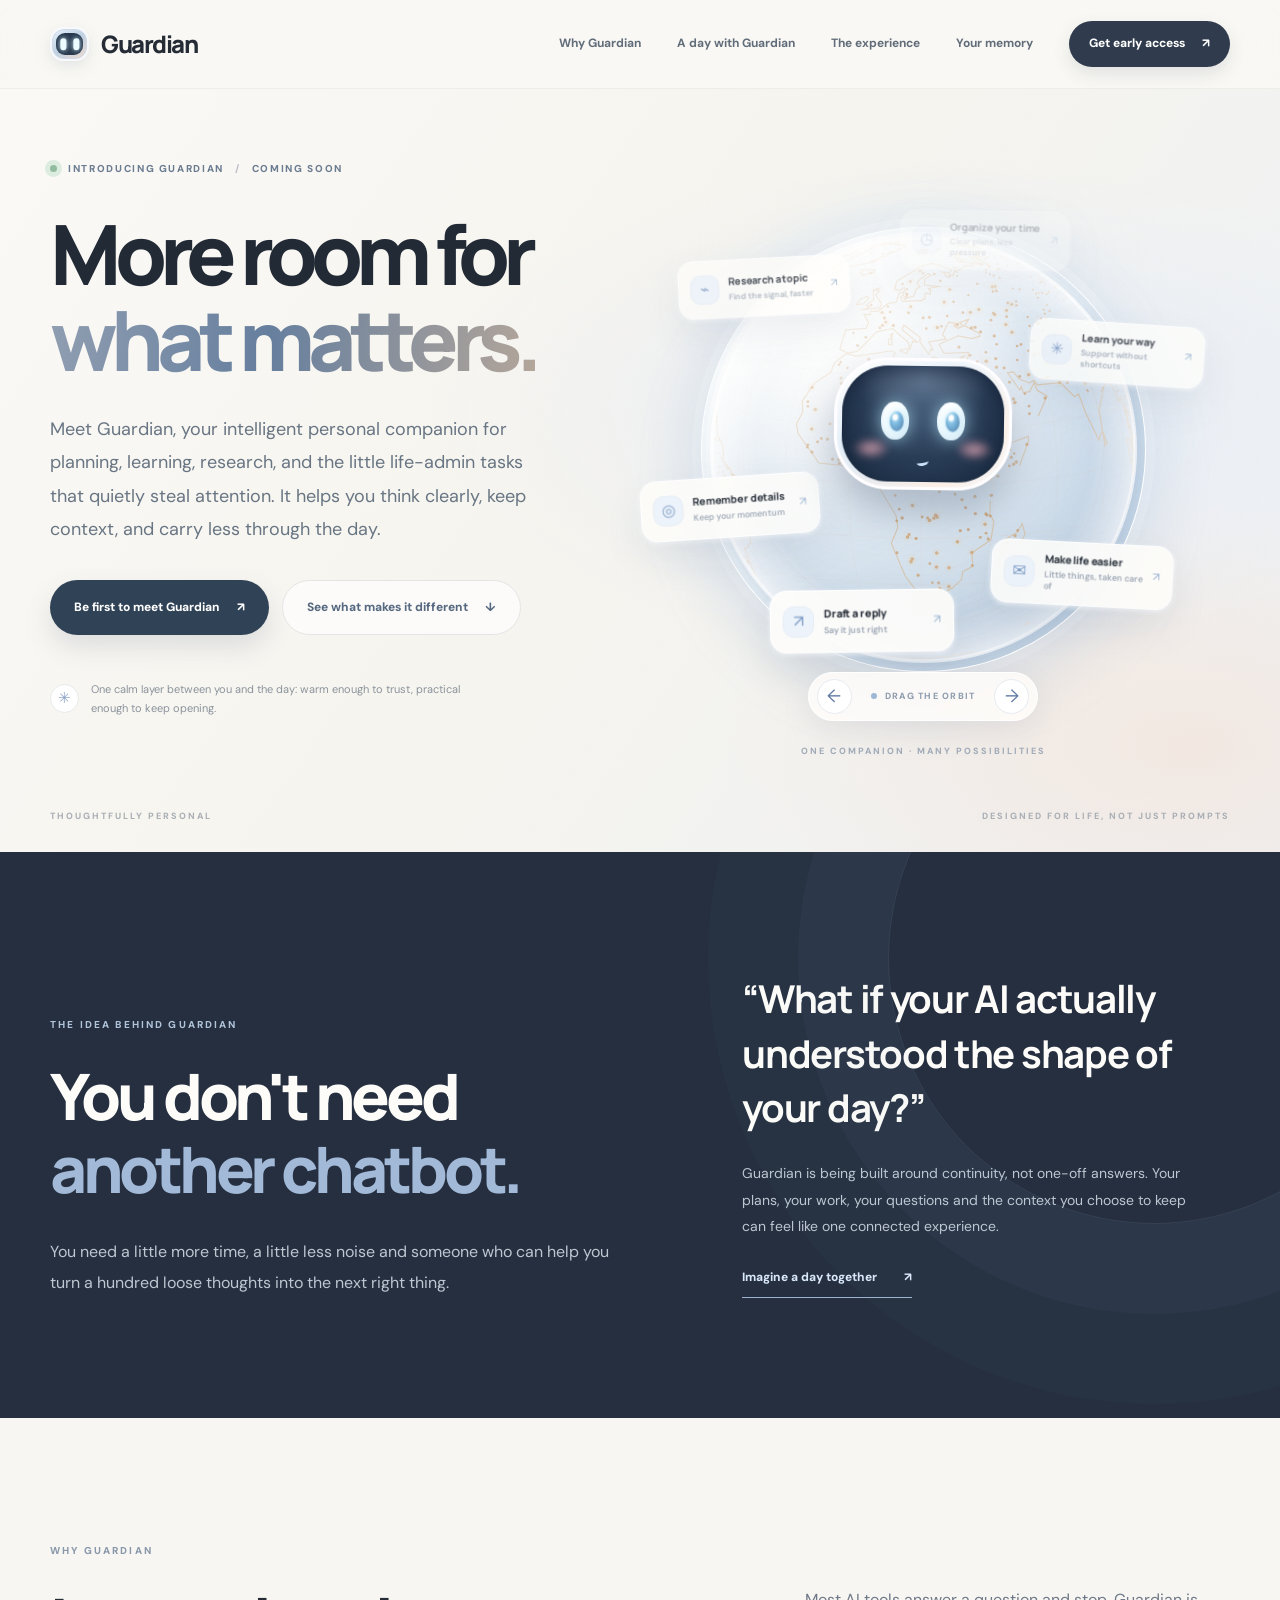
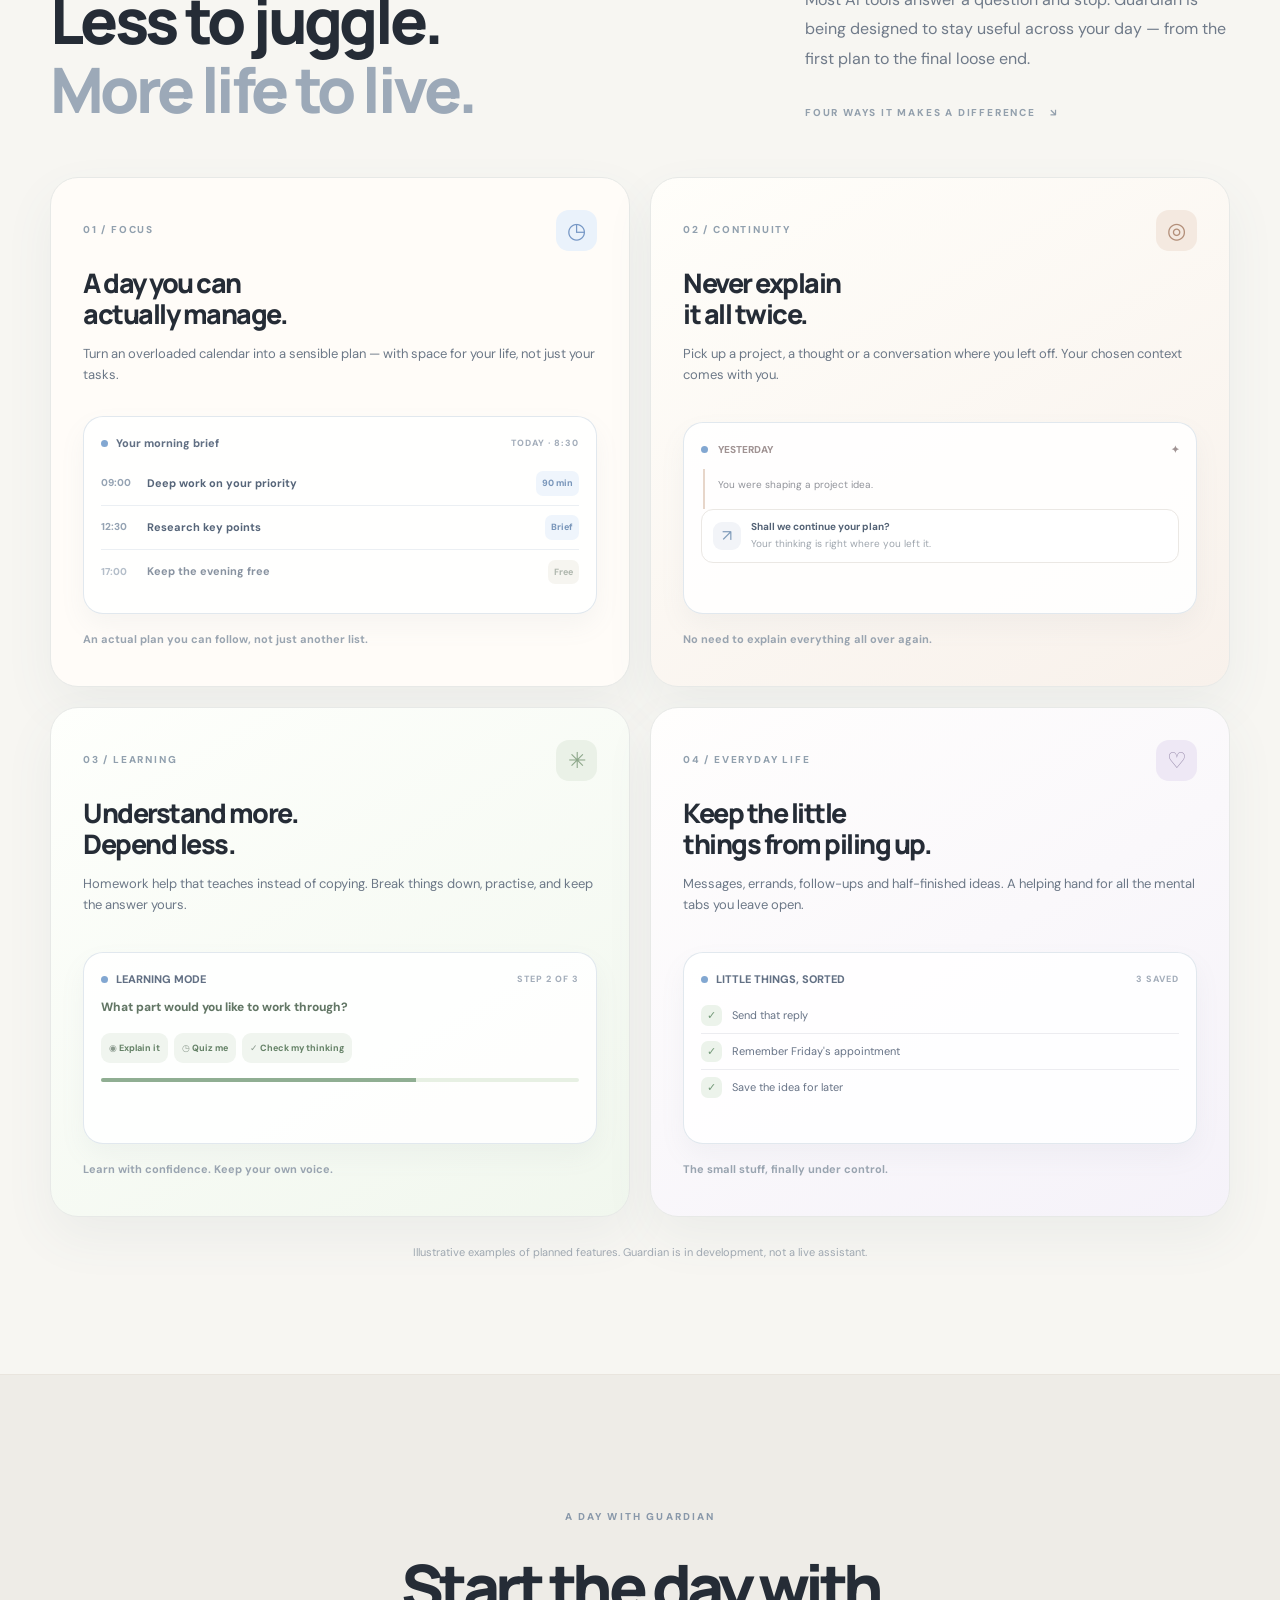
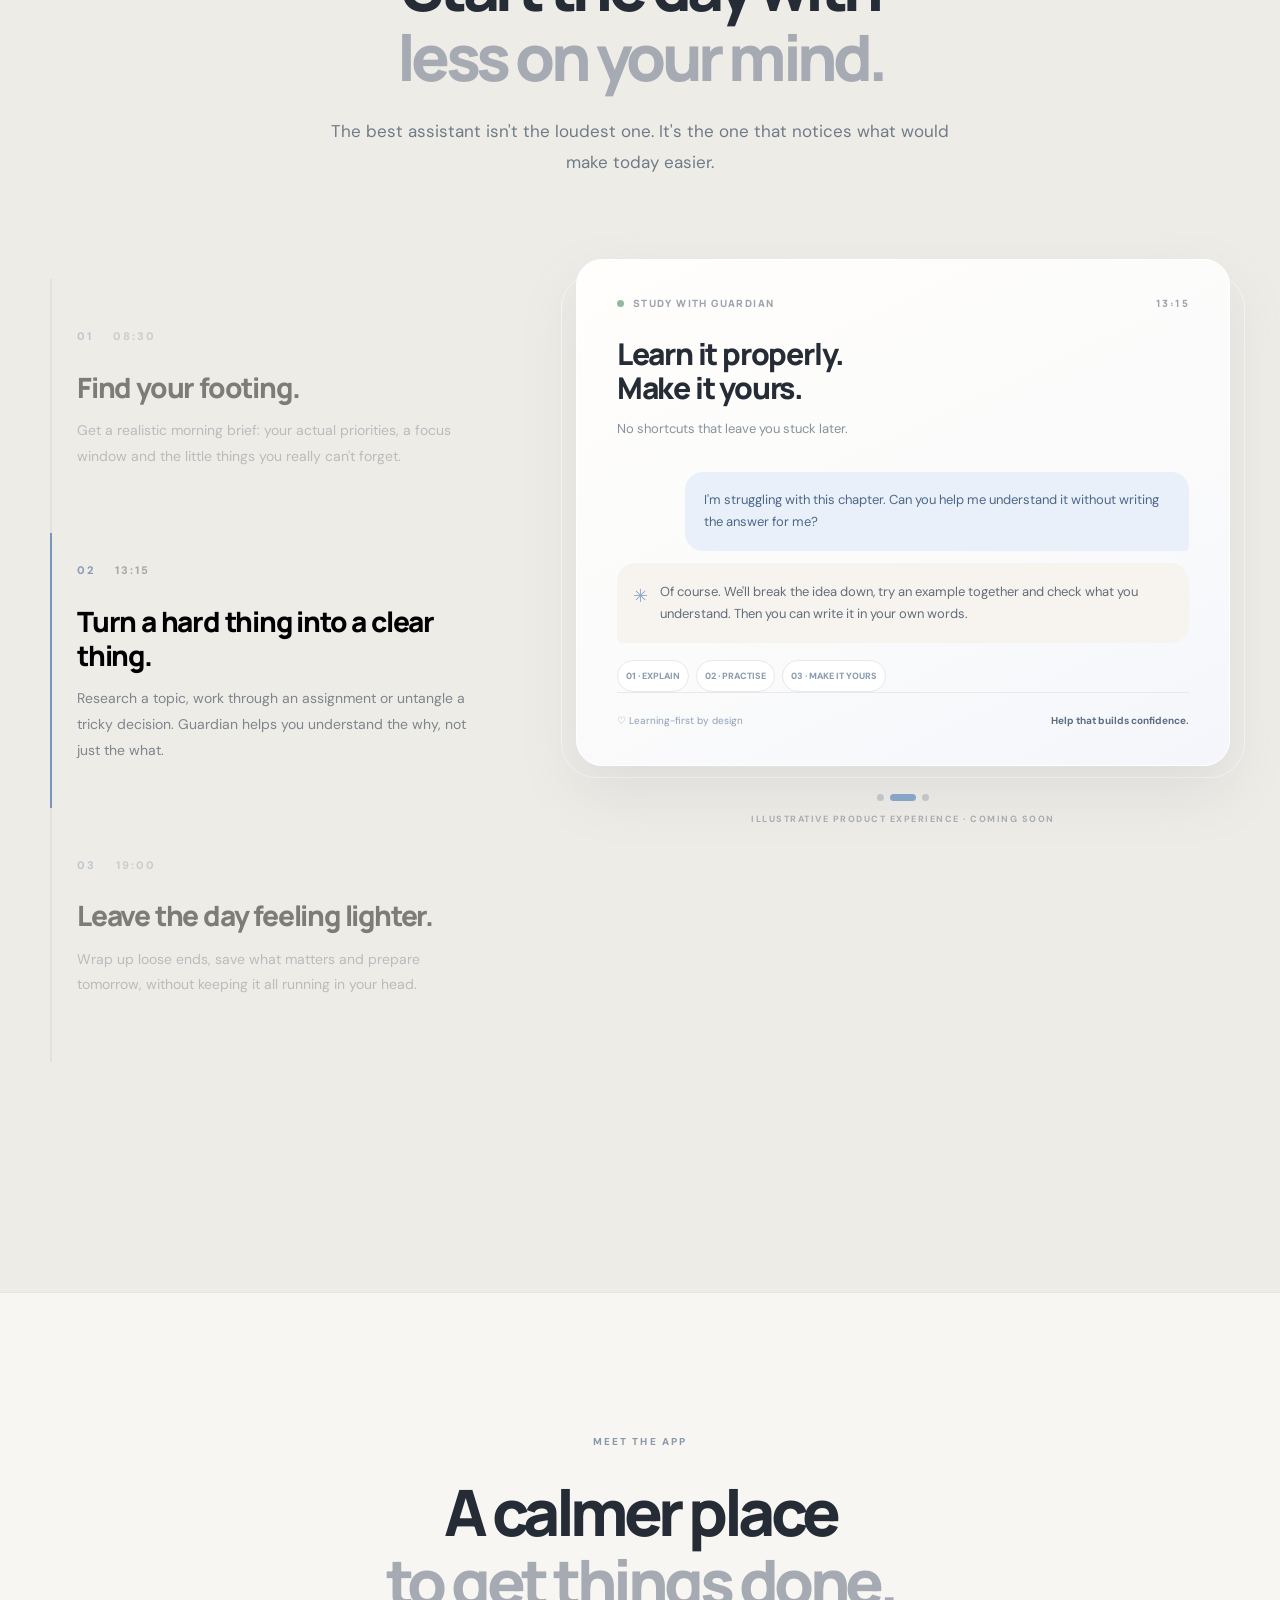
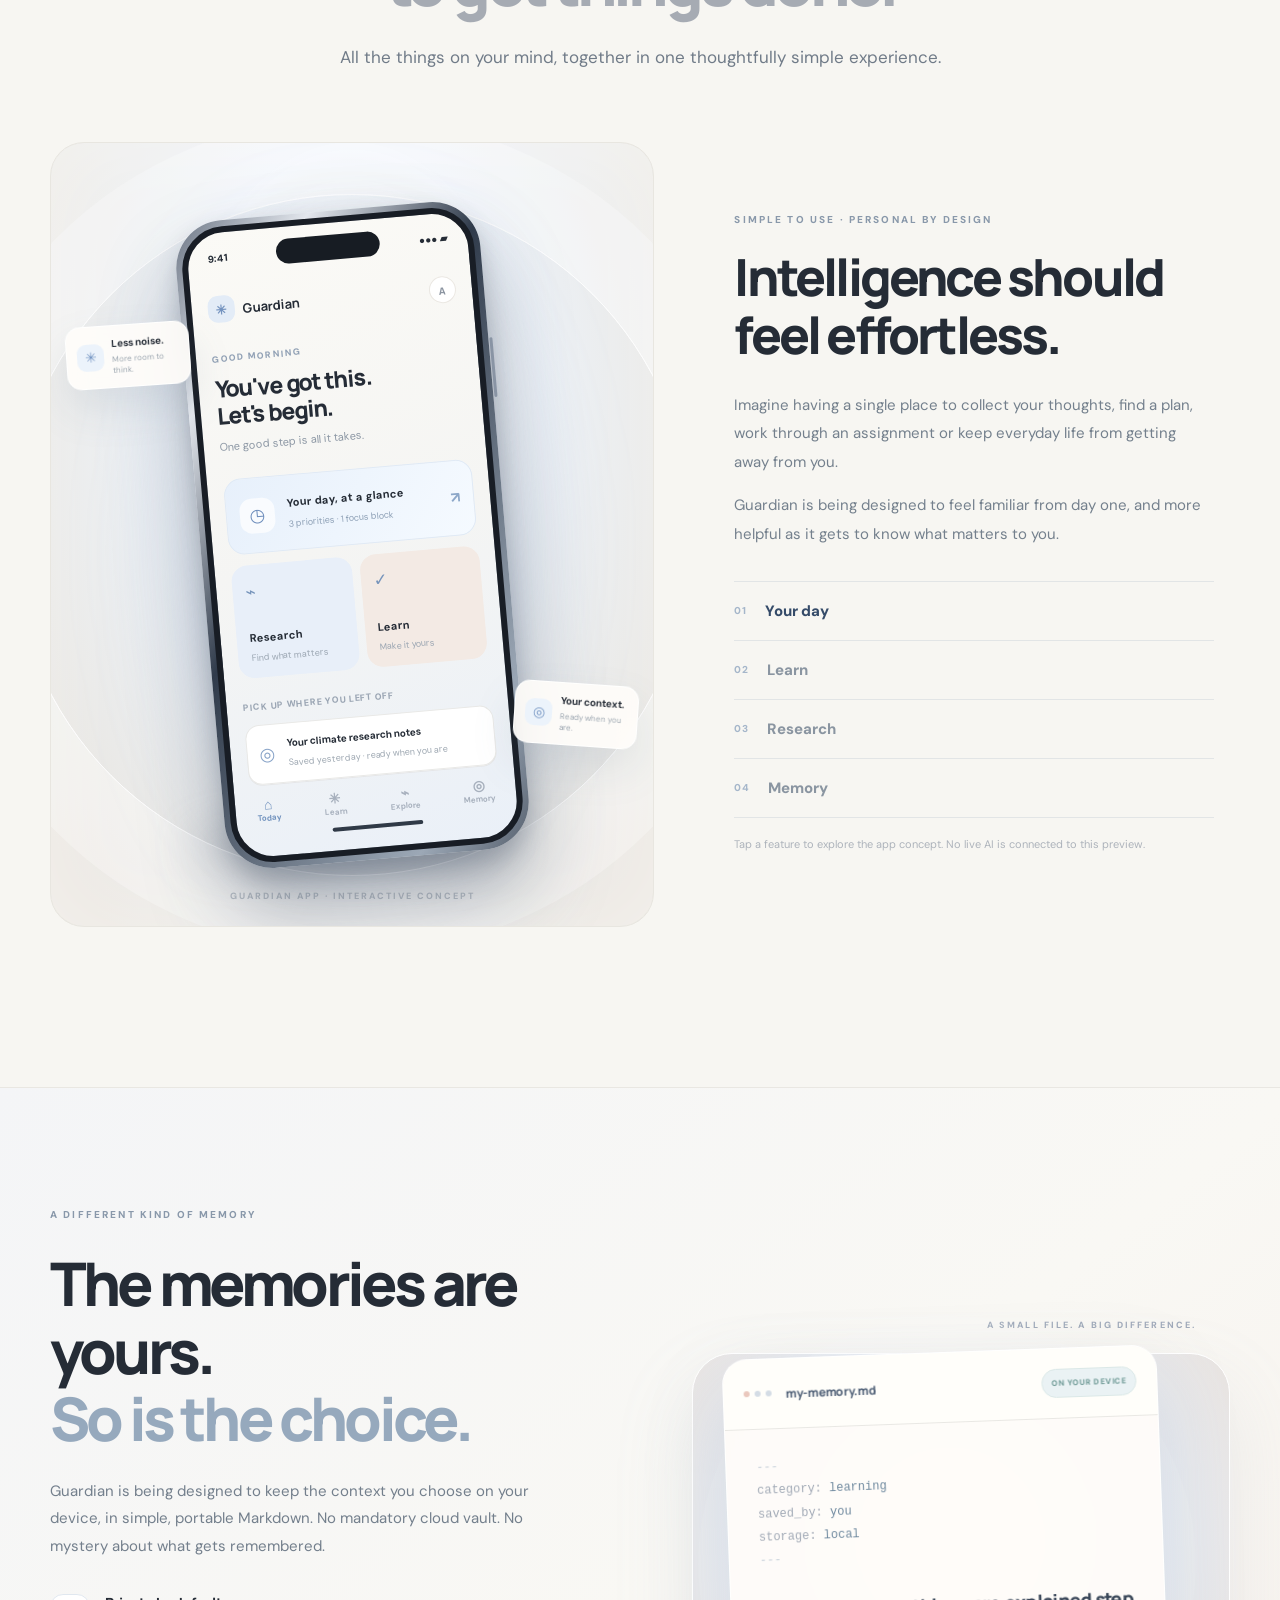
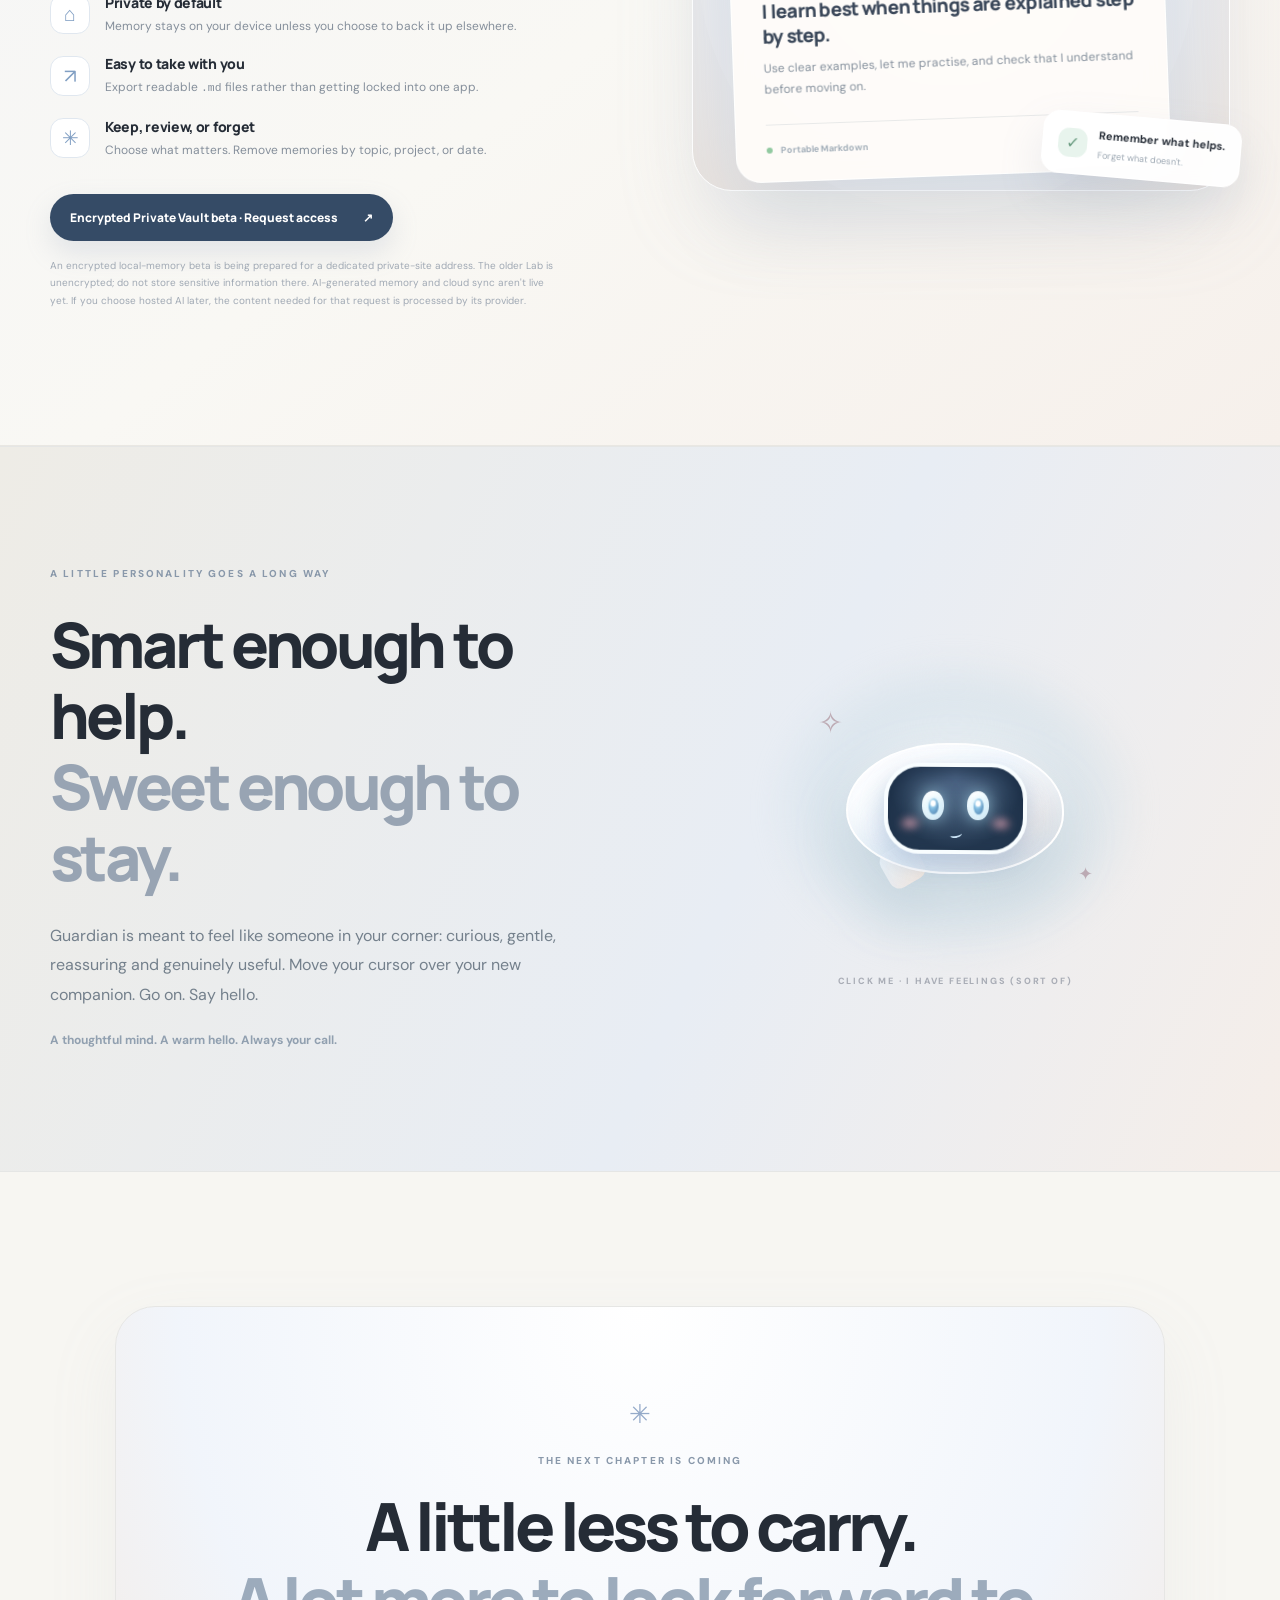
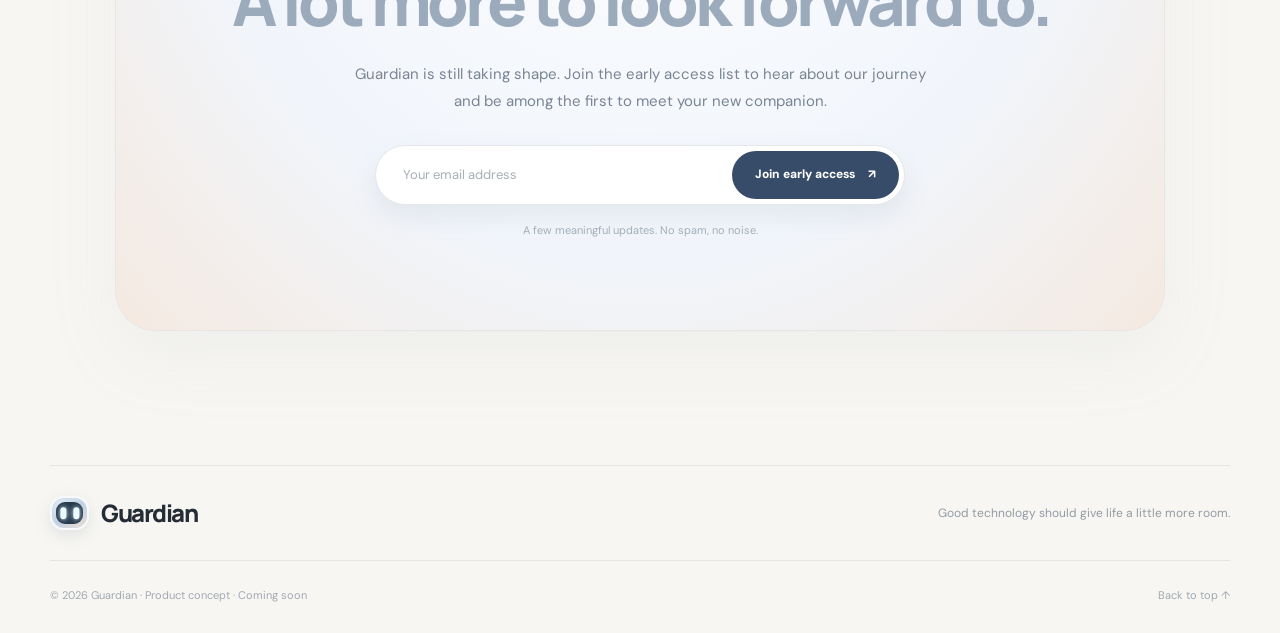
<file: index.html>
<!doctype html>
<html lang="en">
<head>
  <meta charset="UTF-8">
  <meta name="viewport" content="width=device-width, initial-scale=1">
  <meta name="theme-color" content="#f7f6f2">
  <meta name="description" content="Guardian is a more personal kind of AI companion. Less mental clutter. Clearer thinking. More room for real life. Coming soon.">
  <meta property="og:type" content="website">
  <meta property="og:title" content="Guardian — More room for what matters.">
  <meta property="og:description" content="One intelligent companion for the little tasks, the big questions and everything in between. Coming soon.">
  <meta property="og:image" content="assets/social-card.svg">
  <title>Guardian — More room for what matters. Coming soon.</title>
  <link rel="icon" type="image/svg+xml" href="assets/favicon.svg">
  <link rel="preconnect" href="https://fonts.googleapis.com">
  <link rel="preconnect" href="https://fonts.gstatic.com" crossorigin>
  <link href="https://fonts.googleapis.com/css2?family=DM+Sans:wght@400;500;600;700&family=Manrope:wght@400;500;600;700;800&display=swap" rel="stylesheet">
  <link rel="stylesheet" href="assets/styles.css">
<style>
/* Guardian local-first story — prototype feature, not yet a promise of shipped AI capabilities */
.memory-story-section{padding:120px 0 126px;background:linear-gradient(142deg,#f4f5f7 0%,#f9f8f4 52%,#f6f0eb 100%);border-block:1px solid #e9e7e2;overflow:hidden}
.memory-story-grid{display:grid;grid-template-columns:minmax(0,52%) minmax(0,48%);gap:42px;align-items:center}
.memory-story-copy{max-width:590px}.memory-story-copy h2{font:800 clamp(44px,4.7vw,67px)/1.12 var(--font-head);letter-spacing:-3.8px;margin:16px 0 25px}.memory-story-copy h2 em{font-style:normal;color:#96a9bd}.memory-story-lead{color:#737f8c;font-size:15px;line-height:1.85;max-width:520px}.memory-story-points{display:grid;gap:19px;margin:32px 0 34px}.memory-story-points>div{display:flex;align-items:center;gap:15px}.memory-mini-icon{display:grid;place-items:center;flex:0 0 40px;width:40px;height:40px;background:#fff;border:1px solid #e0e7ef;border-radius:13px;color:#819fc3;font-size:20px}.memory-story-points strong,.memory-story-points small{display:block}.memory-story-points strong{font:800 14px var(--font-head);letter-spacing:-.3px;margin-bottom:5px}.memory-story-points small{font-size:12px;line-height:1.55;color:#858f9b;max-width:420px}.memory-story-points code{font-family:ui-monospace,monospace;font-size:.95em}.memory-lab-link{display:inline-flex;align-items:center;gap:25px;padding:15px 20px;border-radius:999px;background:#354b66;color:#fff;font:800 12px var(--font-head);box-shadow:0 12px 28px #8395ab32;transition:background .2s,transform .2s}.memory-lab-link:hover{background:#47668b;transform:translateY(-2px)}.memory-story-note{font-size:10px;line-height:1.75;color:#a0a9b4;margin-top:16px;max-width:505px}.memory-stage{position:relative;min-height:540px;display:flex;align-items:center;justify-content:center}.memory-stage:before{content:"";position:absolute;inset:11% 0 8% 5%;border-radius:40px;background:radial-gradient(circle at 48% 43%,#fcfdff,#e7eef8 47%,#eadfd5 110%);border:1px solid #fff;box-shadow:0 34px 80px #a3b1c026}.memory-stage:after{content:"";position:absolute;width:390px;height:390px;border:1px solid #ffffff88;border-radius:50%;box-shadow:0 0 0 53px #ffffff15;pointer-events:none}.memory-stage-caption{position:absolute;top:24px;right:6%;font-size:9px;letter-spacing:2.1px;color:#a0aaba;font-weight:800}.memory-sample{position:relative;z-index:2;width:min(90%,435px);border:1px solid #ffffffee;border-radius:25px;background:#fffcf9ef;backdrop-filter:blur(20px);box-shadow:0 34px 80px #8295ac35;transform:rotate(-2.1deg);overflow:hidden}.memory-sample-header{display:flex;gap:14px;align-items:center;padding:20px 20px;border-bottom:1px solid #e9e8e4;background:#fffefa}.memory-window-dots{display:flex;gap:5px}.memory-window-dots i{height:6px;width:6px;border-radius:100%;background:#d4dce5}.memory-window-dots i:first-child{background:#eac8bd}.memory-sample-header strong{font:800 12px var(--font-head);letter-spacing:-.3px;color:#536379}.memory-file-pill{margin-left:auto;font-size:8px;font-weight:800;letter-spacing:.5px;background:#eaf2f4;border:1px solid #dbe8e7;color:#6d9995;padding:7px 9px;border-radius:20px}.memory-sample-body{padding:27px 30px 24px}.memory-line{display:block;font:500 12px/1.95 ui-monospace,SFMono-Regular,monospace;color:#6d889e}.memory-line b{color:#a1a9b6;font-weight:500}.memory-line.muted{color:#c5ced9}.memory-sample-body h3{font:800 19px/1.35 var(--font-head);letter-spacing:-.7px;margin:26px 0 8px;color:#3b485a}.memory-sample-body p{font-size:12px;line-height:1.75;color:#85909d}.memory-sample-divider{height:1px;background:#e8e9e9;margin:24px 0 18px}.memory-sample-meta{display:flex;align-items:center;justify-content:space-between;color:#a1adb8;font-size:9px;font-weight:700}.memory-sample-meta i{width:6px;height:6px;border-radius:50%;background:#91c9a0;display:inline-block;margin-right:6px}.memory-floating-chip{position:absolute;z-index:3;right:-2%;bottom:10%;display:flex;align-items:center;gap:11px;background:#ffffffef;border:1px solid #fff;padding:13px 15px;border-radius:17px;box-shadow:0 20px 44px #8294ad28;transform:rotate(5deg);backdrop-filter:blur(10px)}.memory-chip-mark{height:29px;width:29px;display:grid;place-items:center;background:#e8f4ed;color:#67997e;border-radius:11px}.memory-floating-chip strong,.memory-floating-chip small{display:block}.memory-floating-chip strong{font-size:11px;margin-bottom:3px}.memory-floating-chip small{color:#9ca7b2;font-size:9px}
@media(max-width:1100px){.memory-story-grid{grid-template-columns:1fr;gap:5px}.memory-story-copy{max-width:740px}.memory-stage{max-width:650px;width:100%;margin:auto}.memory-story-copy h2{font-size:clamp(44px,7vw,68px)}}
@media(max-width:640px){.memory-story-section{padding:76px 0 65px}.memory-story-copy h2{font-size:43px;letter-spacing:-2.4px}.memory-story-lead{font-size:13px}.memory-story-points{gap:18px;margin:26px 0}.memory-story-points small{font-size:11px}.memory-stage{min-height:400px}.memory-stage:before{inset:10% 0 4%}.memory-stage:after{width:290px;height:290px}.memory-sample{width:91%;transform:rotate(-1deg)}.memory-sample-body{padding:19px 21px}.memory-sample-body h3{font-size:16px}.memory-sample-header{padding:16px 13px}.memory-file-pill{font-size:7px}.memory-stage-caption{top:8px;right:5%}.memory-floating-chip{right:0;bottom:3%;transform:scale(.86) rotate(4deg);transform-origin:bottom right}.memory-story-note{font-size:10px}}
</style>
</head>
<body>
  <header class="site-header" id="top">
    <nav class="nav-shell container" aria-label="Main navigation">
      <a href="#top" class="brand" aria-label="Guardian homepage"><span class="brand-face" aria-hidden="true"><i class="mini-eye"></i><i class="mini-eye"></i></span><span>Guardian</span></a>
      <div class="nav-links" id="nav-links"><a href="#difference">Why Guardian</a><a href="#day">A day with Guardian</a><a href="#app">The experience</a><a href="#your-memory">Your memory</a></div>
      <a class="nav-cta" href="#early-access">Get early access <span aria-hidden="true">↗</span></a>
      <button class="menu-toggle" id="menu-toggle" type="button" aria-label="Open navigation" aria-expanded="false" aria-controls="nav-links"><span></span><span></span></button>
    </nav>
  </header>

  <main>
    <section class="hero" aria-labelledby="hero-title">
      <div class="hero-haze" aria-hidden="true"></div>
      <div class="container hero-grid">
        <div class="hero-copy">
          <p class="eyebrow"><span class="live-dot"></span> INTRODUCING GUARDIAN <span class="eyebrow-split">/</span> COMING SOON</p>
          <h1 id="hero-title">More room for<br><em>what matters.</em></h1>
          <p class="hero-lead">Meet Guardian, your intelligent personal companion for planning, learning, research, and the little life-admin tasks that quietly steal attention. It helps you think clearly, keep context, and carry less through the day.</p>
          <div class="hero-actions"><a href="#early-access" class="button button-primary">Be first to meet Guardian <span aria-hidden="true">↗</span></a><a href="#difference" class="button button-quiet">See what makes it different <span aria-hidden="true">↓</span></a></div>
          <div class="hero-trust"><span class="hero-trust-symbol">✳</span><span>One calm layer between you and the day: warm enough to trust, practical enough to keep opening.</span></div>
        </div>
        <div class="hero-visual" id="globe-interaction" tabindex="0" role="group" aria-label="Interactive Guardian globe. Drag the globe or use the arrow controls to explore planned capabilities.">
          <div class="orb-aura" aria-hidden="true"></div>
          <div class="orbit-track orbit-one" aria-hidden="true"></div><div class="orbit-track orbit-two" aria-hidden="true"></div>
          <div class="orb-shell" id="orb-glass"><canvas id="globe-canvas" aria-hidden="true"></canvas><div class="orb-sheen"></div></div>
          <div class="guardian-head guardian-face" id="guardian-head" data-guardian-face data-gaze="7" data-personality="hero" aria-hidden="true">
            <div class="head-inner"><div class="eyes"><span class="eye"><i class="pupil"></i></span><span class="eye"><i class="pupil"></i></span></div><span class="robot-cheek cheek-left"></span><span class="robot-cheek cheek-right"></span><span class="guardian-mouth"></span></div>
          </div>
          <span class="hero-face-thought" id="hero-face-thought" aria-hidden="true">Oh, hello! ♡</span>
          <div class="orbit-card orbit-card-a" id="orbit-card-a" role="button" tabindex="0" aria-label="Explore research assistance"><span class="orbit-card-icon">⌁</span><span class="orbit-card-content"><strong>Research a topic</strong><small>Find the signal, faster</small></span><span class="orbit-card-arrow">↗</span></div>
          <div class="orbit-card orbit-card-b" id="orbit-card-b" role="button" tabindex="0" aria-label="Explore personal planning"><span class="orbit-card-icon">◷</span><span class="orbit-card-content"><strong>Organize your time</strong><small>Clear plans, less pressure</small></span><span class="orbit-card-arrow">↗</span></div>
          <div class="orbit-card orbit-card-c" id="orbit-card-c" role="button" tabindex="0" aria-label="Explore learning support"><span class="orbit-card-icon">✳</span><span class="orbit-card-content"><strong>Learn your way</strong><small>Support without shortcuts</small></span><span class="orbit-card-arrow">↗</span></div>
          <div class="orbit-card orbit-card-d" id="orbit-card-d" role="button" tabindex="0" aria-label="Explore everyday support"><span class="orbit-card-icon">✉</span><span class="orbit-card-content"><strong>Make life easier</strong><small>Little things, taken care of</small></span><span class="orbit-card-arrow">↗</span></div>
          <div class="orbit-card orbit-card-e" id="orbit-card-e" role="button" tabindex="0" aria-label="Explore writing and replies"><span class="orbit-card-icon">↗</span><span class="orbit-card-content"><strong>Draft a reply</strong><small>Say it just right</small></span><span class="orbit-card-arrow">↗</span></div>
          <div class="orbit-card orbit-card-f" id="orbit-card-f" role="button" tabindex="0" aria-label="Explore long-term context"><span class="orbit-card-icon">◎</span><span class="orbit-card-content"><strong>Remember details</strong><small>Keep your momentum</small></span><span class="orbit-card-arrow">↗</span></div>
          <div class="globe-controls"><button id="globe-prev" type="button" aria-label="Previous capability">←</button><span><i></i> DRAG THE ORBIT</span><button id="globe-next" type="button" aria-label="Next capability">→</button></div>
          <span class="hero-visual-caption">ONE COMPANION · MANY POSSIBILITIES</span>
        </div>
      </div>
      <div class="hero-bottom-line container"><span>THOUGHTFULLY PERSONAL</span><span>DESIGNED FOR LIFE, NOT JUST PROMPTS</span></div>
    </section>

    <section class="contrast-section" aria-labelledby="contrast-title" id="difference">
      <div class="container contrast-grid">
        <div class="contrast-left reveal-on-scroll"><p class="section-label light-label">THE IDEA BEHIND GUARDIAN</p><h2 id="contrast-title">You don't need<br><em>another chatbot.</em></h2><p>You need a little more time, a little less noise and someone who can help you turn a hundred loose thoughts into the next right thing.</p></div>
        <div class="contrast-right reveal-on-scroll"><div class="contrast-quote">“What if your AI actually understood the shape of your day?”</div><p>Guardian is being built around continuity, not one-off answers. Your plans, your work, your questions and the context you choose to keep can feel like one connected experience.</p><a href="#day" class="inline-link light-link">Imagine a day together <span>↗</span></a></div>
      </div>
    </section>

    <section class="value-section section-pad container" aria-labelledby="value-title">
      <div class="value-intro reveal-on-scroll"><div><p class="section-label">WHY GUARDIAN</p><h2 id="value-title">Less to juggle.<br><em>More life to live.</em></h2></div><div class="value-intro-aside"><p>Most AI tools answer a question and stop. Guardian is being designed to stay useful across your day — from the first plan to the final loose end.</p><span>FOUR WAYS IT MAKES A DIFFERENCE <span aria-hidden="true">↘</span></span></div></div>
      <div class="value-grid">
        <article class="value-item value-focus reveal-on-scroll">
          <div class="value-upper"><span class="value-count">01 / FOCUS</span><span class="value-mark" aria-hidden="true">◷</span></div>
          <h3>A day you can<br>actually manage.</h3><p>Turn an overloaded calendar into a sensible plan — with space for your life, not just your tasks.</p>
          <div class="value-art value-focus-art" aria-label="Example of a daily plan">
            <div class="mini-art-head"><span class="art-led"></span> Your morning brief <span class="art-aside">TODAY · 8:30</span></div>
            <div class="art-schedule"><span>09:00</span><strong>Deep work on your priority</strong><i>90 min</i></div>
            <div class="art-schedule"><span>12:30</span><strong>Research key points</strong><i>Brief</i></div>
            <div class="art-schedule muted"><span>17:00</span><strong>Keep the evening free</strong><i>Free</i></div>
          </div><span class="value-signoff">An actual plan you can follow, not just another list.</span>
        </article>
        <article class="value-item value-continuity reveal-on-scroll">
          <div class="value-upper"><span class="value-count">02 / CONTINUITY</span><span class="value-mark" aria-hidden="true">◎</span></div>
          <h3>Never explain<br>it all twice.</h3><p>Pick up a project, a thought or a conversation where you left off. Your chosen context comes with you.</p>
          <div class="value-art value-context-art" aria-label="Example of personal context continuity">
            <div class="context-topline"><span class="context-dot"></span> YESTERDAY <span>✦</span></div>
            <div class="context-line">You were shaping a project idea.</div>
            <div class="context-connector" aria-hidden="true"></div>
            <div class="context-resume"><span>↗</span><div><strong>Shall we continue your plan?</strong><small>Your thinking is right where you left it.</small></div></div>
          </div><span class="value-signoff">No need to explain everything all over again.</span>
        </article>
        <article class="value-item value-learning reveal-on-scroll">
          <div class="value-upper"><span class="value-count">03 / LEARNING</span><span class="value-mark" aria-hidden="true">✳</span></div>
          <h3>Understand more.<br>Depend less.</h3><p>Homework help that teaches instead of copying. Break things down, practise, and keep the answer yours.</p>
          <div class="value-art value-learn-art" aria-label="Example of a learning coach">
            <div class="mini-art-head"><span class="art-led"></span> LEARNING MODE <span class="art-aside">STEP 2 OF 3</span></div>
            <div class="learning-question">What part would you like to work through?</div>
            <div class="learning-modes"><span>◉ <strong>Explain it</strong></span><span>◷ <strong>Quiz me</strong></span><span>✓ <strong>Check my thinking</strong></span></div>
            <div class="learning-progress"><span></span></div>
          </div><span class="value-signoff">Learn with confidence. Keep your own voice.</span>
        </article>
        <article class="value-item value-life reveal-on-scroll">
          <div class="value-upper"><span class="value-count">04 / EVERYDAY LIFE</span><span class="value-mark" aria-hidden="true">♡</span></div>
          <h3>Keep the little<br>things from piling up.</h3><p>Messages, errands, follow-ups and half-finished ideas. A helping hand for all the mental tabs you leave open.</p>
          <div class="value-art value-life-art" aria-label="Example of everyday life help">
            <div class="mini-art-head"><span class="art-led"></span> LITTLE THINGS, SORTED <span class="art-aside">3 SAVED</span></div>
            <div class="life-tick"><span>✓</span> Send that reply</div>
            <div class="life-tick"><span>✓</span> Remember Friday's appointment</div>
            <div class="life-tick"><span>✓</span> Save the idea for later</div>
          </div><span class="value-signoff">The small stuff, finally under control.</span>
        </article>
      </div>
      <p class="values-footnote">Illustrative examples of planned features. Guardian is in development, not a live assistant.</p>
    </section>

    <section class="day-section" id="day" aria-labelledby="day-title">
      <div class="container day-heading reveal-on-scroll"><p class="section-label">A DAY WITH GUARDIAN</p><h2 id="day-title">Start the day with<br><em>less on your mind.</em></h2><p>The best assistant isn't the loudest one. It's the one that notices what would make today easier.</p></div>
      <div class="container day-grid">
        <div class="day-steps">
          <button class="day-step is-active" data-story-step="0" type="button"><span class="day-num">01 <i>08:30</i></span><h3>Find your footing.</h3><p>Get a realistic morning brief: your actual priorities, a focus window and the little things you really can't forget.</p></button>
          <button class="day-step" data-story-step="1" type="button"><span class="day-num">02 <i>13:15</i></span><h3>Turn a hard thing into a clear thing.</h3><p>Research a topic, work through an assignment or untangle a tricky decision. Guardian helps you understand the why, not just the what.</p></button>
          <button class="day-step" data-story-step="2" type="button"><span class="day-num">03 <i>19:00</i></span><h3>Leave the day feeling lighter.</h3><p>Wrap up loose ends, save what matters and prepare tomorrow, without keeping it all running in your head.</p></button>
        </div>
        <div class="day-showcase">
          <div class="day-showcase-sticky">
            <div class="story-panel is-active" data-story-panel="0">
              <div class="story-panel-head"><span><i class="status-tiny"></i> GOOD MORNING</span><span>08:30</span></div>
              <h3>Morning. Let's make<br>today feel manageable.</h3>
              <p class="story-panel-sub">Three things worth your attention. Everything else can wait.</p>
              <div class="morning-list"><div class="morning-item"><span class="morning-time">09:00</span><div><strong>Finish your project outline</strong><small>90 minutes of focus time</small></div><span class="morning-tag">PRIORITY</span></div><div class="morning-item"><span class="morning-time">13:15</span><div><strong>Review your research brief</strong><small>The important ideas, organized</small></div><span class="morning-tag pale">READY</span></div><div class="morning-item"><span class="morning-time">17:30</span><div><strong>Pay a bill · pick up groceries</strong><small>Two small things off your mind</small></div><span class="morning-tag pale">LIFE</span></div></div>
              <div class="story-panel-foot"><span>✦ Guardian's suggestion</span><b>Protect the morning for your most important work.</b></div>
            </div>
            <div class="story-panel" data-story-panel="1">
              <div class="story-panel-head"><span><i class="status-tiny"></i> STUDY WITH GUARDIAN</span><span>13:15</span></div>
              <h3>Learn it properly.<br>Make it yours.</h3>
              <p class="story-panel-sub">No shortcuts that leave you stuck later.</p>
              <div class="story-user-msg">I'm struggling with this chapter. Can you help me understand it without writing the answer for me?</div>
              <div class="story-ai-msg"><span class="story-ai-icon">✳</span><div>Of course. We'll break the idea down, try an example together and check what you understand. Then you can write it in your own words.</div></div>
              <div class="study-method"><span>01 · EXPLAIN</span><span>02 · PRACTISE</span><span>03 · MAKE IT YOURS</span></div>
              <div class="story-panel-foot"><span>♡ Learning-first by design</span><b>Help that builds confidence.</b></div>
            </div>
            <div class="story-panel" data-story-panel="2">
              <div class="story-panel-head"><span><i class="status-tiny"></i> EVENING RECAP</span><span>19:00</span></div>
              <h3>A little closure<br>goes a long way.</h3>
              <p class="story-panel-sub">A clear ending to your day, and a calmer start to the next.</p>
              <div class="evening-item"><span>✓</span><div><strong>The important things are done</strong><small>Project outline finished · messages replied to</small></div></div>
              <div class="evening-item"><span>◎</span><div><strong>Useful notes saved</strong><small>Your chosen context is ready for next time</small></div></div>
              <div class="evening-item"><span>☾</span><div><strong>Tomorrow is already taking shape</strong><small>One priority, two reminders, and room to breathe</small></div></div>
              <div class="story-panel-foot"><span>✦ Guardian's thought</span><b>You can switch off now.</b></div>
            </div>
            <div class="story-dots" aria-label="Story progress"><span class="is-active"></span><span></span><span></span></div>
            <p class="concept-label">ILLUSTRATIVE PRODUCT EXPERIENCE · COMING SOON</p>
          </div>
        </div>
      </div>
    </section>

    <section class="product-section section-pad container" id="app" aria-labelledby="app-title">
      <div class="section-heading center reveal-on-scroll"><p class="section-label">MEET THE APP</p><h2 id="app-title">A calmer place<br><em>to get things done.</em></h2><p>All the things on your mind, together in one thoughtfully simple experience.</p></div>
      <div class="app-demo-grid">
        <div class="app-demo-stage reveal-on-scroll">
          <div class="phone-halo"></div><div class="phone-shadow"></div>
          <div class="device-frame" aria-label="Interactive concept of the Guardian mobile application">
            <div class="device-screen"><div class="device-island"></div><div class="device-status"><span>9:41</span><span>●●● ▰</span></div>
              <div class="app-topline"><span class="app-mark">✳</span><strong>Guardian</strong><span class="app-avatar">A</span></div>
              <div class="app-screen-stack">
                <div class="app-screen is-active" data-app-screen="today"><p class="app-greeting">GOOD MORNING</p><h3>You've got this.<br>Let's begin.</h3><p class="app-welcome">One good step is all it takes.</p><div class="app-primary-action"><span class="app-action-glyph">◷</span><div><strong>Your day, at a glance</strong><small>3 priorities · 1 focus block</small></div><b>↗</b></div><div class="app-tile-row"><div class="app-tile"><span>⌁</span><strong>Research</strong><small>Find what matters</small></div><div class="app-tile warm"><span>✓</span><strong>Learn</strong><small>Make it yours</small></div></div><div class="app-mini-heading">PICK UP WHERE YOU LEFT OFF</div><div class="app-recent"><span>◎</span><div><strong>Your climate research notes</strong><small>Saved yesterday · ready when you are</small></div></div></div>
                <div class="app-screen" data-app-screen="learn"><p class="app-greeting">LEARNING SPACE</p><h3>Understand more.<br>Feel confident.</h3><p class="app-welcome">Let's work through it together.</p><div class="app-study-card"><span>YOUR NEXT STEP</span><h4>Explain it to me like I'm new to this.</h4><p>Start with an explanation, practise with examples and check your understanding before moving on.</p><div class="app-study-tags"><i>Explain</i><i>Practise</i><i>My words</i></div></div><div class="app-recent"><span>♡</span><div><strong>Your thinking stays yours.</strong><small>Learning-first support is part of the vision.</small></div></div></div>
                <div class="app-screen" data-app-screen="explore"><p class="app-greeting">DEEP DIVE</p><h3>Curiosity looks<br>good on you.</h3><p class="app-welcome">From a big question to a clear answer.</p><div class="app-study-card explore"><span>RESEARCH BRIEF</span><h4>Make sense of a complicated topic.</h4><p>Ask a question, compare points of view and turn the useful information into something you can act on.</p><div class="app-study-tags"><i>Key ideas</i><i>Sources</i><i>Next steps</i></div></div><div class="app-recent"><span>⌁</span><div><strong>Less tab chaos.</strong><small>Keep your research connected.</small></div></div></div>
                <div class="app-screen" data-app-screen="memory"><p class="app-greeting">YOUR CONTEXT</p><h3>Good things<br>are worth keeping.</h3><p class="app-welcome">Your work. Your choices. Your memory.</p><div class="app-study-card memory"><span>CONTINUITY</span><h4>Pick up right where you left off.</h4><p>Keep the details you choose to remember, review your context and decide what stays.</p><div class="app-study-tags"><i>Your choices</i><i>Review</i><i>Control</i></div></div><div class="app-recent"><span>◎</span><div><strong>Personal, not presumptuous.</strong><small>A memory experience designed around you.</small></div></div></div>
              </div>
              <div class="app-compose"><span>Ask Guardian anything…</span><i>↗</i></div>
              <div class="app-bottom-nav"><button type="button" class="is-active" data-app-nav="today">⌂<small>Today</small></button><button type="button" data-app-nav="learn">✳<small>Learn</small></button><button type="button" data-app-nav="explore">⌁<small>Explore</small></button><button type="button" data-app-nav="memory">◎<small>Memory</small></button></div>
              <div class="home-indicator"></div>
            </div>
          </div>
          <div class="floating-interface floating-interface-a"><span>✳</span><div><strong>Less noise.</strong><small>More room to think.</small></div></div>
          <div class="floating-interface floating-interface-b"><span>◎</span><div><strong>Your context.</strong><small>Ready when you are.</small></div></div>
          <span class="app-stage-caption">GUARDIAN APP · INTERACTIVE CONCEPT</span>
        </div>
        <div class="app-demo-copy reveal-on-scroll"><span class="section-label">SIMPLE TO USE · PERSONAL BY DESIGN</span><h3>Intelligence should feel effortless.</h3><p>Imagine having a single place to collect your thoughts, find a plan, work through an assignment or keep everyday life from getting away from you.</p><p>Guardian is being designed to feel familiar from day one, and more helpful as it gets to know what matters to you.</p><div class="screen-select" role="tablist" aria-label="Explore Guardian app concept screens"><button type="button" role="tab" aria-selected="true" class="is-active" data-phone-tab="today"><span>01</span> Your day</button><button type="button" role="tab" aria-selected="false" data-phone-tab="learn"><span>02</span> Learn</button><button type="button" role="tab" aria-selected="false" data-phone-tab="explore"><span>03</span> Research</button><button type="button" role="tab" aria-selected="false" data-phone-tab="memory"><span>04</span> Memory</button></div><p class="concept-note">Tap a feature to explore the app concept. No live AI is connected to this preview.</p></div>
      </div>
    </section>

        <section class="memory-story-section" id="your-memory" aria-labelledby="memory-story-title">
      <div class="container memory-story-grid">
        <div class="memory-story-copy reveal-on-scroll">
          <p class="section-label">A DIFFERENT KIND OF MEMORY</p>
          <h2 id="memory-story-title">The memories are yours.<br><em>So is the choice.</em></h2>
          <p class="memory-story-lead">Guardian is being designed to keep the context you choose on your device, in simple, portable Markdown. No mandatory cloud vault. No mystery about what gets remembered.</p>
          <div class="memory-story-points">
            <div><span class="memory-mini-icon">⌂</span><div><strong>Private by default</strong><small>Memory stays on your device unless you choose to back it up elsewhere.</small></div></div>
            <div><span class="memory-mini-icon">↗</span><div><strong>Easy to take with you</strong><small>Export readable <code>.md</code> files rather than getting locked into one app.</small></div></div>
            <div><span class="memory-mini-icon">✳</span><div><strong>Keep, review, or forget</strong><small>Choose what matters. Remove memories by topic, project, or date.</small></div></div>
          </div>
          <a class="memory-lab-link" href="#early-access">Encrypted Private Vault beta · Request access <span aria-hidden="true">↗</span></a>
          <p class="memory-story-note">An encrypted local-memory beta is being prepared for a dedicated private-site address. The older Lab is unencrypted; do not store sensitive information there. AI-generated memory and cloud sync aren't live yet. If you choose hosted AI later, the content needed for that request is processed by its provider.</p>
        </div>
        <div class="memory-stage reveal-on-scroll" aria-label="Illustration of a portable Guardian Markdown memory file">
          <span class="memory-stage-caption">A SMALL FILE. A BIG DIFFERENCE.</span>
          <div class="memory-sample">
            <div class="memory-sample-header"><span class="memory-window-dots"><i></i><i></i><i></i></span><strong>my-memory.md</strong><span class="memory-file-pill">ON YOUR DEVICE</span></div>
            <div class="memory-sample-body">
              <span class="memory-line muted">---</span>
              <span class="memory-line"><b>category:</b> learning</span>
              <span class="memory-line"><b>saved_by:</b> you</span>
              <span class="memory-line"><b>storage:</b> local</span>
              <span class="memory-line muted">---</span>
              <h3>I learn best when things are explained step by step.</h3>
              <p>Use clear examples, let me practise, and check that I understand before moving on.</p>
              <div class="memory-sample-divider"></div>
              <div class="memory-sample-meta"><span><i></i> Portable Markdown</span><span>1.1 KB · example</span></div>
            </div>
          </div>
          <div class="memory-floating-chip"><span class="memory-chip-mark">✓</span><span><strong>Remember what helps.</strong><small>Forget what doesn't.</small></span></div>
        </div>
      </div>
    </section>

    <section class="meet-section" id="meet" aria-labelledby="meet-title">
      <div class="container meet-grid">
        <div class="meet-copy reveal-on-scroll"><p class="section-label">A LITTLE PERSONALITY GOES A LONG WAY</p><h2 id="meet-title">Smart enough to help.<br><em>Sweet enough to stay.</em></h2><p>Guardian is meant to feel like someone in your corner: curious, gentle, reassuring and genuinely useful. Move your cursor over your new companion. Go on. Say hello.</p><div class="meet-signature">A thoughtful mind. A warm hello. Always your call.</div></div>
        <div class="meet-demo reveal-on-scroll"><div class="meet-demo-glow"></div><div class="meet-spark meet-spark-a">✧</div><div class="meet-spark meet-spark-b">✦</div><button type="button" class="guardian-cloud" id="guardian-cloud" aria-label="Say hello to Guardian"><span class="cloud-face guardian-face" data-guardian-face data-personality="cloud" data-gaze="4.8"><span class="cloud-eyes"><span class="eye"><i class="pupil"></i></span><span class="eye"><i class="pupil"></i></span></span><span class="cloud-blush blush-one"></span><span class="cloud-blush blush-two"></span><span class="guardian-mouth"></span></span></button><span class="cloud-thought" id="cloud-thought" aria-hidden="true">Hi, you ♡</span><span class="meet-demo-caption">CLICK ME · I HAVE FEELINGS (SORT OF)</span></div>
      </div>
    </section>

    <section class="waitlist-section container" id="early-access" aria-labelledby="waitlist-title"><div class="waitlist-inner"><div class="waitlist-spark">✳</div><p class="section-label">THE NEXT CHAPTER IS COMING</p><h2 id="waitlist-title">A little less to carry.<br><em>A lot more to look forward to.</em></h2><p>Guardian is still taking shape. Join the early access list to hear about our journey and be among the first to meet your new companion.</p><form id="waitlist-form" class="waitlist-form"><label class="sr-only" for="waitlist-email">Your email address</label><input id="waitlist-email" name="email" type="email" autocomplete="email" placeholder="Your email address" required maxlength="254"><input class="honeypot" type="text" name="website" tabindex="-1" autocomplete="off" aria-hidden="true"><button type="submit">Join early access <span>↗</span></button></form><p class="form-status" id="form-status" role="status" aria-live="polite">A few meaningful updates. No spam, no noise.</p></div></section>
  </main>
  <footer class="site-footer container"><div class="footer-main"><a href="#top" class="brand" aria-label="Guardian homepage"><span class="brand-face" aria-hidden="true"><i class="mini-eye"></i><i class="mini-eye"></i></span><span>Guardian</span></a><p>Good technology should give life a little more room.</p></div><div class="footer-meta"><span>© <span id="footer-year">2026</span> Guardian · Product concept · Coming soon</span><a href="#top">Back to top ↑</a></div></footer>
  <script src="assets/world-data.js" defer></script>
  <script src="assets/app.js" defer></script>
</body>
</html>
</file>
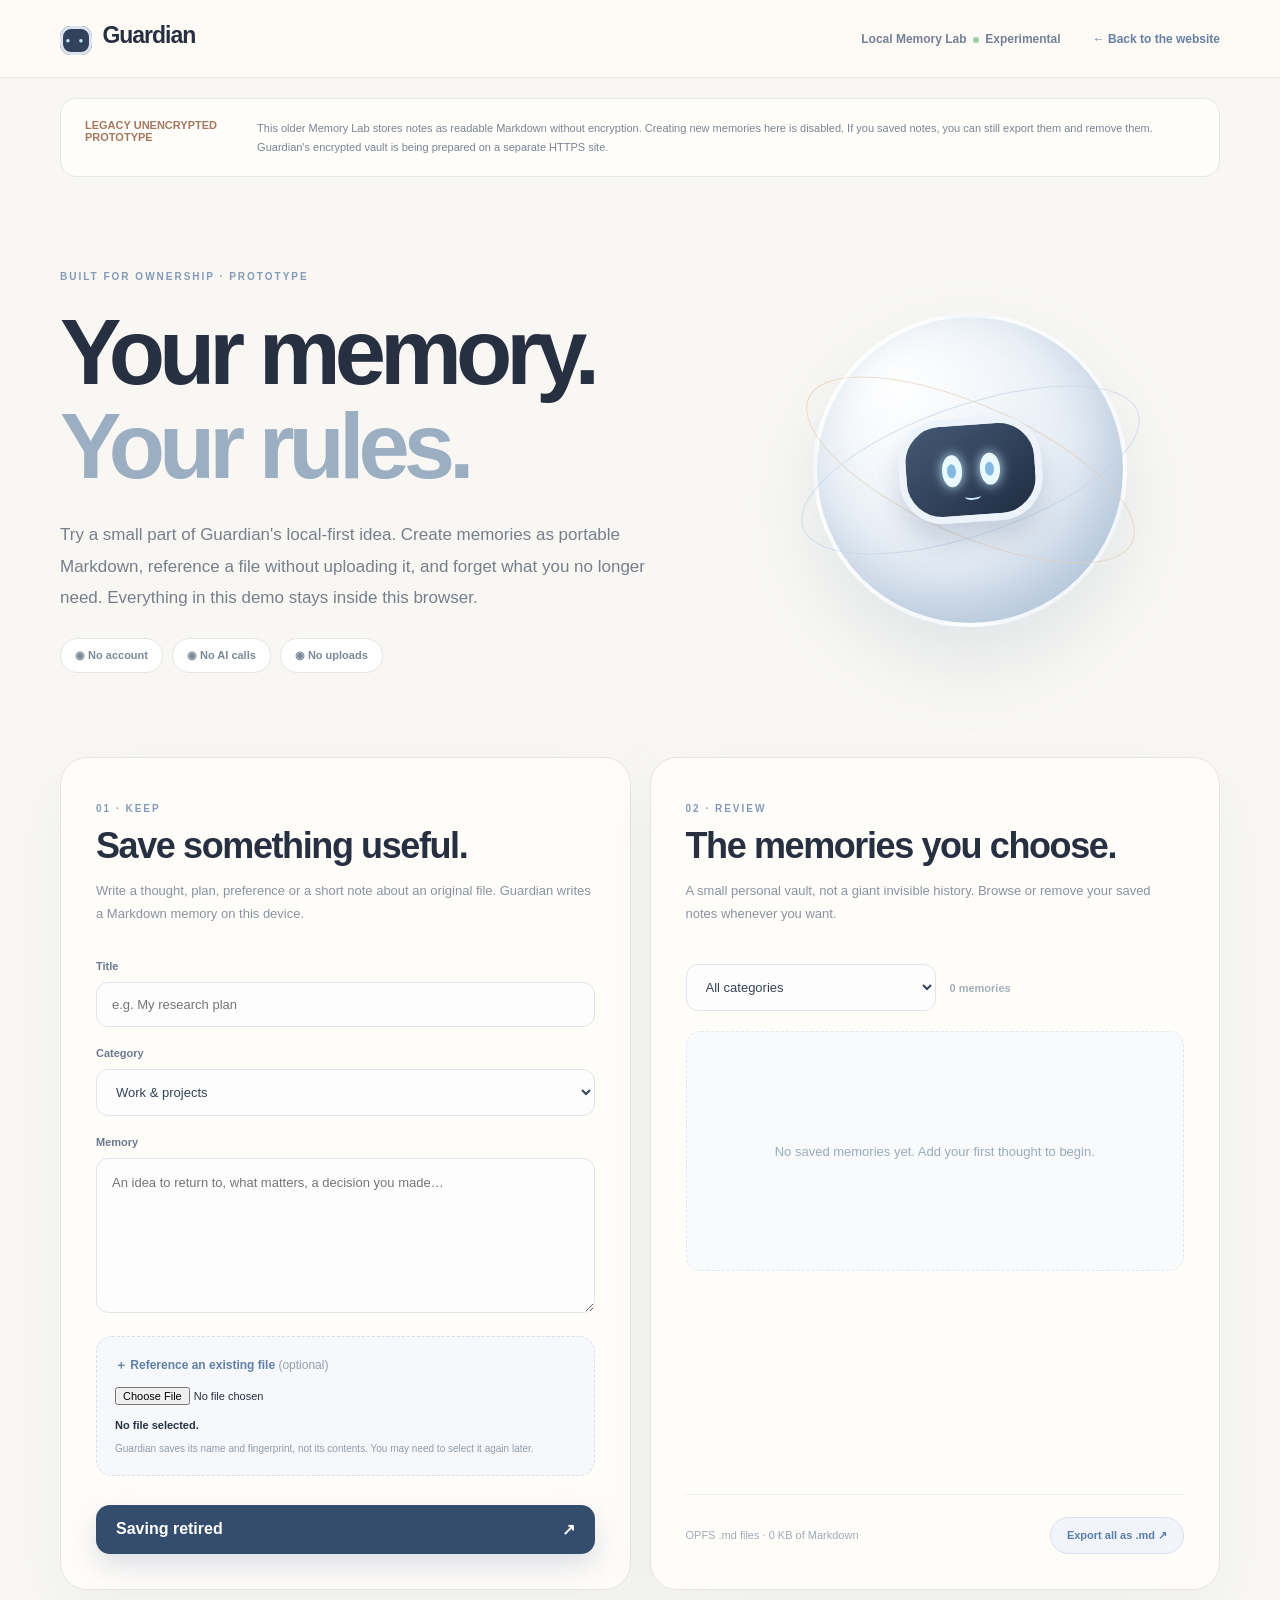
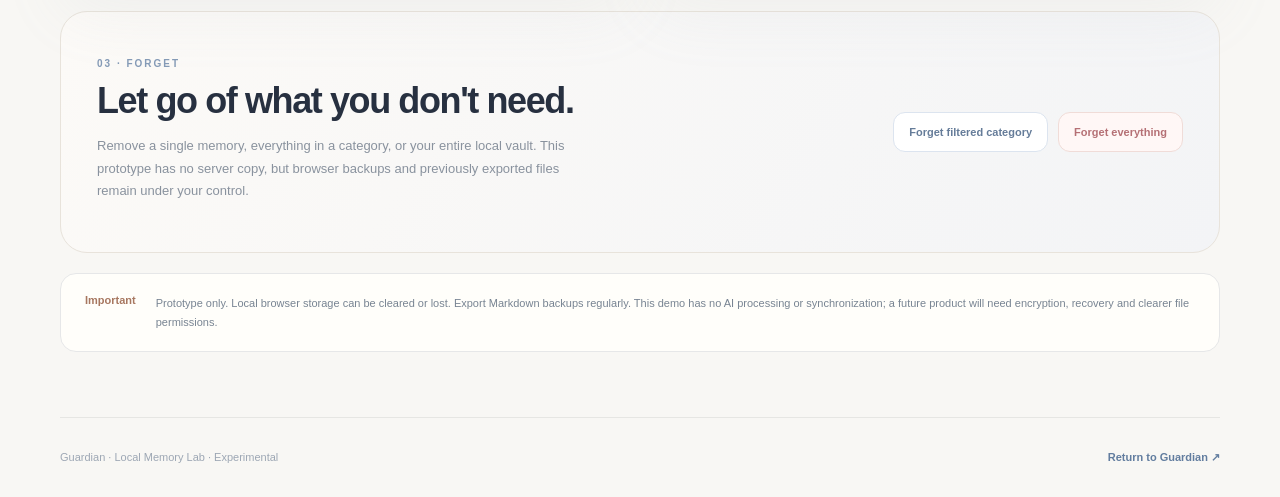
<file: lab/index.html>
<!doctype html>
<html lang="en">
<head>
  <meta charset="utf-8">
  <meta name="viewport" content="width=device-width,initial-scale=1">
  <meta name="theme-color" content="#f8f7f4">
  <meta name="description" content="Explore Guardian's experimental local-only Markdown memory. No AI, upload or account required.">
  <meta http-equiv="Content-Security-Policy" content="default-src 'none'; script-src 'self'; style-src 'self'; img-src 'self' data:; connect-src 'none'; object-src 'none'; base-uri 'none'; form-action 'none'">
  <title>Memory Lab · Guardian</title>
  <link rel="icon" type="image/svg+xml" href="../assets/favicon.svg">
  <link rel="stylesheet" href="lab.css">
  <script src="lab.js" defer></script>
</head>
<body>
<header class="lab-header"><div class="shell nav"><a class="logo" href="../"><span aria-hidden="true" class="robot-mark">● ●</span> Guardian</a><span class="lab-status">Local Memory Lab <i></i> Experimental</span><a class="back" href="../">← Back to the website</a></div></header>
<main><div class="shell note-band"><span>LEGACY UNENCRYPTED PROTOTYPE</span><p>This older Memory Lab stores notes as readable Markdown without encryption. Creating new memories here is disabled. If you saved notes, you can still export them and remove them. Guardian's encrypted vault is being prepared on a separate HTTPS site.</p></div>
  <section class="intro shell"><div class="intro-copy"><span class="eyebrow">BUILT FOR OWNERSHIP · PROTOTYPE</span><h1>Your memory.<br><em>Your rules.</em></h1><p>Try a small part of Guardian's local-first idea. Create memories as portable Markdown, reference a file without uploading it, and forget what you no longer need. Everything in this demo stays inside this browser.</p><div class="privacy-line"><span>◉ No account</span><span>◉ No AI calls</span><span>◉ No uploads</span></div></div><div class="memory-orb" aria-hidden="true"><div class="memory-orb-inner"><span class="mem-eye"></span><span class="mem-eye"></span><i class="mem-smile"></i></div><div class="orbit-ring one"></div><div class="orbit-ring two"></div></div></section>
  <div class="shell lab-columns">
    <section class="panel composer" aria-labelledby="create-title"><div class="panel-head"><p class="eyebrow">01 · KEEP</p><h2 id="create-title">Save something useful.</h2><p>Write a thought, plan, preference or a short note about an original file. Guardian writes a Markdown memory on this device.</p></div>
      <form id="note-form"><label for="note-title">Title</label><input id="note-title" maxlength="90" required placeholder="e.g. My research plan" autocomplete="off"><label for="note-category">Category</label><select id="note-category"><option value="work">Work & projects</option><option value="study">Study & learning</option><option value="life">Daily life</option><option value="preferences">Preferences</option></select><label for="note-content">Memory</label><textarea id="note-content" rows="6" maxlength="12000" placeholder="An idea to return to, what matters, a decision you made…"></textarea>
      <div class="attachment-area"><label class="attach-control" for="reference-file">＋ Reference an existing file <span>(optional)</span></label><input id="reference-file" type="file" accept="image/*,.pdf,.txt,.md,.doc,.docx" aria-describedby="file-note"><div class="source-note" id="source-note" role="status">No file selected.</div><p id="file-note">Guardian saves its name and fingerprint, not its contents. You may need to select it again later.</p></div>
      <button class="primary" type="submit" id="save-memory" disabled aria-disabled="true">Saving retired <span>↗</span></button></form>
    </section>
    <section class="panel vault" aria-labelledby="vault-title"><div class="panel-head"><p class="eyebrow">02 · REVIEW</p><h2 id="vault-title">The memories you choose.</h2><p>A small personal vault, not a giant invisible history. Browse or remove your saved notes whenever you want.</p></div><div class="vault-toolbar"><label for="filter-category" class="sr-only">Filter by category</label><select id="filter-category"><option value="all">All categories</option><option value="work">Work & projects</option><option value="study">Study & learning</option><option value="life">Daily life</option><option value="preferences">Preferences</option></select><span class="vault-count" id="memory-count">0 memories</span></div><div id="memory-list" class="memory-list" aria-live="polite"><div class="empty-state">No saved memories yet. Add your first thought to begin.</div></div><div class="vault-bottom"><span id="storage-label">Checking local storage…</span><button id="export-all" class="quiet" type="button">Export all as .md ↗</button></div></section>
  </div>
  <section class="shell forget-panel" aria-labelledby="forget-title"><div><p class="eyebrow">03 · FORGET</p><h2 id="forget-title">Let go of what you don't need.</h2><p>Remove a single memory, everything in a category, or your entire local vault. This prototype has no server copy, but browser backups and previously exported files remain under your control.</p></div><div class="forget-actions"><button class="outline" id="forget-category" type="button">Forget filtered category</button><button class="danger" id="clear-all" type="button">Forget everything</button></div></section>
  <div class="shell note-band"><span>Important</span><p>Prototype only. Local browser storage can be cleared or lost. Export Markdown backups regularly. This demo has no AI processing or synchronization; a future product will need encryption, recovery and clearer file permissions.</p></div>
</main>
<footer class="shell footer"><span>Guardian · Local Memory Lab · Experimental</span><a href="../">Return to Guardian ↗</a></footer>
<div class="toast" id="toast" role="status" aria-live="polite"></div>
</body>
</html>
</file>
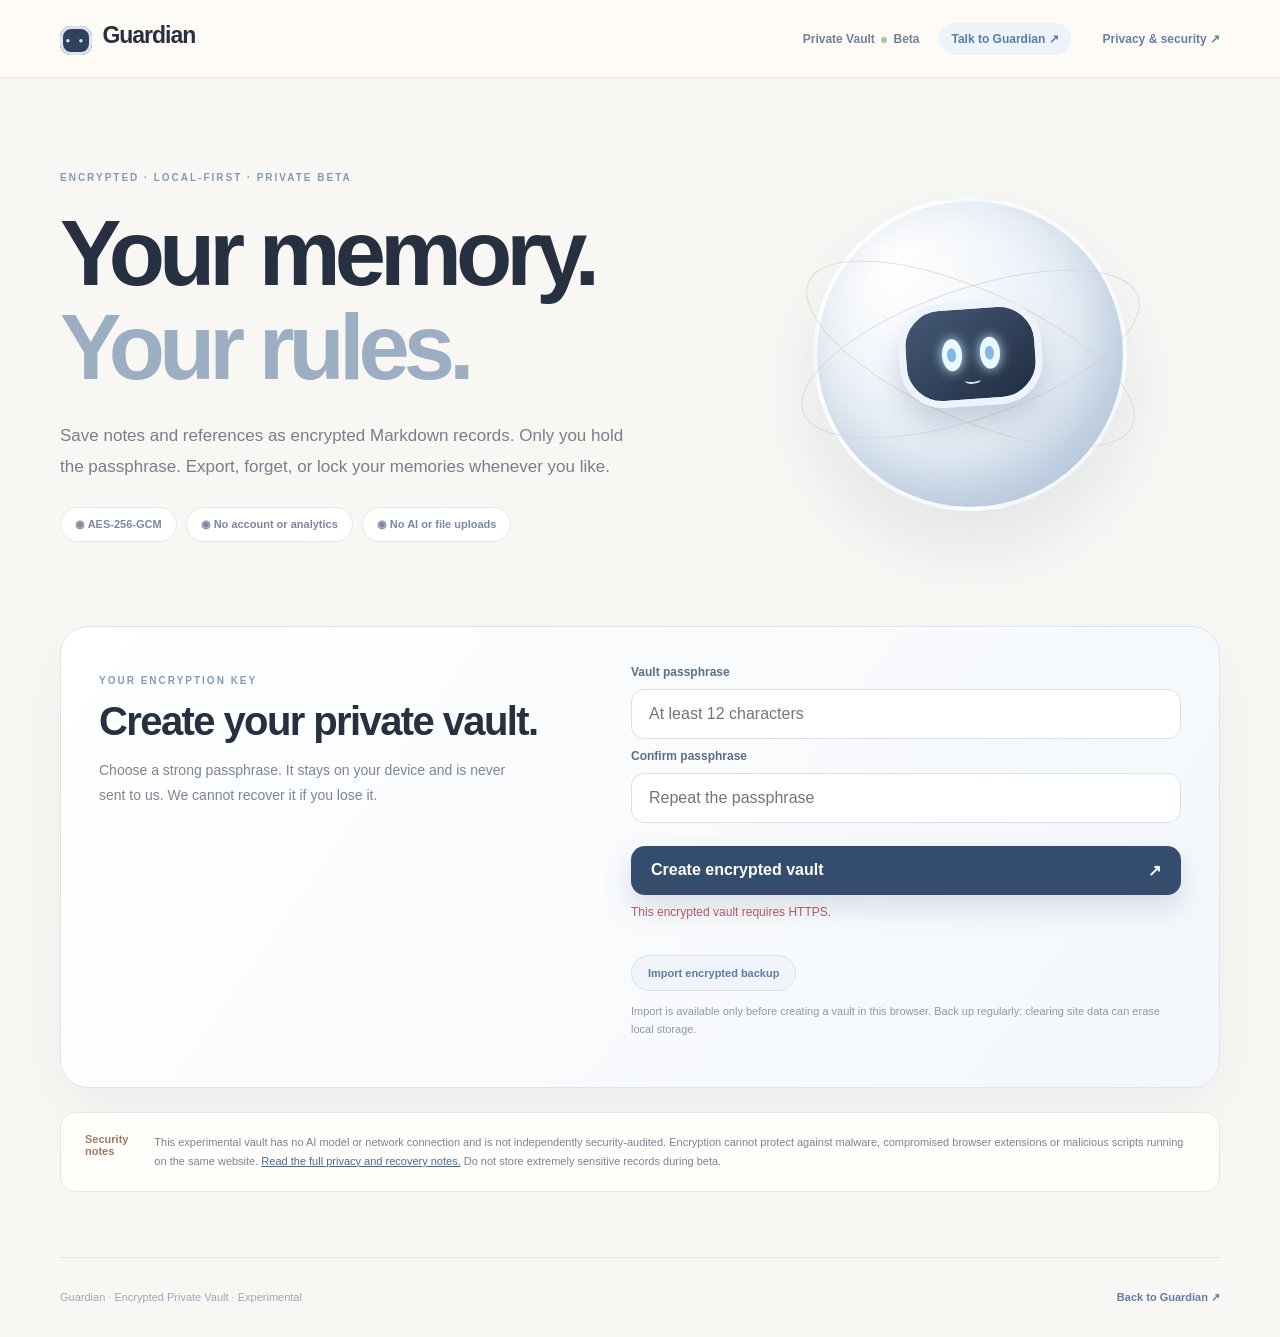
<file: private/index.html>
<!doctype html>
<html lang="en">
<head>
  <meta charset="utf-8">
  <meta name="viewport" content="width=device-width, initial-scale=1">
  <meta name="theme-color" content="#f8f7f4">
  <meta name="robots" content="noindex, nofollow, noarchive">
  <meta name="description" content="Guardian Private Vault beta: encrypted Markdown memories saved on your device, with selective forgetting and portable backup.">
  <meta http-equiv="Content-Security-Policy" content="default-src 'none'; script-src 'self'; style-src 'self'; img-src 'self' data:; connect-src 'none'; object-src 'none'; base-uri 'none'; frame-ancestors 'none'; form-action 'none'">
  <title>Guardian Private Vault · Encrypted local memory beta</title>
  <link rel="icon" type="image/svg+xml" href="favicon.svg">
  <link rel="stylesheet" href="vault.css">
  <script defer src="vault-core.js"></script>
  <script defer src="vault-app.js"></script>
</head>
<body>
<header class="lab-header"><div class="shell nav"><a class="logo" href="https://askorza.github.io/guardian-website/"><span class="robot-mark" aria-hidden="true">● ●</span> Guardian</a><span class="lab-status">Private Vault <i></i> Beta</span><a class="back" href="talk/">Talk to Guardian ↗</a><a class="back" href="privacy.html">Privacy & security ↗</a></div></header>
<main>
  <section class="intro shell"><div class="intro-copy"><span class="eyebrow">ENCRYPTED · LOCAL-FIRST · PRIVATE BETA</span><h1>Your memory.<br><em>Your rules.</em></h1><p>Save notes and references as encrypted Markdown records. Only you hold the passphrase. Export, forget, or lock your memories whenever you like.</p><div class="privacy-line"><span>◉ AES-256-GCM</span><span>◉ No account or analytics</span><span>◉ No AI or file uploads</span></div></div><div class="memory-orb" aria-hidden="true"><div class="memory-orb-inner"><span class="mem-eye"></span><span class="mem-eye"></span><i class="mem-smile"></i></div><div class="orbit-ring one"></div><div class="orbit-ring two"></div></div></section>
  <section class="shell access-panel" id="access-panel" aria-labelledby="access-title"><div class="access-copy"><p class="eyebrow">YOUR ENCRYPTION KEY</p><h2 id="access-title">Create your private vault.</h2><p id="access-description">Choose a strong passphrase. It stays on your device and is never sent to us. We cannot recover it if you lose it.</p></div>
    <form id="access-form" class="access-form"><label for="vault-pass">Vault passphrase</label><input id="vault-pass" type="password" required minlength="12" maxlength="256" autocomplete="new-password" placeholder="At least 12 characters" spellcheck="false"><div id="confirm-row"><label for="vault-confirm">Confirm passphrase</label><input id="vault-confirm" type="password" minlength="12" maxlength="256" autocomplete="new-password" placeholder="Repeat the passphrase"></div><button type="submit" id="access-submit" class="primary">Create encrypted vault <span>↗</span></button><p class="access-error" id="access-error" role="alert"></p></form>
    <div class="access-tools" id="access-tools"><label for="restore-file" class="quiet button-file">Import encrypted backup</label><input type="file" id="restore-file" accept=".json,application/json" hidden><p>Import is available only before creating a vault in this browser. Back up regularly: clearing site data can erase local storage.</p></div>
  </section>
  <div id="unlocked-content" hidden>
    <div class="shell unlocked-bar"><span><span class="lock-dot"></span> Vault unlocked · <b id="storage-kind">Local encrypted storage</b></span><div><a class="quiet" href="talk/">✳ Talk to Guardian ↗</a><button type="button" class="quiet" id="backup">Download encrypted backup</button><button type="button" class="outline" id="lock">Lock vault</button></div></div>
    <div class="shell lab-columns">
      <section class="panel composer" aria-labelledby="create-title"><div class="panel-head"><p class="eyebrow">01 · KEEP</p><h2 id="create-title">Save something useful.</h2><p>Your note is converted to Markdown, encrypted in this browser, and only then saved on your device.</p></div>
        <form id="note-form"><label for="note-title">Title</label><input id="note-title" maxlength="90" required placeholder="e.g. My research plan" autocomplete="off"><label for="note-category">Category</label><select id="note-category"><option value="work">Work & projects</option><option value="study">Study & learning</option><option value="life">Daily life</option><option value="preferences">Preferences</option></select><label for="note-content">Memory</label><textarea id="note-content" rows="6" maxlength="12000" placeholder="An idea to return to, a preference, or a decision you've made…"></textarea>
        <div class="attachment-area"><label class="attach-control" for="reference-file">＋ Reference an original file <span>(optional)</span></label><input id="reference-file" type="file" accept="image/*,.pdf,.txt,.md,.doc,.docx" aria-describedby="file-note"><div class="source-note" id="source-note" role="status">No file selected.</div><p id="file-note">Only its filename, size and (for smaller files) SHA-256 fingerprint are stored, encrypted with the memory. The original is not copied or uploaded.</p></div>
        <button class="primary" type="submit" id="save-memory">Encrypt & save <span>↗</span></button></form>
      </section>
      <section class="panel vault" aria-labelledby="vault-title"><div class="panel-head"><p class="eyebrow">02 · REVIEW</p><h2 id="vault-title">Only what you choose.</h2><p>Browse saved memories while your vault is unlocked. Lock it to remove the decryption key from this page.</p></div><div class="vault-toolbar"><label for="filter-category" class="sr-only">Filter by category</label><select id="filter-category"><option value="all">All categories</option><option value="work">Work & projects</option><option value="study">Study & learning</option><option value="life">Daily life</option><option value="preferences">Preferences</option></select><span class="vault-count" id="memory-count">0 memories</span></div><div id="memory-list" class="memory-list" aria-live="polite"><div class="empty-state">No encrypted memories yet.</div></div><div class="vault-bottom"><span id="storage-label">Encrypted at rest · stored on your device</span><button id="export-all" class="quiet" type="button">Export readable .md ↗</button></div></section>
    </div>
    <section class="shell forget-panel" aria-labelledby="forget-title"><div><p class="eyebrow">03 · FORGET</p><h2 id="forget-title">Let go of what you don't need.</h2><p>Delete one record, a category, or the entire encrypted memory collection. Deleted items may remain in previously exported backups or physical storage remnants.</p></div><div class="forget-actions"><button class="outline" id="forget-category" type="button">Forget selected category</button><button class="danger" id="clear-all" type="button">Forget everything</button></div></section>
  </div>
  <div class="shell note-band"><span>Security notes</span><p>This experimental vault has no AI model or network connection and is not independently security-audited. Encryption cannot protect against malware, compromised browser extensions or malicious scripts running on the same website. <a href="privacy.html">Read the full privacy and recovery notes.</a> Do not store extremely sensitive records during beta.</p></div>
</main>
<footer class="shell footer"><span>Guardian · Encrypted Private Vault · Experimental</span><a href="https://askorza.github.io/guardian-website/">Back to Guardian ↗</a></footer>
<div class="toast" id="toast" role="status" aria-live="polite"></div>
</body>
</html>
</file>
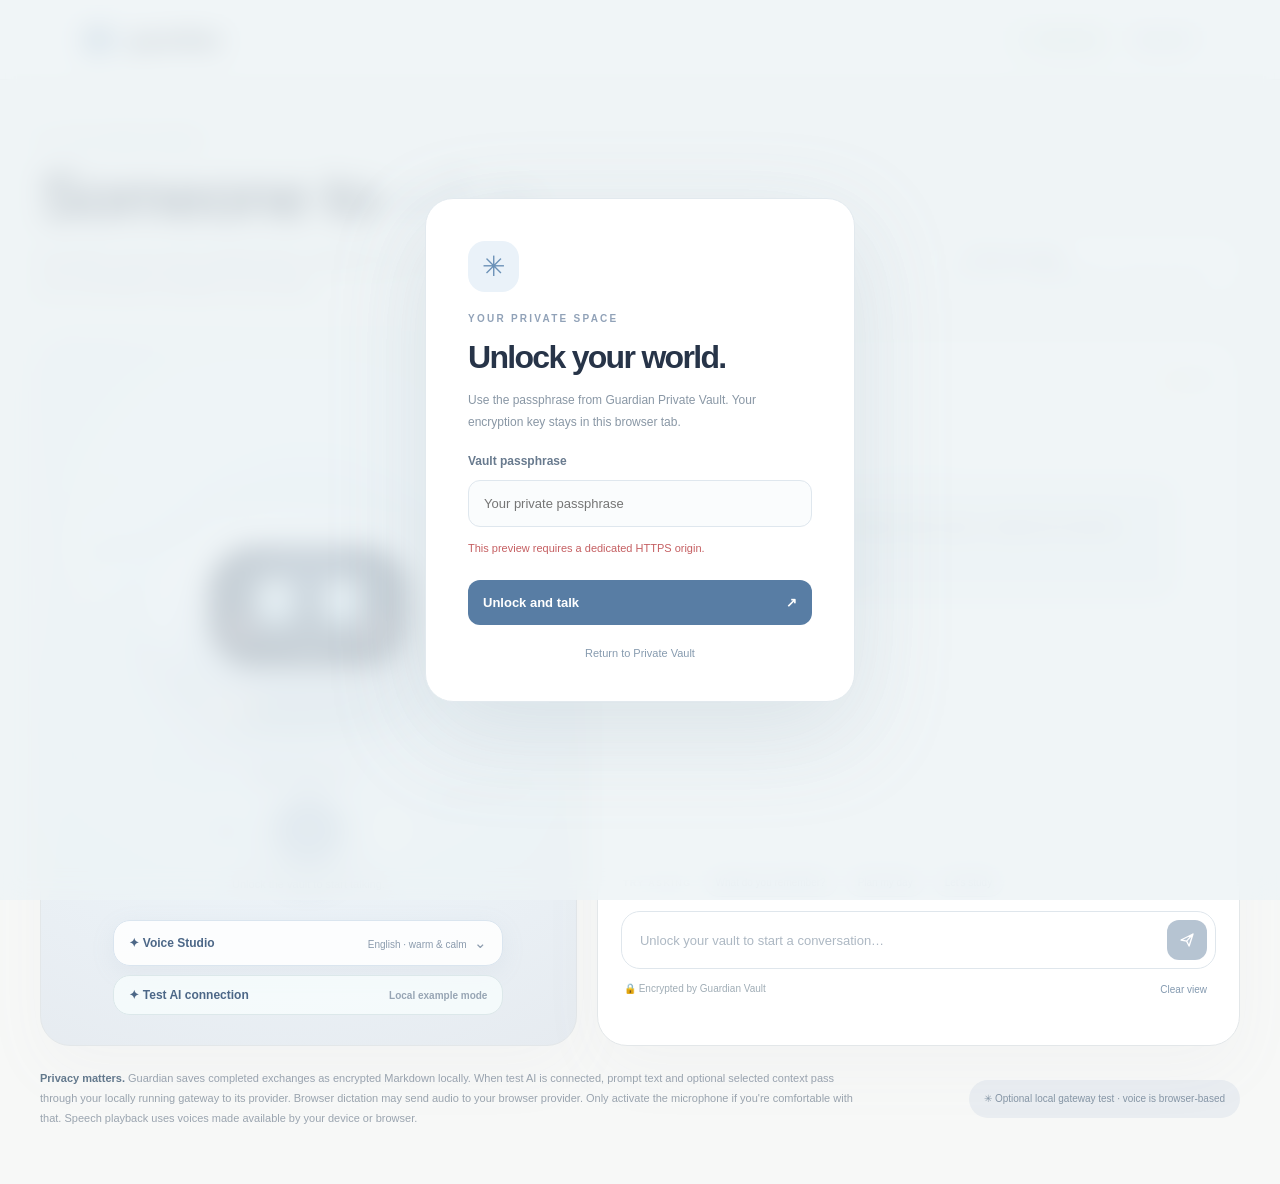
<file: private/talk/index.html>
<!doctype html>
<html lang="en">
<head>
  <meta charset="utf-8"><meta name="viewport" content="width=device-width, initial-scale=1">
  <meta name="robots" content="noindex,nofollow,noarchive"><meta name="theme-color" content="#f7f8f7">
  <meta http-equiv="Content-Security-Policy" content="default-src 'none'; script-src 'self'; style-src 'self'; img-src 'self' data:; connect-src http://127.0.0.1:8787; object-src 'none'; base-uri 'none'; form-action 'none'">
  <title>Talk to Guardian · Private preview</title>
  <link rel="icon" href="../favicon.svg" type="image/svg+xml"><link rel="stylesheet" href="talk.css">
  <script defer src="../vault-core.js"></script><script defer src="talk.js"></script>
</head>
<body>
  <header class="topbar">
    <a class="brand" href="../"><span class="brand-mark" aria-hidden="true"><i></i><i></i></span>guardian<span class="brand-dot">.</span></a>
    <div class="topright"><span class="mode-pill"><span class="pulse-dot"></span> Private beta</span><a href="../" class="nav-vault">My vault <span aria-hidden="true">↗</span></a></div>
  </header>
  <main class="shell">
    <div class="intro"><div><div class="eyebrow">A LITTLE MORE HUMAN</div><h1>Someone to <em>talk to.</em></h1><p>Say what's on your mind. Guardian listens, responds, and — when your vault is unlocked — keeps your conversation encrypted on your device.</p></div><div class="intro-safety"><span class="tiny-lock">♧</span> Private by design<span class="safety-sub">Browser voice · encrypted Markdown · optional local AI test</span></div></div>
    <div class="talk-grid">
      <section class="companion" aria-label="Guardian animated companion">
        <div class="world-ring ring-a"></div><div class="world-ring ring-b"></div>
        <div class="glow"></div>
        <div class="mascot-wrap" id="mascot-wrap">
          <div class="mascot guardian-cloud" id="mascot" role="img" aria-label="Guardian — the original smiling companion">
            <span class="cloud-face guardian-face" id="talk-guardian-face">
              <span class="cloud-eyes"><span class="eye"><i class="pupil"></i></span><span class="eye"><i class="pupil"></i></span></span>
              <span class="cloud-blush blush-one"></span><span class="cloud-blush blush-two"></span>
              <span class="guardian-mouth"></span>
            </span>
          </div>
          <div class="mascot-shadow"></div>
        </div>
        <div class="voice-status" id="voice-status" role="status">Here with you <span>✦</span></div>
        <div class="voice-orbit-label one">a little less to carry</div><div class="voice-orbit-label two">a little more room</div>
        <div class="voice-controls"><button class="round-control" id="hear-again" title="Read Guardian's last message aloud" aria-label="Read response aloud" disabled>◖))</button><button class="mic-btn" id="mic" type="button" aria-label="Start speaking to Guardian" disabled><svg viewBox="0 0 24 24" fill="none" aria-hidden="true"><path d="M12 3a3 3 0 0 0-3 3v6a3 3 0 1 0 6 0V6a3 3 0 0 0-3-3Zm-7 9a7 7 0 0 0 14 0M12 19v3m-4 0h8" stroke="currentColor" stroke-width="1.8" stroke-linecap="round"/></svg></button><button class="round-control" id="mute" type="button" aria-label="Turn on spoken replies" aria-pressed="false">♪</button></div>
        <p class="mic-helper" id="mic-helper">Unlock the vault to start talking.</p>
        <details class="voice-studio" id="voice-studio">
          <summary><span>✦ Voice Studio</span><span class="voice-studio-sub">English · warm & calm <span aria-hidden="true">⌄</span></span></summary>
          <div class="voice-studio-inner">
            <div class="voice-studio-grid">
              <p class="english-only-label">English only · warm, measured narration</p>
              <label>Available voice<select id="voice-choice"><option value="">Find voices on this device…</option></select></label>
            </div>
            <div class="voice-studio-sliders">
              <label for="voice-rate">Pace <output id="voice-rate-value" for="voice-rate">0.90×</output></label>
              <input id="voice-rate" type="range" min="0.78" max="1.08" step="0.02" value="0.90">
              <label for="voice-pitch">Pitch <output id="voice-pitch-value" for="voice-pitch">0.92</output></label>
              <input id="voice-pitch" type="range" min="0.78" max="1.08" step="0.02" value="0.92">
            </div>
            <button type="button" class="voice-preview" id="voice-preview">▶ Preview this voice</button>
            <p class="voice-studio-note" id="voice-studio-note">Choose a natural English voice on your device, then preview it. This is a browser voice, not a cloned narrator.</p>
          </div>
        </details>
        <details class="test-ai-panel" id="test-ai-panel">
          <summary><span>✦ Test AI connection</span><span id="ai-connection-status">Local example mode</span></summary>
          <div class="test-ai-body">
            <p>Experimental: connect to a gateway running <strong>on your Mac</strong>. Prompts are sent to an external AI service through that gateway. No Plus account cookies or API passwords are stored here.</p>
            <label for="pairing-code">Local pairing code</label>
            <input type="password" id="pairing-code" autocomplete="off" spellcheck="false" placeholder="Paste the one-time code from Terminal" maxlength="100">
            <div class="test-ai-buttons"><button type="button" id="pair-ai">Connect local AI</button><button type="button" id="unpair-ai" disabled>Disconnect</button></div>
            <label class="test-ai-memory"><input type="checkbox" id="share-memory"> Include up to 3 recent saved notes as context</label>
            <p class="test-ai-disclosure">Off by default. If enabled, selected note text is sent to the gateway in plaintext for each request. Never test with sensitive memories. Conversation prompts also leave the device while connected.</p>
            <p id="ai-test-message" role="status" aria-live="polite">Run the separate local bridge before connecting.</p>
          </div>
        </details>
      </section>
      <section class="conversation" aria-label="Conversation with Guardian">
        <div class="conversation-top"><div><span class="chat-avatar">✳</span><span><strong>Guardian</strong><small>Private conversation preview</small></span></div><span id="encryption-indicator" class="encryption-indicator">🔒 Locked</span></div>
        <div class="messages" id="messages" role="log" aria-live="polite"><div class="day-label">YOUR SPACE</div><div class="msg assistant"><div class="msg-avatar">✳</div><div class="bubble">Hey there. I'm Guardian. ✨<br>When you're ready, we can try talking, make a plan, or explore the memories you've chosen to keep.<small>Local preview · connect test AI in Settings</small></div></div></div>
        <div class="try-box" id="try-box"><span>TRY ASKING</span><button type="button" class="prompt" data-text="What do you remember about me?">What do you remember?</button><button type="button" class="prompt" data-text="Help me plan my day">Plan my day</button><button type="button" class="prompt" data-text="Let's study something">Let's study</button></div>
        <form class="composer" id="chat-form"><label class="sr-only" for="chat-input">Message Guardian</label><textarea id="chat-input" placeholder="Unlock your vault to start a conversation…" rows="1" maxlength="1500" disabled></textarea><button type="submit" id="send" disabled aria-label="Send message"><svg viewBox="0 0 24 24" fill="none" aria-hidden="true"><path d="m4 12 16-8-5.2 16-3.3-6.5L4 12Zm7.5 1.5L20 4" stroke="currentColor" stroke-width="1.8" stroke-linejoin="round" stroke-linecap="round"/></svg></button></form>
        <div class="chat-foot"><span id="chat-storage-state">🔒 Encrypted by Guardian Vault</span><button type="button" id="clear-view">Clear view</button></div>
      </section>
    </div>
    <div class="below"><div><b>Privacy matters.</b> Guardian saves completed exchanges as encrypted Markdown locally. When test AI is connected, prompt text and optional selected context pass through your locally running gateway to its provider. Browser dictation may send audio to your browser provider. Only activate the microphone if you're comfortable with that. Speech playback uses voices made available by your device or browser.</div><div class="preview-flag">✳ Optional local gateway test · voice is browser-based</div></div>
  </main>
  <div class="overlay" id="unlock-overlay" role="dialog" aria-modal="true" aria-labelledby="unlock-title"><form class="unlock-card" id="unlock-form"><span class="unlock-icon">✳</span><span class="eyebrow">YOUR PRIVATE SPACE</span><h2 id="unlock-title">Unlock your world.</h2><p id="unlock-desc">Use the passphrase from Guardian Private Vault. Your encryption key stays in this browser tab.</p><label for="unlock-pass">Vault passphrase</label><input id="unlock-pass" type="password" minlength="12" maxlength="256" required autocomplete="current-password" placeholder="Your private passphrase"><p class="unlock-error" id="unlock-error" role="alert"></p><button class="unlock-submit" id="unlock-submit" type="submit">Unlock and talk <span>↗</span></button><a href="../">Return to Private Vault</a></form></div>
  <div class="microphone-modal" id="mic-dialog" hidden role="dialog" aria-modal="true" aria-labelledby="mic-modal-title"><div class="mic-modal-card"><span class="modal-symbol">🎙</span><h2 id="mic-modal-title">Before we listen</h2><p>Your browser's speech recognition may send your microphone audio to its speech service. Guardian does not save audio, and no audio is uploaded by our website code. Use typing for a fully local conversation.</p><div><button id="mic-cancel" class="secondary" type="button">Keep typing</button><button id="mic-accept" class="accept" type="button">I understand, use microphone</button></div></div></div>
  <div id="toast" class="toast" role="status" aria-live="polite"></div>
</body>
</html>
</file>
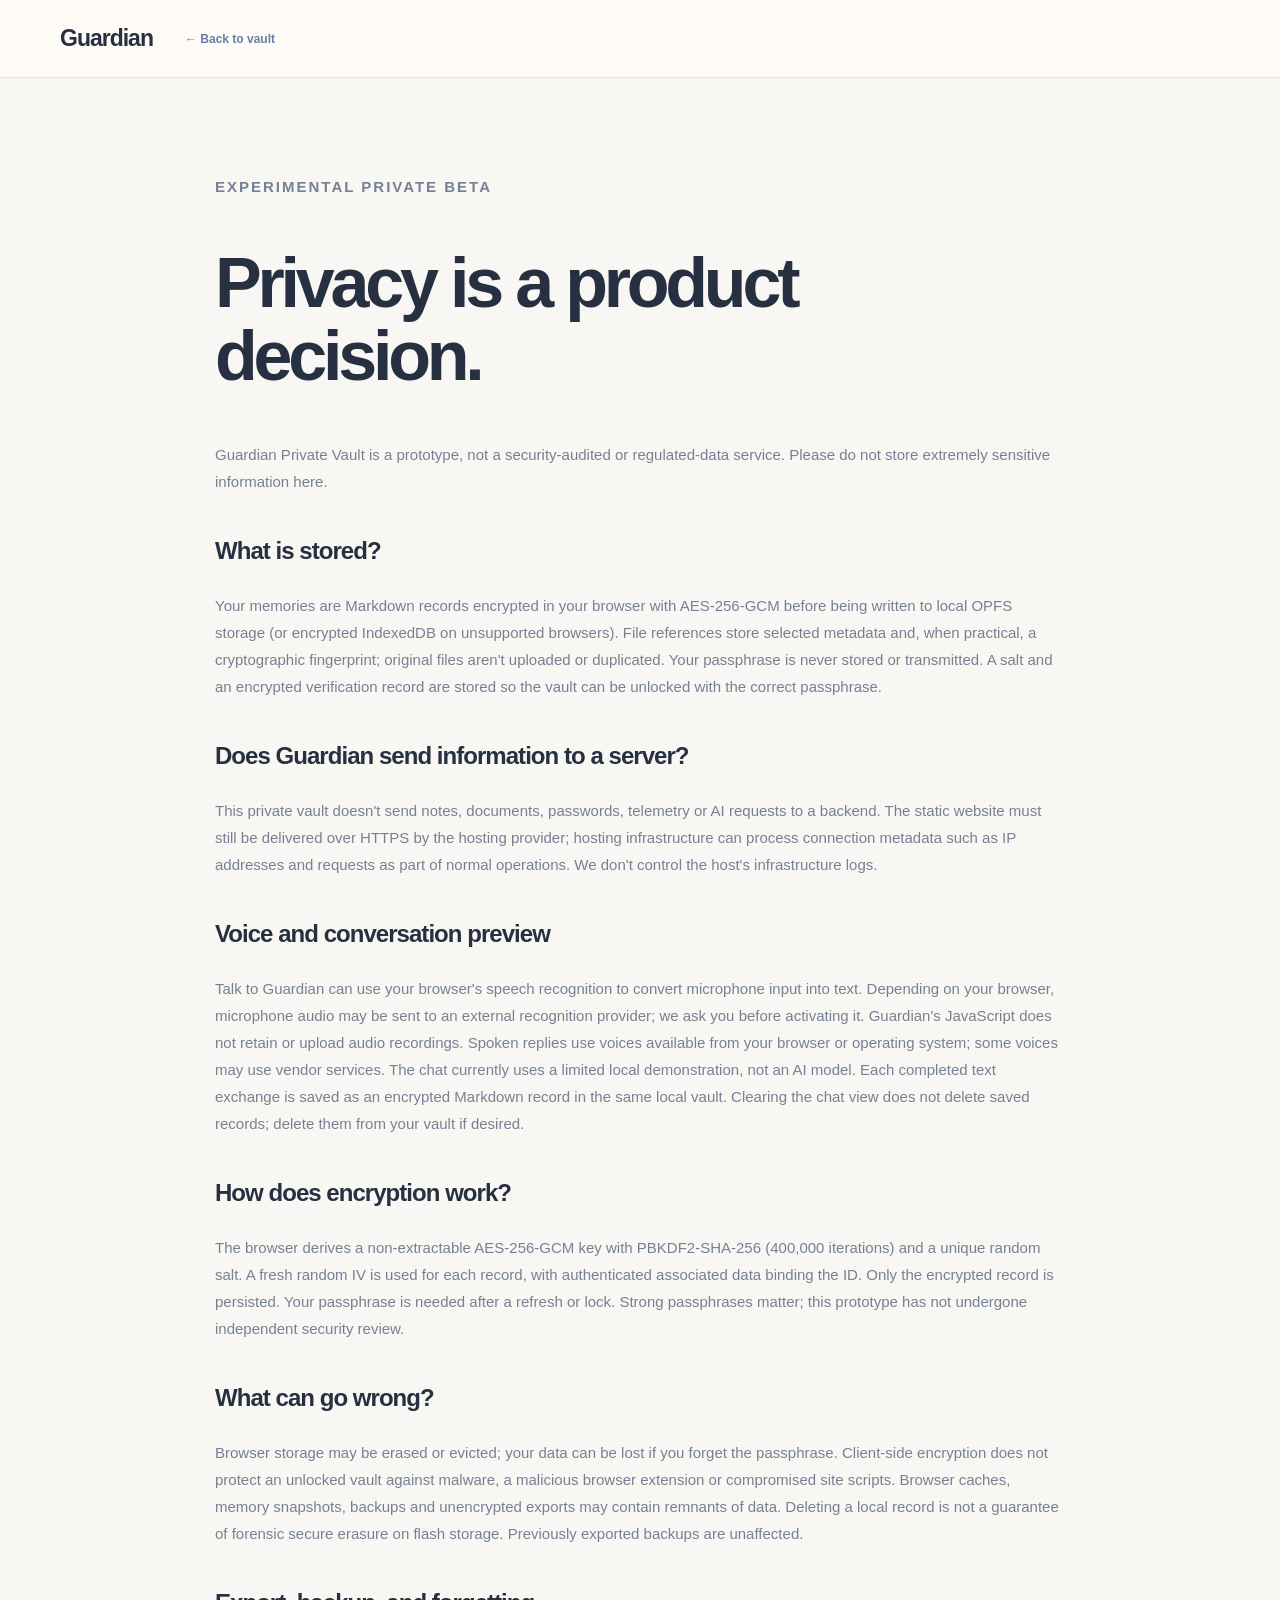
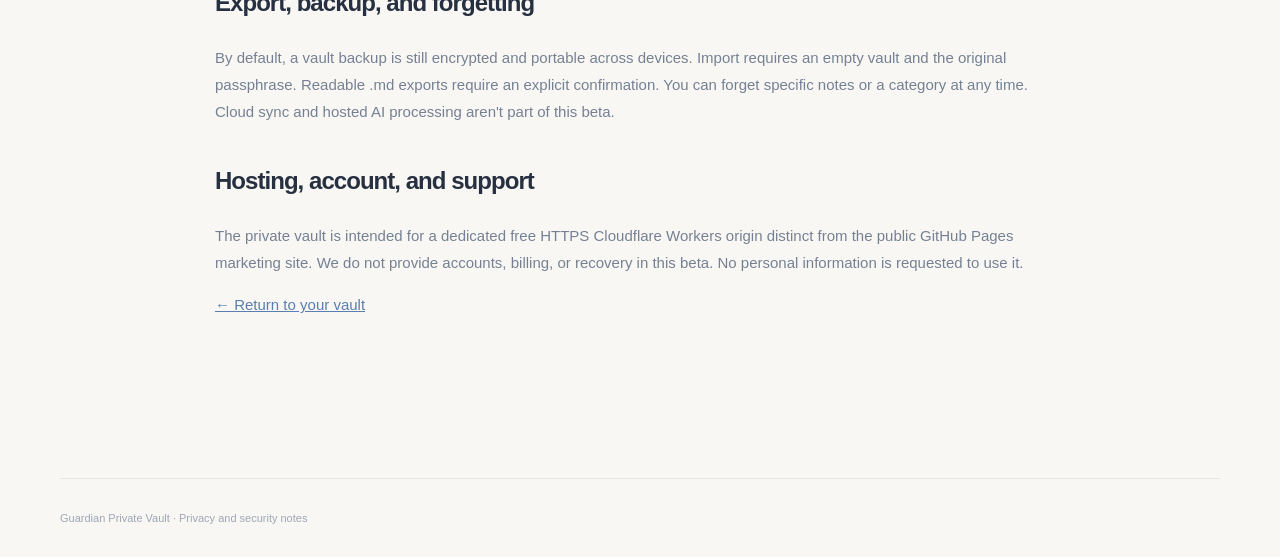
<file: private/privacy.html>
<!doctype html><html lang="en"><head><meta charset="utf-8"><meta name="viewport" content="width=device-width,initial-scale=1"><meta name="robots" content="noindex,nofollow"><meta http-equiv="Content-Security-Policy" content="default-src 'none'; style-src 'self'; img-src 'self'; base-uri 'none'; form-action 'none'"><title>Privacy & security · Guardian Private Vault</title><link rel="stylesheet" href="vault.css"></head><body><header class="lab-header"><div class="shell nav"><a class="logo" href="./">Guardian</a><a class="back" href="./">← Back to vault</a></div></header><main class="shell privacy-page"><p class="eyebrow">EXPERIMENTAL PRIVATE BETA</p><h1>Privacy is a product decision.</h1><p>Guardian Private Vault is a prototype, not a security-audited or regulated-data service. Please do not store extremely sensitive information here.</p><h2>What is stored?</h2><p>Your memories are Markdown records encrypted in your browser with AES-256-GCM before being written to local OPFS storage (or encrypted IndexedDB on unsupported browsers). File references store selected metadata and, when practical, a cryptographic fingerprint; original files aren't uploaded or duplicated. Your passphrase is never stored or transmitted. A salt and an encrypted verification record are stored so the vault can be unlocked with the correct passphrase.</p><h2>Does Guardian send information to a server?</h2><p>This private vault doesn't send notes, documents, passwords, telemetry or AI requests to a backend. The static website must still be delivered over HTTPS by the hosting provider; hosting infrastructure can process connection metadata such as IP addresses and requests as part of normal operations. We don't control the host's infrastructure logs.</p><h2>Voice and conversation preview</h2><p>Talk to Guardian can use your browser's speech recognition to convert microphone input into text. Depending on your browser, microphone audio may be sent to an external recognition provider; we ask you before activating it. Guardian's JavaScript does not retain or upload audio recordings. Spoken replies use voices available from your browser or operating system; some voices may use vendor services. The chat currently uses a limited local demonstration, not an AI model. Each completed text exchange is saved as an encrypted Markdown record in the same local vault. Clearing the chat view does not delete saved records; delete them from your vault if desired.</p><h2>How does encryption work?</h2><p>The browser derives a non-extractable AES-256-GCM key with PBKDF2-SHA-256 (400,000 iterations) and a unique random salt. A fresh random IV is used for each record, with authenticated associated data binding the ID. Only the encrypted record is persisted. Your passphrase is needed after a refresh or lock. Strong passphrases matter; this prototype has not undergone independent security review.</p><h2>What can go wrong?</h2><p>Browser storage may be erased or evicted; your data can be lost if you forget the passphrase. Client-side encryption does not protect an unlocked vault against malware, a malicious browser extension or compromised site scripts. Browser caches, memory snapshots, backups and unencrypted exports may contain remnants of data. Deleting a local record is not a guarantee of forensic secure erasure on flash storage. Previously exported backups are unaffected.</p><h2>Export, backup, and forgetting</h2><p>By default, a vault backup is still encrypted and portable across devices. Import requires an empty vault and the original passphrase. Readable .md exports require an explicit confirmation. You can forget specific notes or a category at any time. Cloud sync and hosted AI processing aren't part of this beta.</p><h2>Hosting, account, and support</h2><p>The private vault is intended for a dedicated free HTTPS Cloudflare Workers origin distinct from the public GitHub Pages marketing site. We do not provide accounts, billing, or recovery in this beta. No personal information is requested to use it.</p><p><a href="./">← Return to your vault</a></p></main><footer class="shell footer"><span>Guardian Private Vault · Privacy and security notes</span></footer></body></html>
</file>
<file: assets/styles.css>
:root{--cream:#f7f6f2;--paper:#fffefc;--ink:#252c36;--muted:#7d8691;--line:#e7e5e0;--blue:#6a91d2;--midnight:#242d3d;--font-head:'Manrope',-apple-system,BlinkMacSystemFont,'Segoe UI',sans-serif;--font-body:'DM Sans',-apple-system,BlinkMacSystemFont,'Segoe UI',sans-serif}
*{box-sizing:border-box}html{scroll-behavior:smooth;scroll-padding-top:88px}body{margin:0;min-width:320px;background:var(--cream);font:400 16px/1.6 var(--font-body);color:var(--ink);-webkit-font-smoothing:antialiased}a{text-decoration:none;color:inherit}button,input{font:inherit}button{cursor:pointer}button:focus-visible,a:focus-visible,[tabindex]:focus-visible,input:focus-visible{outline:3px solid #789bd4;outline-offset:4px}h1,h2,h3,p{margin-top:0}.container{width:min(1280px,calc(100% - 100px));margin-inline:auto}.section-label{margin:0 0 28px;letter-spacing:2.15px;font-size:10px;line-height:1.4;font-weight:800;color:#8998aa}.section-pad{padding-block:142px}.section-heading{max-width:800px;margin-bottom:70px}.section-heading.center{text-align:center;margin-inline:auto}.section-heading h2,.day-heading h2{font:800 clamp(48px,5vw,72px)/1.1 var(--font-head);letter-spacing:-4.5px;margin:0}.section-heading h2 em,.day-heading h2 em{font-style:normal;color:#a6abb3}.section-heading>p:not(.section-label),.day-heading>p:not(.section-label){color:#707b88;font-size:17px;line-height:1.8;max-width:620px;margin:24px auto 0}
/* Navigation */
.site-header{position:sticky;top:0;z-index:90;background:#f9f8f5e8;border-bottom:1px solid #e8e6e19c;backdrop-filter:blur(25px);-webkit-backdrop-filter:blur(25px)}.nav-shell{height:88px;display:flex;align-items:center;gap:36px}.brand{display:inline-flex;align-items:center;gap:12px;font:800 24px/1 var(--font-head);letter-spacing:-1.45px;white-space:nowrap}.brand-dot{color:#94a8c8}.brand-face{width:39px;height:34px;border-radius:14px;border:2px solid #f7f9fc;background:linear-gradient(145deg,#e8f1fc,#bed0e2 50%,#f2ddd0);box-shadow:0 5px 15px #8b99aa35,inset 0 0 0 1px #cfdae6;display:inline-flex;align-items:center;justify-content:center;gap:7px;position:relative}.brand-face:before{content:"";position:absolute;inset:4px;background:#28394e;border-radius:9px}.mini-eye{position:relative;z-index:1;display:block;width:6px;height:12px;border-radius:8px;background:#ecfbff;box-shadow:0 0 5px #d4f4ff;transform:translate3d(var(--eye-x,0px),var(--eye-y,0px),0)}.nav-links{display:flex;gap:36px;margin-left:auto;align-items:center}.nav-links a{font-size:12px;color:#626d7a;font-weight:700;transition:color .2s}.nav-links a:hover{color:#446baa}.nav-cta{padding:13px 20px;border-radius:30px;background:#303c4d;color:white;font-size:12px;font-weight:800;white-space:nowrap;box-shadow:0 7px 17px #34455e21;transition:background .2s,transform .2s}.nav-cta:hover{background:#486183;transform:translateY(-2px)}.nav-cta span{margin-left:14px}.menu-toggle{display:none;background:transparent;border:0;padding:10px}.menu-toggle span{display:block;background:#344354;height:2px;width:22px;margin:5px}
/* Hero */
.hero{position:relative;isolation:isolate;overflow:hidden;background:linear-gradient(125deg,#faf9f6 0%,#f6f4ee 48%,#edf1f5 100%)}.hero-haze{position:absolute;inset:0;z-index:-1;background:radial-gradient(ellipse at 75% 42%,#e0e9f9a8,transparent 39%),radial-gradient(ellipse at 93% 86%,#f7dcca72,transparent 28%)}.hero-grid{display:grid;grid-template-columns:48% 52%;min-height:720px;align-items:center;gap:0}.hero-copy{position:relative;z-index:3;padding:44px 0 64px}.eyebrow{display:flex;align-items:center;gap:11px;color:#6b7c91;font-size:10px;letter-spacing:1.65px;font-weight:800;margin-bottom:33px;white-space:nowrap}.live-dot{width:7px;height:7px;background:#91bca0;border-radius:50%;box-shadow:0 0 0 5px #dcecdf}.eyebrow-split{color:#bbbfc6}.hero h1{font:800 clamp(68px,6.5vw,103px)/1.035 var(--font-head);letter-spacing:-7px;margin:0 0 31px;color:#222a35;white-space:nowrap}.hero h1 em{font-style:normal;background:linear-gradient(95deg,#909eb1 0%,#667f9e 45%,#b4a69a 100%);background-clip:text;-webkit-background-clip:text;color:transparent}.hero-lead{max-width:510px;font-size:18px;line-height:1.86;color:#687583;margin:0 0 33px}.hero-actions{display:flex;gap:13px;align-items:center;flex-wrap:wrap}.button{display:inline-flex;align-items:center;justify-content:center;gap:17px;min-height:55px;border-radius:40px;padding:0 24px;font-size:12px;font-weight:800;transition:transform .25s,box-shadow .25s,background .25s}.button:hover{transform:translateY(-3px)}.button-primary{background:#304256;color:white;box-shadow:0 12px 26px #42577426}.button-primary:hover{box-shadow:0 16px 28px #42577438;background:#476184}.button-quiet{color:#576980;background:#ffffffa0;border:1px solid #e3e4e4}.button-quiet:hover{background:white}.hero-trust{display:flex;align-items:center;gap:12px;margin-top:45px;color:#8a939c;font-size:11px;line-height:1.7;max-width:430px}.hero-trust-symbol{width:29px;height:29px;border-radius:50%;display:grid;place-items:center;background:#fff;border:1px solid #e6e9ea;color:#8da5c7;font-size:15px;flex-shrink:0}.hero-bottom-line{display:flex;justify-content:space-between;gap:16px;padding:0 0 29px;font-size:9px;letter-spacing:2px;font-weight:800;color:#a9afb5}
/* World */
.hero-visual{height:620px;width:100%;position:relative;touch-action:pan-y;cursor:grab;display:flex;align-items:center;justify-content:center;isolation:isolate}.hero-visual.dragging{cursor:grabbing;touch-action:none}.orb-aura{position:absolute;width:min(85%,560px);aspect-ratio:1;border-radius:50%;background:radial-gradient(circle at 50% 48%,#e9f0f9a0 15%,#dbe8f38c 48%,transparent 73%);filter:blur(17px)}.orbit-track{position:absolute;width:550px;height:205px;border:1px solid #ccdae89c;border-radius:50%;transform:rotate(-19deg);box-shadow:inset 0 2px 9px #fff8,0 1px 14px #dce9ed7a;pointer-events:none}.orbit-two{width:505px;height:160px;transform:rotate(21deg);border-color:#e4c9b48a}.orb-shell{position:relative;width:min(75%,445px);aspect-ratio:1;border:1px solid #fffffff5;border-radius:50%;background:radial-gradient(circle at 29% 22%,#fffefca8,#cbdce989 53%,#a2bfd777 83%,#dde5f5);box-shadow:inset 12px 14px 33px #ffffffbf,inset -20px -19px 38px #94b0cf6e,0 25px 65px #8a9ebc3d,0 0 0 9px #ffffff36;overflow:hidden;pointer-events:none}#globe-canvas{display:block;width:100%;height:100%}.orb-sheen{position:absolute;inset:4px;border-radius:50%;background:radial-gradient(ellipse at 23% 15%,#fffefcb0 0%,transparent 46%),linear-gradient(155deg,#fff9 0%,transparent 45%,#aebdd22a 100%);pointer-events:none}
.guardian-head{position:absolute;z-index:5;left:50%;top:46%;width:178px;height:132px;padding:5px;border:3px solid #fffdff;border-radius:55px;background:linear-gradient(140deg,#fffefc,#dbe9f6 35%,#fbede4 78%,#f2f9ff);box-shadow:0 21px 37px #596d8870,0 0 35px #ffffffcc,inset 0 4px 10px #ffffffc9;transform:translate(-50%,-50%);will-change:transform;pointer-events:none}.head-inner{position:relative;width:100%;height:100%;border-radius:46px;display:flex;align-items:center;justify-content:center;background:radial-gradient(ellipse at 50% 12%,#506886 0%,#293c56 55%,#18293e 100%);box-shadow:inset 0 8px 19px #0c172c7a;overflow:hidden}.head-inner:before{content:"";position:absolute;left:14%;right:14%;top:6%;height:23%;border-radius:50%;background:linear-gradient(#ffffff30,transparent);filter:blur(9px)}.eyes{display:flex;gap:28px;align-items:center;justify-content:center;margin-top:-7px}.eye{display:block;position:relative;transform-origin:center;border-radius:48% 48% 47% 47%;overflow:hidden;background:radial-gradient(ellipse at 38% 22%,#fff 0%,#f6fdff 41%,#d8effa 100%);box-shadow:inset 0 -3px 5px #9fcbe53b,0 0 17px #b8ecffad;will-change:transform}.guardian-head .eye{width:28px;height:38px}.pupil{position:absolute;top:50%;left:50%;width:14px;height:20px;border-radius:50%;background:radial-gradient(ellipse at 38% 27%,#b9e7fa 0%,#82bee3 34%,#507ea9 95%);box-shadow:0 0 6px #8fd4f5a8;transform:translate3d(calc(-50% + var(--eye-x,0px)),calc(-50% + var(--eye-y,0px)),0);will-change:transform}.pupil:after{content:"";position:absolute;width:5px;height:6px;border-radius:50%;top:14%;left:19%;background:#fff;box-shadow:0 0 3px #fff}.robot-cheek,.cloud-blush{position:absolute;bottom:23px;width:35px;height:20px;border-radius:50%;background:radial-gradient(ellipse,#ffc7d0cb 0%,#f6a6b48a 36%,transparent 76%);filter:blur(3.7px);opacity:.85}.cheek-left{left:12px}.cheek-right{right:12px}.guardian-mouth{position:absolute;left:50%;bottom:16px;width:18px;height:8px;transform:translateX(-50%);border-bottom:3px solid #d4eeff;border-radius:0 0 80% 80%;opacity:.95;transition:width .25s,height .25s,border-radius .25s}.guardian-face.blinking .eye{animation:blink 230ms ease 1}@keyframes blink{0%,100%{transform:scaleY(1)}48%,60%{transform:scaleY(.075)}}.guardian-face.mood-happy .guardian-mouth{width:27px;height:12px}.guardian-face.mood-happy .robot-cheek,.guardian-face.mood-happy .cloud-blush{opacity:1;filter:blur(3px)}.guardian-face.mood-surprised .guardian-mouth{height:13px;width:13px;border:3px solid #cbeeff;border-radius:50%;background:#24384e}.guardian-face.mood-curious .guardian-mouth{width:12px;transform:translateX(-50%) rotate(-11deg)}.guardian-face.mood-sleepy .eye{transform:scaleY(.1)!important}.guardian-face.mood-sleepy:after{content:'z z Z';position:absolute;right:-27px;top:-23px;color:#9ab0ca;font-size:12px;letter-spacing:2px;font-weight:800;animation:dream 3s infinite}@keyframes dream{50%{opacity:.6;transform:translateY(-7px)}}.hero-face-thought{position:absolute;z-index:8;top:26%;right:20%;opacity:0;transform:translateY(7px);padding:10px 14px;border-radius:13px 13px 13px 3px;background:#fffdfbe8;border:1px solid white;color:#7f9ab9;font-size:11px;font-weight:800;box-shadow:0 10px 30px #8b9caf35;transition:opacity .2s,transform .2s}.hero-face-thought.is-visible{opacity:1;transform:translateY(0)}
.orbit-card{position:absolute;z-index:7;display:flex;align-items:center;gap:10px;min-width:174px;max-width:200px;min-height:64px;padding:11px 12px;border:1px solid #fff;background:#fffcf9e8;border-radius:16px;box-shadow:0 15px 38px #788da52b,0 3px 10px #fff9;backdrop-filter:blur(15px);cursor:pointer;transition:transform .25s,box-shadow .25s,opacity .25s}.orbit-card strong,.orbit-card small{display:block;white-space:nowrap}.orbit-card strong{font:800 11px/1.35 var(--font-head);letter-spacing:-.2px}.orbit-card small{color:#939eaa;font-size:8px;margin-top:4px}.orbit-card-icon{display:grid;place-items:center;width:33px;height:33px;border:1px solid #e7edf5;border-radius:11px;background:#edf4fc;color:#7595c1;flex-shrink:0;font-size:18px}.orbit-card-arrow{margin-left:auto;color:#9db2cb;font-size:10px}.orbit-card-a{top:62px;left:1%;transform:rotate(-4deg)}.orbit-card-b{right:-1%;top:208px;transform:rotate(4deg)}.orbit-card-c{left:0%;bottom:134px;transform:rotate(3deg)}.orbit-card:hover{box-shadow:0 19px 43px #788da540;background:white}.orbit-card-a:hover{transform:rotate(-4deg) translateY(-5px)}.orbit-card-b:hover{transform:rotate(4deg) translateY(-5px)}.orbit-card-c:hover{transform:rotate(3deg) translateY(-5px)}.orbit-card.card-arrived{animation:cardArrive .38s ease}@keyframes cardArrive{from{opacity:.5;filter:blur(3px)}to{opacity:1;filter:blur(0)}}.globe-controls{position:absolute;z-index:9;bottom:38px;display:flex;align-items:center;gap:19px;padding:6px 8px;border:1px solid #fff;border-radius:40px;background:#fffdfbd9;box-shadow:0 10px 28px #8391a522;backdrop-filter:blur(15px)}.globe-controls button{width:35px;height:35px;border:1px solid #e6eaf0;border-radius:50%;background:white;color:#637ea6;font-size:18px;transition:background .2s}.globe-controls button:hover{background:#e6effd}.globe-controls>span{display:flex;align-items:center;gap:8px;color:#8d9cad;font-size:9px;letter-spacing:1.25px;font-weight:800;white-space:nowrap}.globe-controls i{width:6px;height:6px;background:#9db7d4;border-radius:50%}.hero-visual-caption{position:absolute;bottom:1px;color:#a2acb9;font-size:9px;letter-spacing:2px;font-weight:800;white-space:nowrap}
/* Editorial transition */
.contrast-section{background:#252f40;color:#fdfcf9;padding:120px 0;position:relative;overflow:hidden}.contrast-section:after{content:"";position:absolute;width:530px;height:530px;top:-160px;right:-140px;border-radius:50%;border:1px solid #aabdd520;box-shadow:0 0 0 90px #aabdd509,0 0 0 180px #aabdd505;pointer-events:none}.contrast-grid{display:grid;grid-template-columns:1.08fr .92fr;gap:120px;align-items:end}.light-label{color:#b0c3d9}.contrast-left h2{font:800 clamp(51px,5vw,76px)/1.14 var(--font-head);letter-spacing:-4.1px;margin:0 0 31px}.contrast-left h2 em{font-style:normal;color:#a2b9d7}.contrast-left>p:last-child,.contrast-right p{color:#bdc7d1;line-height:1.9;font-size:16px;max-width:560px;margin-bottom:0}.contrast-quote{font:700 clamp(27px,3vw,39px)/1.42 var(--font-head);letter-spacing:-1.3px;max-width:560px;margin-bottom:24px}.contrast-right p{font-size:14px;max-width:455px}.inline-link{font-size:12px;font-weight:800;display:inline-flex;gap:27px;border-bottom:1px solid #9cb2ce;padding-bottom:10px;margin-top:28px}.light-link{color:#d9e8fa}
/* Value */
.value-section{padding-bottom:145px}.value-grid{display:grid;grid-template-columns:repeat(3,1fr);gap:0;border-top:1px solid var(--line);border-bottom:1px solid var(--line)}.value-item{padding:40px 35px 38px;min-height:345px;display:flex;flex-direction:column;align-items:flex-start}.value-item:first-child{padding-left:0}.value-item:not(:last-child){border-right:1px solid var(--line)}.value-count{font-size:10px;font-weight:800;letter-spacing:1.7px;color:#a1a9b1}.value-icon{display:grid;place-items:center;margin:35px 0 28px;width:54px;height:54px;background:#e6eef8;color:#6e8fbc;border:1px solid #dce7f4;border-radius:19px;font-size:23px;box-shadow:0 9px 18px #bbc8d62e}.value-item:nth-child(2) .value-icon{background:#f2e9e4;color:#b89b8e;border-color:#eee1d8}.value-item:nth-child(3) .value-icon{background:#eef0ec;color:#8ea78d;border-color:#e1e9df}.value-item h3{font:800 23px/1.25 var(--font-head);letter-spacing:-.9px;margin:0 0 14px}.value-item p{max-width:310px;color:#7a8590;font-size:13px;line-height:1.8;margin:0}
/* Scroll story */
.day-section{padding:135px 0 110px;background:#eeece7;border-block:1px solid #e9e5de}.day-heading{text-align:center;max-width:790px;margin:0 auto 82px}.day-grid{display:grid;grid-template-columns:minmax(0,41%) minmax(0,59%);gap:42px;align-items:start}.day-steps{padding:20px 0 120px}.day-step{display:block;text-align:left;width:100%;border:0;border-left:2px solid #d6d5d2;padding:29px 25px 44px;background:transparent;opacity:.47;min-height:254px;transition:opacity .3s,border-color .3s}.day-step:hover,.day-step.is-active{opacity:1;border-left-color:#7895bd}.day-num{display:block;color:#899db8;font-size:11px;letter-spacing:2px;font-weight:800;margin-bottom:24px}.day-num i{font-style:normal;color:#a7a9a8;margin-left:15px}.day-step h3{font:800 28px/1.22 var(--font-head);letter-spacing:-1.2px;max-width:390px;margin:0 0 14px}.day-step p{color:#7e858e;font-size:14px;line-height:1.85;max-width:390px;margin:0}.day-showcase-sticky{position:sticky;top:118px}.day-showcase-sticky:before{content:"";position:absolute;inset:14px -15px 49px;border:1px solid #ffffff86;border-radius:35px;z-index:0}.story-panel{position:absolute;inset:0;opacity:0;pointer-events:none;transform:translateY(16px) scale(.985);transition:opacity .42s,transform .42s;background:linear-gradient(155deg,#fffefc 0%,#fbfbfb 55%,#f4f6fb);border:1px solid #fff;border-radius:26px;box-shadow:0 26px 55px #868f9c29;padding:36px 40px;display:flex;flex-direction:column;min-height:500px}.story-panel.is-active{position:relative;opacity:1;pointer-events:auto;transform:translateY(0)}.day-showcase-sticky{min-height:567px}.story-panel-head{display:flex;align-items:center;justify-content:space-between;color:#9ba4b0;font:800 10px var(--font-head);letter-spacing:1.4px;margin-bottom:27px}.story-panel-head>span:first-child{display:flex;align-items:center;gap:9px}.status-tiny{display:inline-block;width:7px;height:7px;background:#91baa0;border-radius:50%}.story-panel h3{font:800 30px/1.13 var(--font-head);letter-spacing:-1.2px;margin:0 0 13px}.story-panel-sub{color:#87929d;font-size:13px;line-height:1.7;margin:0 0 20px}.morning-list{display:grid;gap:8px;margin-top:6px}.morning-item{display:flex;align-items:center;gap:14px;background:#f5f7fa;border:1px solid #eff1f4;padding:13px;border-radius:14px}.morning-time{color:#90a2b8;font-size:11px;font-weight:800}.morning-item div{display:grid;gap:3px;flex:1}.morning-item strong{font-size:12px}.morning-item small{font-size:10px;color:#a1a7b0}.morning-tag{color:#7292c3;background:#e8eff9;font-size:8px;font-weight:800;padding:6px 7px;border-radius:7px}.morning-tag.pale{background:#f5f0e9;color:#b5a291}.story-panel-foot{margin-top:auto;padding-top:20px;display:flex;align-items:center;justify-content:space-between;gap:14px;border-top:1px solid #e9e9e8;color:#8fa0b6;font-size:10px}.story-panel-foot b{font-weight:700;color:#5c6c80;text-align:right}.story-user-msg{background:#e9f0fa;color:#4d6788;border-radius:18px 18px 5px 18px;padding:17px 19px;font-size:13px;line-height:1.7;margin:12px 0 12px 12%;align-self:flex-end}.story-ai-msg{display:flex;gap:12px;align-items:flex-start;background:#f7f4f0;border-radius:18px 18px 18px 5px;padding:18px 16px;color:#626d7a;font-size:13px;line-height:1.7}.story-ai-icon{color:#8da6c9;font-size:18px}.study-method{display:flex;gap:7px;flex-wrap:wrap;margin-top:17px}.study-method span{font-size:9px;background:#fff;border:1px solid #e7e9eb;color:#8b9bae;padding:8px;border-radius:20px;font-weight:800}.evening-item{display:flex;align-items:center;gap:14px;padding:13px 11px;border-bottom:1px solid #ebecea}.evening-item>span{width:36px;height:36px;display:grid;place-items:center;flex-shrink:0;border-radius:12px;color:#7f9fc5;background:#eaf1fa}.evening-item div{display:grid;gap:4px}.evening-item strong{font-size:13px}.evening-item small{color:#939ea9;font-size:11px}.story-dots{display:flex;justify-content:center;gap:6px;padding:28px 0 11px}.story-dots span{width:7px;height:7px;border-radius:20px;background:#c6c8c9;transition:width .2s}.story-dots span.is-active{width:26px;background:#88a7cc}.concept-label{margin:0;text-align:center;color:#aaaeb1;letter-spacing:1.5px;font-size:9px;font-weight:800}
/* Product */
.product-section{padding-bottom:160px}.app-demo-grid{display:grid;grid-template-columns:minmax(0,58%) minmax(0,42%);gap:80px;align-items:center}.app-demo-stage{height:785px;border-radius:34px;background:radial-gradient(ellipse at 50% 38%,#fffdfbd7,#edf2f8 44%,#e8e4dd 91%);border:1px solid #e8e6e0;box-shadow:inset 0 0 90px #fff5;position:relative;display:flex;align-items:center;justify-content:center;overflow:hidden;isolation:isolate}.app-demo-stage:before,.app-demo-stage:after{content:"";position:absolute;width:680px;height:680px;border-radius:50%;border:1px solid #ffffffb5;box-shadow:0 0 0 78px #ffffff20,0 0 0 170px #ffffff17}.phone-halo{position:absolute;top:18%;left:29%;width:42%;height:68%;border-radius:50%;background:#bdcbdc75;filter:blur(70px)}.phone-shadow{position:absolute;bottom:57px;width:320px;height:43px;background:#6e7a8c50;border-radius:50%;filter:blur(22px)}.device-frame{width:305px;height:650px;border-radius:48px;padding:6px;background:linear-gradient(125deg,#6b7584,#e3e7ed 18%,#303b4b 42%,#9ca8b6 85%,#555f6d);box-shadow:0 45px 80px #3a485c63,0 12px 21px #434e6040;position:relative;z-index:2;transform:rotate(-5deg);transition:transform .5s cubic-bezier(.2,.8,.2,1)}.app-demo-stage:hover .device-frame{transform:rotate(-2deg) translateY(-5px)}.device-frame:after{content:"";position:absolute;right:-4px;top:140px;width:3px;height:60px;background:#8994a4;border-radius:5px}.device-screen{height:100%;position:relative;border:6px solid #181d25;border-radius:43px;padding:18px 16px 19px;overflow:hidden;background:linear-gradient(165deg,#fbfaf6 0%,#f5f5f3 50%,#eaf0f8 100%);display:flex;flex-direction:column}.device-island{position:absolute;top:12px;left:50%;width:104px;height:25px;transform:translateX(-50%);border-radius:22px;background:#171c23;z-index:5}.device-status{display:flex;justify-content:space-between;font-size:10px;font-weight:800;padding:0 4px 29px;letter-spacing:.1px}.app-topline{display:flex;align-items:center;gap:8px;font:800 13px var(--font-head);margin-bottom:29px}.app-mark{display:grid;place-items:center;width:27px;height:27px;color:#7493bf;background:#e3ecf7;border-radius:10px}.app-avatar{margin-left:auto;width:27px;height:27px;border-radius:50%;display:grid;place-items:center;background:#fff;border:1px solid #ebe8e3;color:#8c95a1;font:800 10px var(--font-head)}.app-screen-stack{flex:1;min-height:0;position:relative}.app-screen{position:absolute;inset:0;opacity:0;transform:translateY(11px);pointer-events:none;transition:opacity .3s,transform .3s}.app-screen.is-active{opacity:1;transform:translateY(0);pointer-events:auto}.app-greeting{font-size:9px;font-weight:800;letter-spacing:1.3px;color:#91a1b5;margin:0 0 10px}.app-screen h3{font:800 23px/1.14 var(--font-head);letter-spacing:-1.1px;margin:0 0 10px}.app-welcome{font-size:11px;color:#8c97a4;line-height:1.6;margin:0 0 24px}.app-primary-action{display:flex;align-items:center;gap:13px;padding:15px 13px;border-radius:17px;background:linear-gradient(120deg,#e7f0fb,#f5faff);border:1px solid #e0eaf6;min-height:76px}.app-action-glyph{width:35px;height:35px;display:grid;place-items:center;border-radius:12px;background:#ffffffbe;color:#6c8cbb;font-size:18px}.app-primary-action div{display:grid;gap:4px;flex:1}.app-primary-action strong{font-size:11px}.app-primary-action small{font-size:9px;color:#8c9fb5}.app-primary-action b{font-size:15px;color:#8da8c9}.app-tile-row{display:grid;grid-template-columns:1fr 1fr;gap:8px;margin-top:11px}.app-tile{height:113px;padding:13px;border-radius:16px;background:#e8eff9;display:flex;flex-direction:column;align-items:flex-start}.app-tile.warm{background:#f3eae4}.app-tile span{font-size:17px;color:#7694bb}.app-tile strong{font-size:11px;margin-top:auto}.app-tile small{font-size:9px;color:#9ba6b2;margin-top:3px}.app-mini-heading{font-size:9px;font-weight:800;letter-spacing:.75px;color:#9aa5b3;margin:22px 0 10px}.app-recent{display:flex;align-items:center;gap:12px;background:#fff;border:1px solid #e9e9e7;border-radius:14px;padding:12px}.app-recent>span{color:#86a2c7;font-size:18px}.app-recent div{display:grid;gap:4px}.app-recent strong{font-size:10px}.app-recent small{font-size:9px;color:#9da7b1}.app-study-card{padding:17px;border-radius:20px;background:linear-gradient(145deg,#e9f0fa,#f9fcff);border:1px solid #e7edf4;min-height:232px;display:flex;flex-direction:column}.app-study-card.explore{background:linear-gradient(145deg,#e9effa,#f9f9ff)}.app-study-card.memory{background:linear-gradient(145deg,#f2eae5,#fffaf6)}.app-study-card>span{color:#8ba0b9;font-size:9px;font-weight:800;letter-spacing:1px}.app-study-card h4{font:800 16px/1.25 var(--font-head);letter-spacing:-.5px;margin:16px 0 10px}.app-study-card p{font-size:11px;line-height:1.7;color:#778696;margin:0}.app-study-tags{display:flex;flex-wrap:wrap;gap:5px;margin-top:auto;padding-top:20px}.app-study-tags i{font-style:normal;font-size:8px;color:#829bb8;border:1px solid #fff;background:#ffffffa9;border-radius:50px;padding:7px}.app-screen:not([data-app-screen="today"]) .app-recent{margin-top:14px}.app-compose{display:flex;align-items:center;justify-content:space-between;padding:8px 10px 8px 13px;background:#fff;border:1px solid #e5e6e8;border-radius:14px;font-size:10px;color:#a0a9b3}.app-compose i{width:25px;height:25px;border-radius:9px;display:grid;place-items:center;background:#7496c6;color:white;font-size:15px;font-style:normal}.app-bottom-nav{display:flex;justify-content:space-between;padding:12px 5px 3px}.app-bottom-nav button{display:flex;align-items:center;flex-direction:column;gap:2px;color:#a7b0bd;font-size:14px;line-height:1;font-weight:700;cursor:pointer}.app-bottom-nav button.is-active{color:#7192be}.app-bottom-nav button{border:0;background:transparent;padding:0}.app-bottom-nav small{font-size:8px}.home-indicator{width:91px;height:4px;background:#303a47;border-radius:8px;margin:9px auto 0}.floating-interface{position:absolute;z-index:3;display:flex;gap:12px;align-items:center;max-width:220px;border:1px solid #fff;background:#fffcfae8;box-shadow:0 14px 32px #8a9aab2b;backdrop-filter:blur(14px);padding:15px;border-radius:17px}.floating-interface>span{width:32px;height:32px;border-radius:12px;display:grid;place-items:center;background:#ecf3fb;color:#7394c2}.floating-interface div{display:grid;gap:3px}.floating-interface strong{font-size:11px}.floating-interface small{color:#9ba5af;font-size:9px}.floating-interface-a{left:6%;top:24%;transform:rotate(-6deg)}.floating-interface-b{right:5%;bottom:28%;transform:rotate(5deg)}.app-stage-caption{position:absolute;bottom:23px;left:50%;transform:translateX(-50%);white-space:nowrap;color:#a5adb6;font-size:9px;font-weight:800;letter-spacing:2px}.app-demo-copy{max-width:480px}.app-demo-copy h3{font:800 clamp(37px,4vw,55px)/1.12 var(--font-head);letter-spacing:-2.8px;margin:18px 0 28px}.app-demo-copy p:not(.concept-note){font-size:15px;line-height:1.9;color:#74808d}.screen-select{display:grid;margin-top:33px;border-top:1px solid #e2e5e6}.screen-select button{display:flex;align-items:center;gap:18px;text-align:left;background:none;border:0;border-bottom:1px solid #e2e5e6;padding:17px 0;color:#8a95a1;font-size:15px;font-weight:800;transition:color .2s}.screen-select button:hover,.screen-select button.is-active{color:#354b69}.screen-select button span{font-size:10px;color:#a5b6ca;letter-spacing:1px}.concept-note{font-size:11px;color:#adb3bb;line-height:1.7;margin-top:17px}
/* Mascot vignette */
.meet-section{background:linear-gradient(115deg,#eeece6,#e8edf4 58%,#f5eee9);padding:120px 0;border-block:1px solid #e5e6e5}.meet-grid{display:grid;grid-template-columns:1fr 1fr;align-items:center;gap:80px}.meet-copy h2{font:800 clamp(46px,4.9vw,68px)/1.13 var(--font-head);letter-spacing:-3.6px;margin:0 0 28px}.meet-copy h2 em{font-style:normal;color:#98a4b3}.meet-copy>p:not(.section-label){color:#74808c;font-size:16px;line-height:1.85;max-width:530px;margin-bottom:22px}.meet-signature{font-size:12px;color:#91a0b0;font-weight:700}.meet-demo{position:relative;height:365px;display:grid;place-items:center;isolation:isolate}.meet-demo-glow{position:absolute;width:360px;height:300px;border-radius:50%;background:radial-gradient(#ffffffd6,#cbdde777 50%,transparent 77%);filter:blur(13px)}.meet-spark{position:absolute;font-size:30px;color:#bdabb4}.meet-spark-a{left:25%;top:20%}.meet-spark-b{right:25%;bottom:28%;font-size:18px}.guardian-cloud{position:relative;width:218px;height:144px;background:transparent;border:0;display:grid;place-items:center;cursor:pointer;z-index:2;filter:drop-shadow(0 25px 25px #8dabbc5e);animation:float 5s ease-in-out infinite}.guardian-cloud:before{content:"";position:absolute;inset:6px 0 7px;border-radius:47% 50% 45% 48%/52% 52% 46% 49%;background:linear-gradient(135deg,#ffffffed,#e9f3ffbb 50%,#f9e6dabe);border:2px solid #fffffff2;box-shadow:inset 11px 16px 29px #ffffffaa,inset -8px -12px 19px #c1d5e77e}.guardian-cloud:after{content:"";position:absolute;left:37px;bottom:-4px;width:39px;height:39px;border-radius:10px;background:linear-gradient(135deg,#e5f0fae8,#f8e7dbd9);transform:rotate(-30deg);z-index:-1}.cloud-face{position:relative;width:143px;height:91px;border-radius:36px;border:4px solid #f8fdff;background:radial-gradient(ellipse at 50% 10%,#526b8c,#23374f 70%);display:grid;place-items:center;box-shadow:inset 0 8px 16px #172942a6,0 11px 23px #8fa6c47a;transform:rotate(var(--face-tilt,0deg));will-change:transform}.cloud-eyes{display:flex;align-items:center;gap:23px;margin-top:-6px}.cloud-face .eye{width:22px;height:29px}.cloud-face .pupil{width:10px;height:16px}.cloud-blush{bottom:19px;width:22px;height:15px}.blush-one{left:11px}.blush-two{right:11px}.cloud-face .guardian-mouth{bottom:12px;width:14px;height:7px;border-bottom-width:2px}.cloud-thought{position:absolute;right:7%;top:32px;z-index:5;font-size:12px;font-weight:800;color:#829abb;border:1px solid white;padding:11px 15px;border-radius:15px 15px 4px 15px;background:#fffdfbdc;box-shadow:0 10px 27px #93a2b344;opacity:0;transform:translateY(8px);transition:opacity .2s,transform .2s}.cloud-thought.is-visible{opacity:1;transform:translateY(0)}.guardian-cloud.reacting{animation:happyBounce .55s ease 1}.meet-demo-caption{position:absolute;bottom:3px;color:#a9adb6;letter-spacing:1.8px;font-size:9px;font-weight:800}@keyframes float{50%{transform:translateY(-11px) rotate(2deg)}}@keyframes happyBounce{40%{transform:translateY(-18px) rotate(5deg)}}
/* Conversion and footer */
.waitlist-section{padding-block:134px}.waitlist-inner{max-width:1050px;margin:auto;text-align:center;position:relative;padding:87px 30px 91px;border:1px solid #e6e6e4;border-radius:40px;background:radial-gradient(ellipse at 50% 0%,#fff,#f1f5fb 62%,#f4e9e0 100%);box-shadow:0 26px 70px #a4acb61a;overflow:hidden}.waitlist-spark{font-size:26px;color:#94aac9;margin-bottom:19px}.waitlist-inner .section-label{margin-bottom:20px}.waitlist-inner h2{font:800 clamp(43px,5.2vw,70px)/1.13 var(--font-head);letter-spacing:-4px;margin:0 0 22px}.waitlist-inner h2 em{font-style:normal;color:#9cabbc}.waitlist-inner>p:not(.section-label,.form-status){max-width:600px;margin:0 auto 30px;color:#798594;font-size:15px;line-height:1.8}.waitlist-form{max-width:530px;margin:0 auto;display:flex;gap:5px;padding:5px;background:white;border:1px solid #e5e7e9;border-radius:99px;box-shadow:0 12px 24px #899cac25}.waitlist-form input[type=email]{height:48px;border:0;background:transparent;outline:0;min-width:0;flex:1;padding:0 22px;color:#37465b;font-size:13px}.waitlist-form input::placeholder{color:#a7afb8}.waitlist-form button{border:0;border-radius:99px;padding:0 23px;background:#374c68;color:white;font-size:12px;font-weight:800;white-space:nowrap}.waitlist-form button:hover{background:#4f709d}.waitlist-form button span{margin-left:10px}.waitlist-form button:disabled{opacity:.65;cursor:wait}.honeypot{position:absolute!important;left:-9999px!important;opacity:0!important}.form-status{color:#a4aeb8;font-size:11px;margin:17px 0 0}.form-status.success{color:#578465}.form-status.error{color:#a66c6c}.site-footer{padding-bottom:29px}.footer-main{border-top:1px solid var(--line);border-bottom:1px solid var(--line);padding:30px 0;display:flex;align-items:center;justify-content:space-between;gap:15px}.footer-main p{margin:0;font-size:12px;color:#929ba5}.footer-meta{display:flex;align-items:center;justify-content:space-between;gap:20px;padding-top:26px;font-size:11px;color:#a1a8b1}.footer-meta a:hover{color:#567aa8}.sr-only{position:absolute;width:1px;height:1px;padding:0;margin:-1px;overflow:hidden;clip:rect(0,0,0,0);white-space:nowrap;border:0}
/* Reveals */
@media(prefers-reduced-motion:no-preference){.reveal-on-scroll{opacity:1;transform:translateY(14px);transition:transform .7s}.reveal-on-scroll.is-visible{opacity:1;transform:translateY(0)}}
/* Responsive */
@media(max-width:1180px){.container{width:min(1120px,calc(100% - 64px))}.nav-links{gap:20px}.hero-grid{grid-template-columns:47% 53%}.hero h1{font-size:clamp(63px,6.3vw,89px);letter-spacing:-5px}.hero-visual{transform:scale(.9);transform-origin:center}.contrast-grid{gap:60px}.app-demo-grid{gap:35px}.floating-interface-a{left:0}.floating-interface-b{right:0}}
@media(max-width:960px){.nav-shell{height:74px}.nav-links{display:none;position:absolute;top:73px;left:0;right:0;background:#faf9f7f7;border-bottom:1px solid #eae7e2;padding:27px 6%;flex-direction:column;gap:21px;align-items:flex-start;box-shadow:0 18px 25px #8296ab20}.nav-links.is-open{display:flex}.menu-toggle{display:block;margin-left:auto;order:4}.nav-cta{margin-left:auto}.hero-grid{grid-template-columns:1fr;padding-top:75px}.hero-copy{display:flex;align-items:center;flex-direction:column;text-align:center;padding:0}.hero h1{font-size:clamp(66px,9.8vw,96px)}.hero-lead{max-width:620px}.hero-trust{max-width:530px;justify-content:center}.hero-visual{height:570px;transform:scale(1);max-width:640px;margin:0 auto}.hero-bottom-line{padding-bottom:21px}.contrast-grid{grid-template-columns:1fr;gap:50px}.contrast-section{padding:95px 0}.value-grid{grid-template-columns:repeat(3,minmax(0,1fr))}.value-item{padding:30px 18px}.day-grid{grid-template-columns:1fr}.day-steps{display:grid;grid-template-columns:repeat(3,1fr);gap:9px;padding:0}.day-step{min-height:0;padding:18px 13px;border:1px solid #d9d8d6;border-radius:16px}.day-step.is-active{border-color:#91aac8;background:#ffffff88}.day-step h3{font-size:19px}.day-step p{font-size:12px}.day-num{margin-bottom:14px}.day-showcase-sticky{position:relative;top:auto;max-width:690px;margin:0 auto}.day-section{padding:105px 0 95px}.app-demo-grid{grid-template-columns:1fr}.app-demo-stage{max-width:680px;width:100%;margin:auto}.app-demo-copy{max-width:640px;margin:0 auto}.meet-grid{gap:25px}.meet-copy h2{font-size:49px}}
@media(max-width:640px){.container{width:calc(100% - 34px)}.section-pad{padding-block:85px}.section-heading{margin-bottom:42px}.section-heading h2,.day-heading h2{font-size:clamp(41px,10vw,58px);letter-spacing:-2.9px}.section-heading>p:not(.section-label),.day-heading>p:not(.section-label){font-size:14px;line-height:1.75}.section-label{font-size:9px;margin-bottom:19px}.brand{font-size:21px}.brand-face{width:35px;height:30px}.nav-shell{gap:9px}.nav-cta{padding:11px 12px;font-size:10px}.nav-cta span{margin-left:4px}.hero-grid{padding-top:65px}.eyebrow{font-size:8px;letter-spacing:1px;margin-bottom:28px}.hero h1{font-size:clamp(51px,12vw,70px);letter-spacing:-3.9px;margin-bottom:24px}.hero-lead{font-size:15px;line-height:1.8;max-width:490px}.hero-actions{justify-content:center;gap:10px}.button{min-height:48px;font-size:10px;padding:0 17px;gap:8px}.hero-trust{margin-top:28px;font-size:10px}.hero-visual{height:410px;width:calc(100% + 14px);margin-left:-7px}.orb-shell{width:min(75%,303px)}.orbit-track{width:345px;height:130px}.orbit-two{width:315px;height:115px}.guardian-head{width:126px;height:97px;border-radius:39px;top:46%}.head-inner{border-radius:32px}.eyes{gap:19px;margin-top:-3px}.guardian-head .eye{width:21px;height:28px}.guardian-head .pupil{width:11px;height:16px}.robot-cheek{width:24px;height:14px;bottom:16px}.cheek-left{left:4px}.cheek-right{right:4px}.guardian-mouth{bottom:8px;width:14px;height:6px;border-bottom-width:2px}.orbit-card{min-width:0;width:135px;min-height:49px;gap:5px;padding:7px;border-radius:12px}.orbit-card-a{left:0;top:22px}.orbit-card-b{right:0;top:142px}.orbit-card-c{left:0;bottom:87px}.orbit-card-icon{width:24px;height:24px;font-size:13px;border-radius:8px}.orbit-card strong{font-size:8px}.orbit-card small{font-size:7px;margin-top:2px}.orbit-card-arrow{font-size:7px}.globe-controls{bottom:13px;gap:10px;padding:5px}.globe-controls button{width:28px;height:28px;font-size:14px}.globe-controls>span{font-size:7px;letter-spacing:1px}.hero-visual-caption{display:none}.hero-bottom-line{font-size:7px;letter-spacing:1px}.hero-bottom-line span:last-child{display:none}.contrast-section{padding:78px 0}.contrast-left h2{font-size:47px;letter-spacing:-2.8px}.contrast-left>p:last-child,.contrast-right p{font-size:14px}.contrast-quote{font-size:27px}.value-grid{grid-template-columns:1fr}.value-item{min-height:0;padding:29px 4px 32px!important;border-right:0!important;border-bottom:1px solid var(--line)}.value-item:last-child{border-bottom:0}.value-icon{margin:20px 0}.value-item h3{font-size:22px}.value-item p{max-width:100%}.day-section{padding:84px 0 72px}.day-heading{margin-bottom:43px}.day-steps{grid-template-columns:1fr;gap:8px}.day-step{padding:13px 16px}.day-step h3{font-size:16px;margin-bottom:6px}.day-step p{font-size:11px;line-height:1.5}.day-num{margin-bottom:8px;font-size:9px}.day-showcase-sticky{min-height:0}.story-panel{min-height:476px;padding:23px 18px;border-radius:20px}.story-panel h3{font-size:25px}.story-panel-head{margin-bottom:20px;font-size:9px}.story-panel-sub{font-size:12px}.morning-item{padding:10px 8px;gap:8px}.morning-time{font-size:9px}.morning-item strong{font-size:10px}.morning-item small{font-size:9px}.morning-tag{font-size:7px;padding:4px}.story-panel-foot{font-size:9px}.story-panel-foot b{max-width:54%}.story-user-msg,.story-ai-msg{font-size:11px;padding:13px}.evening-item strong{font-size:11px}.evening-item small{font-size:10px}.app-demo-stage{height:680px;border-radius:24px}.device-frame{transform:rotate(-4deg) scale(.88)}.app-demo-stage:hover .device-frame{transform:rotate(-2deg) scale(.88)}.floating-interface{display:none}.app-stage-caption{font-size:8px}.app-demo-copy h3{font-size:39px;letter-spacing:-1.8px}.app-demo-copy p:not(.concept-note){font-size:14px}.meet-section{padding:79px 0}.meet-grid{grid-template-columns:1fr;gap:12px}.meet-copy h2{font-size:45px;letter-spacing:-2.4px}.meet-copy>p:not(.section-label){font-size:14px}.meet-demo{height:300px}.meet-demo-caption{font-size:8px}.waitlist-section{padding-block:78px}.waitlist-inner{padding:63px 17px;border-radius:26px}.waitlist-inner h2{font-size:39px;letter-spacing:-2.5px}.waitlist-inner>p:not(.section-label,.form-status){font-size:13px}.waitlist-form{background:transparent;border:0;box-shadow:none;border-radius:0;display:grid;gap:10px}.waitlist-form input[type=email]{height:48px;border:1px solid #e4e7eb;background:#fff;border-radius:25px;text-align:center}.waitlist-form button{height:48px;border-radius:25px}.footer-main{align-items:flex-start;flex-direction:column}.footer-meta{font-size:10px;flex-wrap:wrap}}
@media(prefers-reduced-motion:reduce){*,*:before,*:after{scroll-behavior:auto!important;animation:none!important;transition:none!important}}




/* Guardian vNext: a true Saturn-style orbit and calm, editorial value stories */
.hero-visual{isolation:isolate}
.orbit-track{width:var(--ring-width,510px);height:var(--ring-height,400px);border-color:rgba(166,189,218,.30);transform:rotate(-9deg);box-shadow:inset 0 0 18px rgba(255,255,255,.2);border-width:1px}
.orbit-two{width:calc(var(--ring-width,510px) * .90);height:calc(var(--ring-height,400px) * .90);transform:rotate(11deg);border-color:rgba(221,183,158,.22)}
.orbit-card,.orbit-card-a,.orbit-card-b,.orbit-card-c,.orbit-card-d{
  position:absolute;left:50%;top:50%;right:auto;bottom:auto;width:188px;min-width:0;max-width:none;min-height:64px;
  display:flex;gap:10px;align-items:center;padding:11px 12px;border-radius:17px;
  border:1px solid rgba(255,255,255,.97);background:rgba(255,254,251,.88);
  box-shadow:0 18px 38px rgba(98,122,152,.14),0 2px 5px rgba(255,255,255,.9);
  backdrop-filter:blur(17px) saturate(115%);-webkit-backdrop-filter:blur(17px) saturate(115%);
  transform:translate3d(-50%,-50%,0) rotate(var(--card-rotate,0deg)) scale(var(--card-scale,1));
  opacity:var(--card-opacity,1);filter:blur(var(--card-blur,0));
  transition:opacity .19s ease,box-shadow .24s ease,background .24s ease;
  will-change:left,top,transform,opacity;transform-origin:center;
}
.orbit-card:hover,.orbit-card-a:hover,.orbit-card-b:hover,.orbit-card-c:hover,.orbit-card-d:hover{
  transform:translate3d(-50%,-50%,0) rotate(var(--card-rotate,0deg)) scale(var(--card-scale,1.0));
  background:rgba(255,255,255,.97);box-shadow:0 23px 49px rgba(98,122,152,.19)
}
.orbit-card.is-hidden-by-globe{opacity:0!important;pointer-events:none}
.orbit-card-icon{flex:0 0 32px;width:32px;height:32px;display:grid;place-items:center;border-radius:11px;background:#edf3fb;color:#7797c3;font-size:17px}
.orbit-card-content{flex:1;min-width:0}
.orbit-card strong,.orbit-card small{display:block;white-space:normal;line-height:1.32}
.orbit-card strong{font:800 11px/1.3 var(--font-head);letter-spacing:-.15px}
.orbit-card small{font:600 9px/1.35 var(--font-body);margin-top:3px;color:#9aa4b2}
.orbit-card-arrow{color:#91adce;font-size:12px;align-self:center}
.guardian-head{z-index:16}
.globe-controls{z-index:25}

.value-section{padding-block:126px 112px}
.value-intro{display:grid;grid-template-columns:1.1fr .9fr;gap:50px;align-items:end;margin-bottom:53px}
.value-intro h2{font:800 clamp(43px,4.9vw,68px)/1.1 var(--font-head);letter-spacing:-3.6px;margin:0}
.value-intro h2 em{font-style:normal;color:#9ca9b8}
.value-intro-aside{max-width:425px;justify-self:end}
.value-intro-aside p{font-size:16px;line-height:1.85;color:#6f7a89;margin:0 0 25px}
.value-intro-aside>span{font-size:10px;font-weight:800;letter-spacing:1.8px;color:#93a0ad}
.value-intro-aside>span span{margin-left:10px}
.value-grid{display:grid;grid-template-columns:repeat(2,minmax(0,1fr));gap:20px;background:none;border:0;border-radius:0;box-shadow:none;overflow:visible}
.value-item{position:relative;display:flex;flex-direction:column;align-items:stretch;min-height:495px;padding:34px 35px 25px!important;border:1px solid #e7e9e7!important;border-radius:28px;background:#fffcf8;box-shadow:0 20px 50px rgba(92,109,126,.07);overflow:hidden;transition:box-shadow .35s ease,transform .35s ease;border-color .35s ease}
.value-item:hover{transform:translateY(-4px);box-shadow:0 26px 55px rgba(92,109,126,.11);border-color:#dce3eb!important}
.value-item:nth-child(2){background:linear-gradient(150deg,#fffefa,#f8f1eb)}
.value-item:nth-child(3){background:linear-gradient(150deg,#fefffc,#f1f7ee)}
.value-item:nth-child(4){background:linear-gradient(150deg,#fffefd,#f5f2f9)}
.value-upper{display:flex;align-items:center;justify-content:space-between;margin-bottom:17px}
.value-count{font-size:10px;font-weight:800;letter-spacing:1.8px;color:#91a0ae}
.value-mark{display:grid;place-items:center;width:41px;height:41px;background:#eaf2fb;border-radius:13px;color:#7697c5;font-size:22px}
.value-item:nth-child(2) .value-mark{background:#f4e9e0;color:#b38f79}
.value-item:nth-child(3) .value-mark{background:#eaf1e7;color:#8da78a}
.value-item:nth-child(4) .value-mark{background:#eee8f5;color:#9b8eae}
.value-item h3{font:800 clamp(25px,2.4vw,34px)/1.17 var(--font-head);letter-spacing:-1.5px;max-width:420px;margin:0 0 12px}
.value-item p{font-size:13px;line-height:1.75;color:#6c7887;max-width:470px;margin:0 0 20px}
.value-art{margin-top:auto;min-height:153px;width:100%;box-sizing:border-box;border:1px solid rgba(220,228,236,.85);border-radius:19px;padding:16px 17px;background:rgba(255,255,255,.78);box-shadow:0 12px 26px rgba(127,145,162,.07)}
.mini-art-head{display:flex;gap:8px;align-items:center;margin-bottom:10px;font-size:11px;font-weight:800;color:#627084}
.art-led,.context-dot{width:7px;height:7px;background:#82a7d1;border-radius:50%;flex:0 0 7px}
.art-aside{margin-left:auto;font-size:9px;letter-spacing:1px;color:#a3adba;font-weight:800}
.art-schedule{display:flex;align-items:center;gap:8px;padding:8px 0;border-bottom:1px solid #ebeff3}
.art-schedule:last-child{border:0}
.art-schedule>span{font-size:10px;color:#95a3b3;flex:0 0 36px;font-weight:800}
.art-schedule strong{font-size:10px;color:#566579;font-weight:700}
.art-schedule i{margin-left:auto;font-size:9px;color:#87a2c0;font-style:normal}
.art-schedule.muted{opacity:.7}
.context-topline{display:flex;align-items:center;gap:10px;font-size:10px;color:#a09393;font-weight:800}
.context-topline>span:last-child{margin-left:auto}
.context-line{border-left:2px solid #e7d6ca;padding:8px 0 6px 13px;margin:11px 0 0 2px;font-size:10px;color:#91939a}
.context-connector{margin-left:2px;width:2px;height:10px;background:#e7d6ca}
.context-resume{display:flex;align-items:center;gap:10px;padding:10px 11px;background:#fff;border-radius:12px;border:1px solid #ebe8e4}
.context-resume>span{width:28px;height:28px;display:grid;place-items:center;background:#f2f4f8;color:#819cba;border-radius:9px}
.context-resume strong{display:block;font-size:10px;color:#536275}.context-resume small{display:block;font-size:10px;color:#9fa6ae;margin-top:3px}
.learning-question{font-weight:800;color:#627665;font-size:12px;margin-bottom:16px}
.learning-modes{display:flex;flex-wrap:wrap;gap:8px}.learning-modes span{padding:9px;border-radius:9px;background:#f0f5ef;color:#8b9a8e;font-size:10px}
.learning-modes strong{font-size:10px;color:#648166}
.learning-progress{height:4px;border-radius:5px;background:#e7f0e3;margin-top:15px;overflow:hidden}.learning-progress span{display:block;width:66%;height:100%;background:#8fae92}
.life-tick{display:flex;align-items:center;gap:10px;font-size:11px;color:#677386;padding:7px 0;border-bottom:1px solid #ececf0}
.life-tick:last-child{border-bottom:0}.life-tick span{width:21px;height:21px;flex:0 0 21px;display:grid;place-items:center;background:#ecf3eb;border-radius:7px;color:#739978}
.value-signoff{display:block;font-size:11px;font-weight:700;color:#99a4b0;margin-top:16px}
.values-footnote{font-size:11px;text-align:center;color:#a1a9b2;line-height:1.6;margin:27px auto 0}
@media(max-width:980px){.value-intro{grid-template-columns:1fr;gap:12px}.value-intro-aside{justify-self:start;max-width:650px}.value-grid{gap:14px}.value-item{padding:26px!important;min-height:478px}}
@media(max-width:700px){.value-section{padding-block:84px}.value-intro{margin-bottom:28px}.value-intro h2{font-size:clamp(39px,9vw,53px);letter-spacing:-2.4px}.value-intro-aside p{font-size:14px}.value-grid{grid-template-columns:1fr;gap:13px}.value-item{padding:24px!important;min-height:440px}.value-item h3{font-size:28px}.orbit-card,.orbit-card-a,.orbit-card-b,.orbit-card-c,.orbit-card-d{width:116px;min-height:46px;padding:6px;gap:5px;border-radius:13px}.orbit-card-icon{width:22px;height:22px;flex-basis:22px;border-radius:7px;font-size:12px}.orbit-card strong{font-size:8px}.orbit-card small{font-size:7px}.orbit-card-arrow{font-size:9px}}
@media(prefers-reduced-motion:reduce){.orbit-card{transition:none!important}}


/* October refinement: value panels are equal-height, content-safe editorial modules. */
.value-grid{align-items:stretch;grid-auto-rows:1fr}
.value-item,.value-item:nth-child(2),.value-item:nth-child(3),.value-item:nth-child(4){
  box-sizing:border-box;min-width:0;min-height:510px;padding:32px 32px 27px!important;
  display:flex;flex-direction:column;align-items:stretch;overflow:visible;
}
.value-item h3{max-width:none;font-size:clamp(25px,2.1vw,31px);line-height:1.15;margin-bottom:13px}
.value-item p{max-width:100%;font-size:13px;line-height:1.65;margin-bottom:21px}
.value-art{flex:0 0 auto;margin-top:auto;box-sizing:border-box;width:100%;min-width:0;min-height:192px;height:auto;
  padding:19px 17px;border-radius:20px;background:rgba(255,255,255,.86);overflow:visible}
.value-focus .value-art{min-height:192px}
.value-art *, .value-art *::before, .value-art *::after{box-sizing:border-box}
.mini-art-head{font-size:11px;min-width:0;flex-wrap:wrap;row-gap:5px;line-height:1.45}
.art-aside{font-size:9px;white-space:nowrap}
.art-schedule{display:grid;grid-template-columns:38px minmax(0,1fr) 44px;gap:8px;min-width:0;min-height:44px;padding:9px 0;align-items:center}
.art-schedule>span{font-size:10px;min-width:0}
.art-schedule strong{display:block;min-width:0;font-size:11px;line-height:1.4;overflow-wrap:anywhere;white-space:normal}
.art-schedule i{justify-self:end;margin-left:0;font-size:9px;font-weight:800;white-space:nowrap;padding:5px 6px;border-radius:7px;background:#eff5fc;color:#7996ba}
.art-schedule.muted i{background:#f3f1eb;color:#8f9b8e}
.value-signoff{line-height:1.5;min-height:28px;margin-top:17px}
.context-resume{min-width:0}.context-resume>div{min-width:0}.context-resume strong,.context-resume small{line-height:1.45;overflow-wrap:anywhere}
.learning-modes{gap:6px}.learning-modes span{padding:8px;font-size:9px}.learning-modes strong{font-size:9px}
/* Orbit: six identity-preserving cards, with proper depth and no fixed corner positions. */
.orbit-card,.orbit-card-a,.orbit-card-b,.orbit-card-c,.orbit-card-d,.orbit-card-e,.orbit-card-f{
  width:188px;min-width:0;max-width:none;
  transition:opacity .13s ease, box-shadow .25s ease, background .25s ease;
}
.orbit-card.is-hidden-by-globe{visibility:visible;opacity:0!important;pointer-events:none}
.orbit-card:focus-visible{outline:2px solid #87a5cc;outline-offset:3px}
/* Device stage: the two frosted chips belong to the same composition as the handset. */
.app-demo-stage{isolation:isolate}
.floating-interface{z-index:1;width:150px;max-width:calc(50% - 12px);min-width:0;box-sizing:border-box;
  padding:12px 13px;border-radius:17px;box-shadow:0 20px 42px rgba(107,125,147,.15);
  background:rgba(255,253,250,.92);border:1px solid rgba(255,255,255,.98)}
.floating-interface-a{left:3%;top:19%;transform:rotate(-4deg)}
.floating-interface-b{right:3%;bottom:21%;transform:rotate(4deg)}
.floating-interface strong{font-size:11px;line-height:1.3;white-space:normal}
.floating-interface small{font-size:9px;line-height:1.4;white-space:normal}
.floating-interface>span{flex:0 0 30px}
.device-frame{z-index:3}
@media(max-width:980px){
 .value-item,.value-item:nth-child(2),.value-item:nth-child(3),.value-item:nth-child(4){min-height:520px;padding:27px!important}
 .floating-interface{width:140px}
 .floating-interface-a{left:2%}.floating-interface-b{right:2%}
}
@media(max-width:700px){
 .value-grid{grid-auto-rows:auto}
 .value-item,.value-item:nth-child(2),.value-item:nth-child(3),.value-item:nth-child(4){min-height:0;padding:25px!important}
 .value-art{min-height:177px;margin-top:6px}
 .art-schedule{grid-template-columns:34px minmax(0,1fr) 41px;min-height:40px;gap:5px}
 .art-schedule strong{font-size:10px}
 .value-signoff{min-height:0}
 .orbit-card,.orbit-card-a,.orbit-card-b,.orbit-card-c,.orbit-card-d,.orbit-card-e,.orbit-card-f{width:116px;min-height:46px;padding:6px;gap:5px;border-radius:13px}
 .floating-interface{display:none}
}

/* Final app-stage spacing: both frosted notes are fully visible, not half behind the phone. */
.app-demo-stage .floating-interface{z-index:4;width:124px;max-width:124px;gap:8px;padding:11px 10px;border-radius:15px;transform-origin:center}
.app-demo-stage .floating-interface-a{left:15px;right:auto;top:23%;transform:rotate(-4deg)}
.app-demo-stage .floating-interface-b{left:auto;right:15px;bottom:23%;transform:rotate(4deg)}
.app-demo-stage .floating-interface>span{width:27px;height:27px;flex:0 0 27px;border-radius:9px;font-size:14px}
.app-demo-stage .floating-interface strong{font-size:10px;line-height:1.35}
.app-demo-stage .floating-interface small{font-size:8px;line-height:1.4}
@media(max-width:700px){.app-demo-stage .floating-interface{display:none}}
</file>
<file: lab/lab.css>
:root{color-scheme:light;--bg:#f8f7f4;--ink:#273040;--sub:#777f8b;--blue:#748eb5;--line:#e6e6e3;--font:ui-sans-serif,-apple-system,BlinkMacSystemFont,"Segoe UI",sans-serif}*{box-sizing:border-box}html{scroll-behavior:smooth}body{margin:0;background:var(--bg);color:var(--ink);font-family:var(--font);-webkit-font-smoothing:antialiased}button,input,textarea,select{font:inherit}button{cursor:pointer}a{color:inherit;text-decoration:none}button:focus-visible,a:focus-visible,input:focus-visible,textarea:focus-visible,select:focus-visible{outline:3px solid #a5bcdd;outline-offset:3px}.shell{width:min(1160px,calc(100% - 56px));margin:auto}.lab-header{background:#fffcf8cf;backdrop-filter:blur(18px);border-bottom:1px solid var(--line)}.nav{height:77px;display:flex;align-items:center;gap:20px}.logo{font-size:23px;font-weight:800;letter-spacing:-1px;white-space:nowrap}.robot-mark{display:inline-grid;place-items:center;margin-right:5px;border-radius:11px;width:32px;height:29px;background:#33425c;font-size:8px;letter-spacing:3px;color:#c4e6ff;box-shadow:inset 0 0 0 3px #dce5ef}.lab-status{margin-left:auto;font-size:12px;color:#728196;font-weight:650}.lab-status i{display:inline-block;width:6px;height:6px;background:#9ccba6;border-radius:50%;margin:0 3px}.back{margin-left:12px;font-size:12px;font-weight:700;color:#657fa4}.intro{display:grid;grid-template-columns:1.1fr .9fr;align-items:center;padding:89px 0 84px;gap:50px}.eyebrow{font-size:10px;letter-spacing:2px;color:#849ab6;font-weight:800;text-transform:uppercase}.intro h1{font-size:clamp(58px,7.2vw,106px);letter-spacing:-.065em;line-height:1.02;margin:22px 0 25px;font-weight:780}.intro h1 em{font-style:normal;color:#9caec1}.intro-copy>p:not(.eyebrow){max-width:590px;font-size:17px;line-height:1.85;color:var(--sub)}.privacy-line{display:flex;flex-wrap:wrap;gap:9px;margin-top:24px}.privacy-line span{border-radius:20px;background:white;border:1px solid var(--line);padding:10px 14px;color:#7c8899;font-size:11px;font-weight:750}.memory-orb{height:340px;position:relative;display:grid;place-items:center}.memory-orb:before{content:"";width:306px;height:306px;border-radius:50%;background:radial-gradient(circle at 25% 22%,#fff,#e7eef6 60%,#bdcee3);box-shadow:inset -15px -25px 60px #a6bbd1a0,0 35px 70px #9bacbe3a;border:4px solid #ffffffbe}.memory-orb-inner{position:absolute;z-index:3;width:143px;height:104px;border-radius:43px;border:7px solid #edf3fb;background:linear-gradient(145deg,#455975,#202d42);display:flex;align-items:center;justify-content:center;gap:18px;box-shadow:0 19px 28px #6a7d9b49;transform:rotate(-4deg)}.mem-eye{height:32px;width:20px;background:#e9faff;border-radius:50%;box-shadow:0 0 12px #c0e8fd}.mem-eye:after{content:"";display:block;height:14px;width:9px;background:#85b8e0;position:relative;top:9px;left:5px;border-radius:50%}.mem-smile{position:absolute;bottom:15px;height:7px;width:16px;border-bottom:2px solid #d0efff;border-radius:50%}.orbit-ring{position:absolute;z-index:2;border:1px solid #c0d0e5a8;border-radius:50%;width:355px;height:130px;transform:rotate(-19deg)}.orbit-ring.two{border-color:#e3cdb5a8;transform:rotate(24deg)}.lab-columns{display:grid;grid-template-columns:1fr 1fr;gap:19px;align-items:stretch}.panel{border:1px solid #e6e5e2;background:#fffdfa;border-radius:27px;box-shadow:0 24px 65px #9ba6b517;padding:35px;min-width:0}.panel-head h2,.forget-panel h2{font-size:clamp(26px,3.2vw,36px);letter-spacing:-1.4px;line-height:1.2;margin:10px 0 10px}.panel-head>p:last-child,.forget-panel>div>p:last-child{font-size:13px;line-height:1.75;color:#89929e;max-width:500px}.composer form{display:grid;gap:10px;margin-top:25px}.composer form>label:not(.attach-control){font-size:11px;font-weight:800;color:#69798e;margin-top:10px}.composer input:not([type=file]),.composer select,.composer textarea,.vault-toolbar select{width:100%;border:1px solid #e2e4e8;background:#fdfdfe;border-radius:12px;padding:14px 15px;color:#344356;resize:vertical;font-size:13px}.composer textarea{min-height:140px;line-height:1.6}.attachment-area{background:#f6f8fb;border:1px dashed #d8e0ec;border-radius:16px;padding:18px;margin:13px 0 6px}.attach-control{font-size:12px;font-weight:800;color:#607fa9;cursor:pointer}.attach-control span{font-weight:500;color:#929fad}.attachment-area input[type=file]{display:block;margin-top:13px;font-size:11px;width:100%}.source-note{font-size:11px;font-weight:700;margin:12px 0 0;line-height:1.5}.attachment-area p{font-size:10px;color:#919ba8;line-height:1.6;margin:7px 0 0}.primary{padding:15px 20px;border:0;background:#344d6d;border-radius:14px;color:#fff;text-align:left;font-weight:750;display:flex;justify-content:space-between;margin-top:13px;box-shadow:0 12px 28px #788da842}.primary:hover{background:#455f83}.vault{display:flex;flex-direction:column}.vault-toolbar{display:flex;align-items:center;gap:14px;margin-top:26px}.vault-toolbar select{max-width:250px}.vault-count{font-size:11px;font-weight:750;color:#a4aeb9;white-space:nowrap}.memory-list{display:grid;gap:10px;align-content:start;min-height:295px;max-height:528px;overflow-y:auto;margin:20px 0}.empty-state{display:grid;place-items:center;text-align:center;background:#f8fafc;border:1px dashed #e4e8ee;border-radius:15px;padding:30px;font-size:13px;color:#9aabbc;min-height:240px}.memory-item{padding:18px;border:1px solid #eceef0;border-radius:16px;background:linear-gradient(180deg,#fff,#fafbfc)}.memory-top{display:flex;justify-content:space-between;align-items:center;gap:10px}.memory-top span{color:#7d98bb;font-size:10px;font-weight:850;text-transform:uppercase;letter-spacing:.8px}.memory-item h3{font-size:16px;margin:10px 0 7px;letter-spacing:-.35px}.memory-item p{font-size:12px;line-height:1.65;color:#7c8794;margin:0;white-space:pre-wrap;word-break:break-word}.memory-meta{display:flex;justify-content:space-between;align-items:center;gap:10px;margin-top:12px;color:#a4adb9;font-size:10px}.memory-meta button{border:0;background:transparent;color:#a86b72;font-size:11px;font-weight:750}.memory-meta button:hover{text-decoration:underline}.vault-bottom{margin-top:auto;border-top:1px solid #ecedf0;padding-top:22px;display:flex;gap:12px;align-items:center;justify-content:space-between;font-size:11px;color:#a1aab6}.quiet{border:1px solid #d9e1ec;border-radius:20px;background:#f1f5fb;padding:11px 16px;font-size:11px;color:#597ca9;font-weight:800}.forget-panel{margin-top:21px;border:1px solid #e8e3db;border-radius:27px;padding:36px;background:linear-gradient(120deg,#fcfaf7,#f3f4f6);display:grid;grid-template-columns:1.4fr 1fr;align-items:center;gap:40px}.forget-actions{display:flex;flex-wrap:wrap;justify-content:flex-end;gap:10px}.outline,.danger{border-radius:12px;padding:13px 15px;background:#fff;font-size:11px;font-weight:800;border:1px solid #dce4ef;color:#657c99}.danger{border-color:#f0dcd8;background:#fff7f6;color:#b57075}.note-band{display:flex;gap:20px;border-radius:16px;border:1px solid #e6e7e8;margin-top:20px;padding:20px 24px;color:#788492;background:#fffefa}.note-band span{font-size:11px;font-weight:800;color:#a77760}.note-band p{font-size:11px;line-height:1.7;margin:0}.footer{display:flex;justify-content:space-between;gap:15px;border-top:1px solid var(--line);padding:33px 0;margin-top:65px;color:#9da7b4;font-size:11px}.footer a{font-weight:750;color:#627d9f}.toast{position:fixed;z-index:100;bottom:22px;right:20px;border:1px solid #e7eaee;background:#fff;border-radius:14px;padding:14px 18px;box-shadow:0 16px 45px #8e99aa33;font-size:12px;color:#54718f;opacity:0;transform:translateY(16px);pointer-events:none;transition:opacity .25s,transform .25s}.toast.is-visible{opacity:1;transform:translateY(0)}.toast.is-error{color:#a45e61}.sr-only{position:absolute;width:1px;height:1px;overflow:hidden;clip:rect(0,0,0,0);white-space:nowrap}
@media(max-width:900px){.intro,.lab-columns,.forget-panel{grid-template-columns:1fr}.memory-orb{height:250px;order:-1}.memory-orb:before{width:216px;height:216px}.memory-orb-inner{transform:scale(.85)}.orbit-ring{width:255px;height:90px}.intro{padding-top:50px;gap:20px}.forget-actions{justify-content:flex-start}}
@media(max-width:600px){.shell{width:calc(100% - 30px)}.lab-status{display:none}.nav{height:65px}.logo{font-size:20px}.back{margin-left:auto;font-size:10px}.intro h1{font-size:56px}.intro-copy>p:not(.eyebrow){font-size:14px}.panel{padding:24px}.vault-toolbar{flex-wrap:wrap}.vault-bottom{flex-wrap:wrap}.forget-panel{padding:25px}.note-band{flex-direction:column;gap:7px}.footer{flex-direction:column}.memory-orb{height:230px}}
@media(prefers-reduced-motion:reduce){*,*:before,*:after{animation:none!important;transition:none!important;scroll-behavior:auto!important}}
</file>
<file: private/vault.css>
:root{color-scheme:light;--bg:#f8f7f4;--ink:#273040;--sub:#777f8b;--blue:#748eb5;--line:#e6e6e3;--font:ui-sans-serif,-apple-system,BlinkMacSystemFont,"Segoe UI",sans-serif}*{box-sizing:border-box}html{scroll-behavior:smooth}body{margin:0;background:var(--bg);color:var(--ink);font-family:var(--font);-webkit-font-smoothing:antialiased}button,input,textarea,select{font:inherit}button{cursor:pointer}a{color:inherit;text-decoration:none}button:focus-visible,a:focus-visible,input:focus-visible,textarea:focus-visible,select:focus-visible{outline:3px solid #a5bcdd;outline-offset:3px}.shell{width:min(1160px,calc(100% - 56px));margin:auto}.lab-header{background:#fffcf8cf;backdrop-filter:blur(18px);border-bottom:1px solid var(--line)}.nav{height:77px;display:flex;align-items:center;gap:20px}.logo{font-size:23px;font-weight:800;letter-spacing:-1px;white-space:nowrap}.robot-mark{display:inline-grid;place-items:center;margin-right:5px;border-radius:11px;width:32px;height:29px;background:#33425c;font-size:8px;letter-spacing:3px;color:#c4e6ff;box-shadow:inset 0 0 0 3px #dce5ef}.lab-status{margin-left:auto;font-size:12px;color:#728196;font-weight:650}.lab-status i{display:inline-block;width:6px;height:6px;background:#9ccba6;border-radius:50%;margin:0 3px}.back{margin-left:12px;font-size:12px;font-weight:700;color:#657fa4}.intro{display:grid;grid-template-columns:1.1fr .9fr;align-items:center;padding:89px 0 84px;gap:50px}.eyebrow{font-size:10px;letter-spacing:2px;color:#849ab6;font-weight:800;text-transform:uppercase}.intro h1{font-size:clamp(58px,7.2vw,106px);letter-spacing:-.065em;line-height:1.02;margin:22px 0 25px;font-weight:780}.intro h1 em{font-style:normal;color:#9caec1}.intro-copy>p:not(.eyebrow){max-width:590px;font-size:17px;line-height:1.85;color:var(--sub)}.privacy-line{display:flex;flex-wrap:wrap;gap:9px;margin-top:24px}.privacy-line span{border-radius:20px;background:white;border:1px solid var(--line);padding:10px 14px;color:#7c8899;font-size:11px;font-weight:750}.memory-orb{height:340px;position:relative;display:grid;place-items:center}.memory-orb:before{content:"";width:306px;height:306px;border-radius:50%;background:radial-gradient(circle at 25% 22%,#fff,#e7eef6 60%,#bdcee3);box-shadow:inset -15px -25px 60px #a6bbd1a0,0 35px 70px #9bacbe3a;border:4px solid #ffffffbe}.memory-orb-inner{position:absolute;z-index:3;width:143px;height:104px;border-radius:43px;border:7px solid #edf3fb;background:linear-gradient(145deg,#455975,#202d42);display:flex;align-items:center;justify-content:center;gap:18px;box-shadow:0 19px 28px #6a7d9b49;transform:rotate(-4deg)}.mem-eye{height:32px;width:20px;background:#e9faff;border-radius:50%;box-shadow:0 0 12px #c0e8fd}.mem-eye:after{content:"";display:block;height:14px;width:9px;background:#85b8e0;position:relative;top:9px;left:5px;border-radius:50%}.mem-smile{position:absolute;bottom:15px;height:7px;width:16px;border-bottom:2px solid #d0efff;border-radius:50%}.orbit-ring{position:absolute;z-index:2;border:1px solid #c0d0e5a8;border-radius:50%;width:355px;height:130px;transform:rotate(-19deg)}.orbit-ring.two{border-color:#e3cdb5a8;transform:rotate(24deg)}.lab-columns{display:grid;grid-template-columns:1fr 1fr;gap:19px;align-items:stretch}.panel{border:1px solid #e6e5e2;background:#fffdfa;border-radius:27px;box-shadow:0 24px 65px #9ba6b517;padding:35px;min-width:0}.panel-head h2,.forget-panel h2{font-size:clamp(26px,3.2vw,36px);letter-spacing:-1.4px;line-height:1.2;margin:10px 0 10px}.panel-head>p:last-child,.forget-panel>div>p:last-child{font-size:13px;line-height:1.75;color:#89929e;max-width:500px}.composer form{display:grid;gap:10px;margin-top:25px}.composer form>label:not(.attach-control){font-size:11px;font-weight:800;color:#69798e;margin-top:10px}.composer input:not([type=file]),.composer select,.composer textarea,.vault-toolbar select{width:100%;border:1px solid #e2e4e8;background:#fdfdfe;border-radius:12px;padding:14px 15px;color:#344356;resize:vertical;font-size:13px}.composer textarea{min-height:140px;line-height:1.6}.attachment-area{background:#f6f8fb;border:1px dashed #d8e0ec;border-radius:16px;padding:18px;margin:13px 0 6px}.attach-control{font-size:12px;font-weight:800;color:#607fa9;cursor:pointer}.attach-control span{font-weight:500;color:#929fad}.attachment-area input[type=file]{display:block;margin-top:13px;font-size:11px;width:100%}.source-note{font-size:11px;font-weight:700;margin:12px 0 0;line-height:1.5}.attachment-area p{font-size:10px;color:#919ba8;line-height:1.6;margin:7px 0 0}.primary{padding:15px 20px;border:0;background:#344d6d;border-radius:14px;color:#fff;text-align:left;font-weight:750;display:flex;justify-content:space-between;margin-top:13px;box-shadow:0 12px 28px #788da842}.primary:hover{background:#455f83}.vault{display:flex;flex-direction:column}.vault-toolbar{display:flex;align-items:center;gap:14px;margin-top:26px}.vault-toolbar select{max-width:250px}.vault-count{font-size:11px;font-weight:750;color:#a4aeb9;white-space:nowrap}.memory-list{display:grid;gap:10px;align-content:start;min-height:295px;max-height:528px;overflow-y:auto;margin:20px 0}.empty-state{display:grid;place-items:center;text-align:center;background:#f8fafc;border:1px dashed #e4e8ee;border-radius:15px;padding:30px;font-size:13px;color:#9aabbc;min-height:240px}.memory-item{padding:18px;border:1px solid #eceef0;border-radius:16px;background:linear-gradient(180deg,#fff,#fafbfc)}.memory-top{display:flex;justify-content:space-between;align-items:center;gap:10px}.memory-top span{color:#7d98bb;font-size:10px;font-weight:850;text-transform:uppercase;letter-spacing:.8px}.memory-item h3{font-size:16px;margin:10px 0 7px;letter-spacing:-.35px}.memory-item p{font-size:12px;line-height:1.65;color:#7c8794;margin:0;white-space:pre-wrap;word-break:break-word}.memory-meta{display:flex;justify-content:space-between;align-items:center;gap:10px;margin-top:12px;color:#a4adb9;font-size:10px}.memory-meta button{border:0;background:transparent;color:#a86b72;font-size:11px;font-weight:750}.memory-meta button:hover{text-decoration:underline}.vault-bottom{margin-top:auto;border-top:1px solid #ecedf0;padding-top:22px;display:flex;gap:12px;align-items:center;justify-content:space-between;font-size:11px;color:#a1aab6}.quiet{border:1px solid #d9e1ec;border-radius:20px;background:#f1f5fb;padding:11px 16px;font-size:11px;color:#597ca9;font-weight:800}.forget-panel{margin-top:21px;border:1px solid #e8e3db;border-radius:27px;padding:36px;background:linear-gradient(120deg,#fcfaf7,#f3f4f6);display:grid;grid-template-columns:1.4fr 1fr;align-items:center;gap:40px}.forget-actions{display:flex;flex-wrap:wrap;justify-content:flex-end;gap:10px}.outline,.danger{border-radius:12px;padding:13px 15px;background:#fff;font-size:11px;font-weight:800;border:1px solid #dce4ef;color:#657c99}.danger{border-color:#f0dcd8;background:#fff7f6;color:#b57075}.note-band{display:flex;gap:20px;border-radius:16px;border:1px solid #e6e7e8;margin-top:20px;padding:20px 24px;color:#788492;background:#fffefa}.note-band span{font-size:11px;font-weight:800;color:#a77760}.note-band p{font-size:11px;line-height:1.7;margin:0}.footer{display:flex;justify-content:space-between;gap:15px;border-top:1px solid var(--line);padding:33px 0;margin-top:65px;color:#9da7b4;font-size:11px}.footer a{font-weight:750;color:#627d9f}.toast{position:fixed;z-index:100;bottom:22px;right:20px;border:1px solid #e7eaee;background:#fff;border-radius:14px;padding:14px 18px;box-shadow:0 16px 45px #8e99aa33;font-size:12px;color:#54718f;opacity:0;transform:translateY(16px);pointer-events:none;transition:opacity .25s,transform .25s}.toast.is-visible{opacity:1;transform:translateY(0)}.toast.is-error{color:#a45e61}.sr-only{position:absolute;width:1px;height:1px;overflow:hidden;clip:rect(0,0,0,0);white-space:nowrap}
@media(max-width:900px){.intro,.lab-columns,.forget-panel{grid-template-columns:1fr}.memory-orb{height:250px;order:-1}.memory-orb:before{width:216px;height:216px}.memory-orb-inner{transform:scale(.85)}.orbit-ring{width:255px;height:90px}.intro{padding-top:50px;gap:20px}.forget-actions{justify-content:flex-start}}
@media(max-width:600px){.shell{width:calc(100% - 30px)}.lab-status{display:none}.nav{height:65px}.logo{font-size:20px}.back{margin-left:auto;font-size:10px}.intro h1{font-size:56px}.intro-copy>p:not(.eyebrow){font-size:14px}.panel{padding:24px}.vault-toolbar{flex-wrap:wrap}.vault-bottom{flex-wrap:wrap}.forget-panel{padding:25px}.note-band{flex-direction:column;gap:7px}.footer{flex-direction:column}.memory-orb{height:230px}}
@media(prefers-reduced-motion:reduce){*,*:before,*:after{animation:none!important;transition:none!important;scroll-behavior:auto!important}}
/* Private Vault beta additions */
[hidden]{display:none!important}
.access-panel{display:grid;grid-template-columns:1fr 1.1fr;gap:32px;align-items:start;border:1px solid #dfe5ed;border-radius:28px;padding:38px;background:linear-gradient(125deg,#fff,#f3f7fb);box-shadow:0 22px 58px #8c9caa1a;margin-bottom:24px}
.access-copy h2{font-size:clamp(28px,3.6vw,40px);letter-spacing:-1.6px;margin:13px 0}.access-copy p:last-child{font-size:14px;line-height:1.8;color:#7c8593;max-width:430px}
.access-form{display:grid;gap:10px}.access-form label{font-size:12px;font-weight:800;color:#5a6f88}
.access-form input{width:100%;padding:15px 17px;border:1px solid #d8e0ed;border-radius:13px;background:white;color:#273040}.access-form #confirm-row{display:grid;gap:10px}.access-error{color:#ad5b65;font-size:12px;margin:0;min-height:18px}
.access-tools{grid-column:2}.access-tools p{font-size:11px;color:#8f98a5;line-height:1.65}.button-file{display:inline-block;cursor:pointer}
.unlocked-bar{display:flex;align-items:center;justify-content:space-between;gap:16px;border:1px solid #e1e6ec;border-radius:20px;background:#fff;min-height:71px;padding:13px 22px;margin-bottom:19px;font-size:12px;color:#637791;font-weight:750}
.unlocked-bar>div{display:flex;align-items:center;flex-wrap:wrap;gap:10px}.lock-dot{display:inline-block;height:8px;width:8px;background:#8ac59f;border-radius:50%;margin-right:8px}.unlocked-bar .quiet,.unlocked-bar .outline{padding:10px 13px}
.note-band a{color:#456b9b;text-decoration:underline}.memory-meta button:first-child{color:#537caf}
@media(max-width:900px){.access-panel{grid-template-columns:1fr}.access-tools{grid-column:1}}
@media(max-width:600px){.access-panel{padding:24px}.unlocked-bar{align-items:stretch;flex-direction:column}.unlocked-bar>div{justify-content:space-between}.unlocked-bar .quiet,.unlocked-bar .outline{flex:1}.access-copy h2{font-size:30px}}
.privacy-page{padding:80px 0;max-width:850px;line-height:1.8}.privacy-page h1{font-size:clamp(44px,6vw,70px);letter-spacing:-.06em;line-height:1.05}.privacy-page h2{margin-top:34px;letter-spacing:-.04em}.privacy-page p{color:#758193;font-size:15px}.privacy-page a{text-decoration:underline;color:#597eaf}

/* Guardian talk preview navigation */
.lab-header .back[href="talk/"]{white-space:nowrap;padding:9px 12px;background:#edf3f8;border-radius:18px;color:#597eab;margin-left:0}.unlocked-bar a.quiet[href="talk/"]{display:inline-flex;align-items:center;padding:10px 12px;font-size:12px;font-weight:800;color:#607fa9;border-radius:12px;white-space:nowrap;text-decoration:none;background:#edf4f9}@media(max-width:720px){.lab-header .nav{height:auto;min-height:70px;gap:10px;flex-wrap:wrap;padding:12px 0}.lab-header .lab-status{display:none}.lab-header .back{font-size:10px}.lab-header .back[href="privacy.html"]{display:none}.lab-header .logo{font-size:20px}.unlocked-bar a.quiet[href="talk/"]{flex:1;justify-content:center}}
</file>
<file: private/talk/talk.css>
:root{color-scheme:light;--ink:#273448;--muted:#8290a0;--bg:#f7f8f7;--line:#e5e9ed;--blue:#597ca6;--serif:Georgia,'Times New Roman',serif}*{box-sizing:border-box}html,body{margin:0;min-height:100%;font-family:ui-sans-serif,-apple-system,BlinkMacSystemFont,'Segoe UI',sans-serif;color:var(--ink);background:var(--bg);-webkit-font-smoothing:antialiased}button,input,textarea{font:inherit}button{cursor:pointer}a{color:inherit;text-decoration:none}button:disabled{cursor:not-allowed;opacity:.45}a:focus-visible,button:focus-visible,textarea:focus-visible,input:focus-visible{outline:3px solid #94b1d3;outline-offset:4px}[hidden]{display:none!important}.sr-only{position:absolute;width:1px;height:1px;overflow:hidden;clip:rect(0,0,0,0);white-space:nowrap}.topbar{height:80px;border-bottom:1px solid #e8e9e9;display:flex;align-items:center;justify-content:space-between;padding:0 clamp(22px,6.4vw,115px);background:rgba(255,255,255,.72);backdrop-filter:blur(20px)}.brand{font-size:24px;font-weight:780;letter-spacing:-1.1px;display:flex;align-items:center}.brand-dot{color:#9ac6dc}.brand-mark{height:30px;width:34px;margin-right:12px;display:flex;gap:7px;align-items:center;justify-content:center;background:linear-gradient(145deg,#7f9cba,#a6c5d9);border:3px solid #e9f3ff;box-shadow:0 3px 12px #abc3da6b;border-radius:12px}.brand-mark i{background:#122e50;border-radius:50%;height:7px;width:5px}.topright{display:flex;align-items:center;gap:23px}.mode-pill{font-size:11px;color:#6b8c79;border:1px solid #dcebe0;padding:9px 13px;border-radius:22px;background:#f8fdf9;font-weight:740}.pulse-dot{display:inline-block;height:6px;width:6px;background:#94c9ab;border-radius:50%;margin-right:7px}.nav-vault{font-size:12px;font-weight:750;color:#617c9d}.shell{width:min(1200px,calc(100% - 64px));margin:auto}.intro{padding:57px 0 43px;display:flex;justify-content:space-between;align-items:end;gap:30px}.eyebrow{color:#91a2b8;font-size:10px;letter-spacing:2.25px;font-weight:850}.intro h1{font-size:clamp(42px,5.1vw,71px);margin:13px 0 13px;line-height:1.1;letter-spacing:-.055em;font-weight:740}.intro h1 em{font-family:var(--serif);font-weight:400;letter-spacing:-.055em;color:#a7b6c7}.intro p{margin:0;max-width:640px;font-size:14px;line-height:1.8;color:#8995a0}.intro-safety{font-size:12px;color:#667e8a;border-radius:18px;border:1px solid #dfe7e9;background:#fff;padding:14px 20px;font-weight:700;min-width:315px;box-shadow:0 10px 35px #8fa5b60a}.tiny-lock{color:#7aaca4;margin-right:5px}.safety-sub{display:block;font-size:10px;font-weight:400;color:#97a4af;margin:6px 0 0}.talk-grid{display:grid;grid-template-columns:minmax(0,.91fr) minmax(0,1.09fr);gap:20px;min-height:626px}.companion,.conversation{position:relative;border:1px solid #e3e7e9;background:#fff;border-radius:30px;overflow:hidden;box-shadow:0 25px 65px #8d9ea90c}.companion{background:radial-gradient(circle at 46% 30%,#ffffff 3%,#edf4f9 48%,#e6ebf0 100%);display:flex;flex-direction:column;align-items:center;justify-content:space-between;padding:48px 26px 30px;isolation:isolate}.companion:before{content:"";position:absolute;width:75%;aspect-ratio:1;top:50px;border-radius:50%;background:radial-gradient(circle,#dbe9f4 0%,#f5faff 65%,transparent 74%);filter:blur(20px);z-index:-1}.world-ring{position:absolute;left:50%;top:42%;width:105%;height:210px;border:1px solid rgba(155,187,209,.48);border-radius:50%;transform:translate(-50%,-50%) rotate(-17deg);pointer-events:none}.ring-b{transform:translate(-50%,-50%) rotate(25deg);border-color:#f2d6c9aa}.voice-orbit-label{position:absolute;font-family:var(--serif);font-style:italic;color:#b3c3cf;font-size:13px;pointer-events:none}.voice-orbit-label.one{top:27%;left:10%;transform:rotate(-17deg)}.voice-orbit-label.two{right:9%;top:63%;transform:rotate(-12deg)}.mascot-wrap{height:324px;display:grid;place-items:center;position:relative;width:100%;margin-top:55px}
.mascot{position:relative;width:218px;height:144px;display:grid;place-items:center;z-index:3;isolation:isolate;background:transparent;border:0;filter:drop-shadow(0 25px 25px #8dabbc5e);animation:float 5s ease-in-out infinite;scale:1.48;transform-origin:center}
.mascot:before{content:"";position:absolute;inset:6px 0 7px;border-radius:47% 50% 45% 48%/52% 52% 46% 49%;background:linear-gradient(135deg,#ffffffed,#e9f3ffbb 50%,#f9e6dabe);border:2px solid #fffffff2;box-shadow:inset 11px 16px 29px #ffffffaa,inset -8px -12px 19px #c1d5e77e;z-index:-1}
.mascot:after{content:"";position:absolute;left:37px;bottom:-4px;width:39px;height:39px;border-radius:10px;background:linear-gradient(135deg,#e5f0fae8,#f8e7dbd9);transform:rotate(-30deg);z-index:-2}
.mascot .cloud-face{position:relative;width:143px;height:91px;border-radius:36px;border:4px solid #f8fdff;background:radial-gradient(ellipse at 50% 10%,#526b8c,#23374f 70%);display:grid;place-items:center;box-shadow:inset 0 8px 16px #172942a6,0 11px 23px #8fa6c47a;transform:rotate(var(--face-tilt,0deg));will-change:transform;transition:transform .3s}
.mascot .cloud-eyes{display:flex;align-items:center;gap:23px;margin-top:-6px}
.mascot .eye{display:block;position:relative;width:22px;height:29px;border-radius:48% 48% 47% 47%;overflow:hidden;background:radial-gradient(ellipse at 38% 22%,#fff 0%,#f6fdff 41%,#d8effa 100%);box-shadow:inset 0 -3px 5px #9fcbe53b,0 0 17px #b8ecffad;transform-origin:center}
.mascot .pupil{position:absolute;top:50%;left:50%;width:10px;height:16px;border-radius:50%;background:radial-gradient(ellipse at 38% 27%,#b9e7fa 0%,#82bee3 34%,#507ea9 95%);box-shadow:0 0 6px #8fd4f5a8;transform:translate3d(calc(-50% + var(--eye-x,0px)),calc(-50% + var(--eye-y,0px)),0);will-change:transform}
.mascot .pupil:after{content:"";position:absolute;width:5px;height:6px;border-radius:50%;top:14%;left:19%;background:#fff;box-shadow:0 0 3px #fff}
.mascot .cloud-blush{position:absolute;bottom:19px;width:22px;height:15px;border-radius:50%;background:radial-gradient(ellipse,#ffc7d0cb 0%,#f6a6b48a 36%,transparent 76%);filter:blur(3.7px);opacity:.85}
.mascot .blush-one{left:11px}.mascot .blush-two{right:11px}
.mascot .guardian-mouth{position:absolute;left:50%;bottom:12px;width:14px;height:7px;transform:translateX(-50%);border-bottom:2px solid #d4eeff;border-radius:0 0 80% 80%;transition:width .25s,height .25s;opacity:.95}
.mascot .guardian-face.blinking .eye{animation:guardianBlink 230ms ease 1}@keyframes guardianBlink{0%,100%{transform:scaleY(1)}48%,60%{transform:scaleY(.075)}}
.companion.is-listening .mascot .guardian-mouth{width:19px;height:9px}
.companion.is-talking .mascot .guardian-mouth{width:15px;height:13px;border:2px solid #d4eeff;border-radius:50%;background:#23374f}
.mascot-shadow{position:absolute;width:154px;height:25px;background:#9bb3c168;bottom:45px;filter:blur(13px);border-radius:50%}
.companion.is-listening .mascot{animation:listen 1.2s ease-in-out infinite}.companion.is-talking .mascot{animation:speak .6s ease-in-out infinite}.voice-status{font-size:13px;color:#6f8196;font-weight:700;letter-spacing:.02em;text-align:center}.voice-status span{color:#a5b8ca}.voice-controls{display:flex;align-items:center;justify-content:center;gap:19px;margin-top:7px}.round-control{width:46px;height:46px;background:#ffffffbd;border:1px solid #dbe5ec;color:#7690ab;border-radius:50%;font-size:17px;font-weight:700;display:grid;place-items:center}.round-control.active{background:#dcebf5;border-color:#92b4cc}.mic-btn{height:81px;width:81px;display:grid;place-items:center;border-radius:50%;border:8px solid #dceaf4;background:#6986ad;color:white;box-shadow:0 14px 30px #789bb177;transition:transform .2s,background .2s}.mic-btn:not(:disabled):hover{transform:translateY(-3px)}.mic-btn svg{width:27px;height:27px}.companion.is-listening .mic-btn{background:#e08e93;border-color:#f6dfe0;animation:mic-pulse 1.3s infinite}.mic-helper{font-size:11px;color:#9eacb7;text-align:center;line-height:1.5;margin:5px auto 0;min-height:34px;max-width:360px}.conversation{display:flex;flex-direction:column;min-height:626px;background:#fff}.conversation-top{height:77px;padding:18px 26px;display:flex;align-items:center;justify-content:space-between;border-bottom:1px solid #edf0f3;gap:12px}.conversation-top>div{display:flex;align-items:center;gap:12px}.chat-avatar{height:38px;width:38px;display:grid;place-items:center;border-radius:14px;background:#eaf2f7;color:#6483a5;font-size:23px}.conversation-top strong{display:block;font-size:13px}.conversation-top small{display:block;font-size:10px;color:#9babb6;margin-top:4px}.encryption-indicator{font-size:10px;color:#7d998e;white-space:nowrap}.messages{flex:1;overflow-y:auto;max-height:443px;min-height:267px;padding:25px 25px 6px;display:flex;flex-direction:column;gap:17px}.day-label{text-align:center;color:#bdc5ca;font-size:9px;letter-spacing:1.7px;font-weight:800;margin-bottom:6px}.msg{display:flex;gap:10px;align-items:flex-end;max-width:94%}.msg-avatar{width:27px;height:27px;background:#e8f2f7;color:#7696b4;border-radius:11px;font-size:18px;display:grid;place-items:center;flex:none}.bubble{background:#f0f5f7;border-radius:20px 20px 20px 6px;padding:15px 19px;font-size:13px;line-height:1.8;color:#5c6f80;overflow-wrap:anywhere;white-space:pre-wrap}.bubble small{display:block;color:#9fb0c1;font-size:10px;margin-top:8px}.msg.user{margin-left:auto;flex-direction:row-reverse}.msg.user .bubble{background:#6f8fb3;color:#fff;border-radius:20px 20px 6px 20px}.try-box{padding:7px 25px 14px;display:flex;align-items:center;flex-wrap:wrap;gap:8px}.try-box>span{font-size:9px;letter-spacing:1.4px;color:#9da9b6;font-weight:800;margin-right:4px}.prompt{font-size:10px;color:#68809b;background:#f8fafc;border:1px solid #e4ebf3;border-radius:23px;padding:8px 11px}.composer{margin:0 23px;display:flex;align-items:end;border:1px solid #dfe6ec;border-radius:19px;padding:8px 8px 8px 18px;gap:10px}.composer textarea{padding:9px 0;border:0;resize:none;outline:none!important;flex:1;max-height:120px;min-height:39px;line-height:21px;font-size:13px;color:#475b6c;background:transparent}.composer textarea::placeholder{color:#adb8c3}.composer button{width:40px;height:40px;flex:none;background:#607d9d;color:white;border-radius:12px;border:0;display:grid;place-items:center}.composer button svg{width:18px;height:18px}.chat-foot{padding:14px 26px 19px;display:flex;justify-content:space-between;font-size:10px;color:#a0adb6}.chat-foot button{border:0;background:none;color:#849ab0;font-size:10px}.below{padding:23px 0 55px;display:flex;align-items:center;justify-content:space-between;gap:35px;font-size:11px;line-height:1.8;color:#9aa4af}.below>div:first-child{max-width:820px}.below b{color:#63798d}.preview-flag{padding:10px 15px;border-radius:30px;background:#e9edf1;color:#8696a6;white-space:nowrap;font-size:10px}.overlay{position:fixed;inset:0;z-index:10;background:rgba(237,243,245,.81);backdrop-filter:blur(13px);display:grid;place-items:center;padding:20px}.unlock-card,.mic-modal-card{background:#fff;border:1px solid #e2e9ee;box-shadow:0 30px 100px #819aab33;border-radius:28px;padding:42px;width:min(430px,100%);display:flex;flex-direction:column;gap:12px}.unlock-icon{color:#6b91b7;background:#eaf2f9;border-radius:17px;display:grid;place-items:center;height:51px;width:51px;font-size:28px;margin-bottom:9px}.unlock-card h2,.mic-modal-card h2{font-size:32px;letter-spacing:-1.7px;line-height:1.13;margin:3px 0}.unlock-card p,.mic-modal-card p{font-size:12px;line-height:1.8;color:#8997a5;margin:0 0 9px}.unlock-card label{font-weight:730;font-size:12px;color:#687a8e}.unlock-card input{border:1px solid #dfe7ee;background:#fafcfd;border-radius:12px;padding:15px;font-size:13px}.unlock-card .unlock-error{color:#c55f62;min-height:14px;font-size:11px}.unlock-submit{border:0;background:#587da4;color:#fff;border-radius:12px;padding:15px;font-size:13px;font-weight:760;display:flex;justify-content:space-between}.unlock-card a{text-align:center;font-size:11px;margin-top:10px;color:#879baf}.microphone-modal{position:fixed;inset:0;z-index:20;background:#2132477c;backdrop-filter:blur(6px);display:grid;place-items:center;padding:20px}.mic-modal-card{width:min(455px,100%)}.modal-symbol{font-size:33px}.mic-modal-card>div{display:flex;gap:10px;justify-content:space-between;flex-wrap:wrap}.mic-modal-card button{border:0;border-radius:11px;padding:13px 15px;font-size:12px;font-weight:740}.mic-modal-card .secondary{background:#f0f3f6;color:#678}.mic-modal-card .accept{background:#617fa1;color:white}.toast{position:fixed;bottom:25px;left:50%;transform:translate(-50%,25px);background:#304760;color:#fff;border-radius:15px;padding:12px 20px;z-index:40;font-size:12px;opacity:0;pointer-events:none;transition:opacity .2s,transform .2s}.toast.visible{opacity:1;transform:translate(-50%,0)}@keyframes float{0%,100%{transform:translateY(0) rotate(-3deg)}50%{transform:translateY(-10px) rotate(2deg)}}@keyframes blink{0%,43%,46%,100%{transform:scaleY(1)}44.5%{transform:scaleY(.1)}}@keyframes listen{0%,100%{transform:translateY(0) scale(1)}50%{transform:translateY(-5px) scale(1.03)}}@keyframes speak{0%,100%{transform:translateY(0)}50%{transform:translateY(-4px)}}@keyframes mic-pulse{0%,100%{box-shadow:0 0 0 0 #ec939340}50%{box-shadow:0 0 0 13px #ec939326}}@media(max-width:920px){.intro{align-items:start}.intro-safety{display:none}.talk-grid{grid-template-columns:1fr}.companion{min-height:380px;padding-top:20px}.mascot-wrap{height:190px;margin-top:15px}.mascot{scale:1.1;transform:none!important;animation:float 5s ease-in-out infinite}.mascot-shadow{bottom:0}.world-ring{top:40%;width:88%}.voice-orbit-label.one{top:19%}.voice-orbit-label.two{top:65%}.conversation{min-height:550px}.messages{max-height:360px}.voice-controls{margin-top:0}.below{flex-direction:column;align-items:start;gap:13px}}@media(max-width:600px){.topbar{height:66px;padding:0 20px}.brand{font-size:21px}.topright{gap:10px}.mode-pill{font-size:9px;padding:8px}.nav-vault{font-size:10px}.shell{width:calc(100% - 28px)}.intro{padding:35px 6px 26px}.intro h1{font-size:42px}.intro p{font-size:12px}.talk-grid{gap:14px}.companion,.conversation{border-radius:24px}.companion{min-height:360px}.world-ring{width:120%}.conversation{min-height:535px}.conversation-top{padding:14px 17px}.messages{padding:18px 13px 6px}.try-box{padding:12px 14px;gap:7px}.try-box>span{display:none}.prompt{padding:8px;font-size:10px}.composer{margin:0 13px}.chat-foot{padding:13px}.below{padding:19px 5px 35px}.unlock-card,.mic-modal-card{padding:29px 24px}.bubble{font-size:12px;padding:12px 15px}}@media(prefers-reduced-motion:reduce){*,*:before,*:after{animation:none!important;transition:none!important}}

/* Guardian Talk · warm narrator voice studio */
.voice-studio{width:min(390px,100%);margin:10px auto 0;background:#ffffffde;border:1px solid #dae5ef;border-radius:17px;box-shadow:0 6px 24px #93a8be1a;overflow:hidden;text-align:left}
.voice-studio summary{display:flex;align-items:center;justify-content:space-between;gap:10px;cursor:pointer;padding:13px 15px;list-style:none;font-size:12px;font-weight:780;color:#4c6787}
.voice-studio summary::-webkit-details-marker{display:none}
.voice-studio summary:focus-visible{outline:2px solid #7599c4;outline-offset:-3px;border-radius:10px}
.voice-studio-sub{font-size:10px;font-weight:500;color:#8b9bad}
.voice-studio-sub span{font-size:15px;margin-left:5px}
.voice-studio[open] .voice-studio-sub span{display:inline-block;transform:rotate(180deg)}
.voice-studio-inner{border-top:1px solid #e4ebf2;padding:15px 15px 17px}
.voice-studio-grid{display:grid;grid-template-columns:minmax(0,.78fr) minmax(0,1.22fr);gap:10px}
.voice-studio-grid label,.voice-studio-sliders label{display:block;color:#6e8298;font-size:11px;font-weight:750}
.voice-studio-grid select{display:block;width:100%;min-width:0;max-width:100%;padding:11px 26px 11px 10px;margin-top:6px;border-radius:10px;border:1px solid #dfe6ee;background:#fbfdff;color:#405472;font-size:11px}
.voice-studio-sliders{margin-top:13px;display:grid;grid-template-columns:1fr;gap:6px}
.voice-studio-sliders label{display:flex;justify-content:space-between;align-items:center;margin-top:5px}
.voice-studio-sliders output{font-variant-numeric:tabular-nums;font-weight:800;color:#54739a}
.voice-studio-sliders input[type=range]{accent-color:#6886ac;width:100%;cursor:pointer;margin:3px 0 7px}
.voice-preview{display:block;width:100%;text-align:center;border:1px solid #d1e0ed;border-radius:11px;padding:10px 12px;background:#edf4fa;color:#4b688a;font-weight:750;font-size:11px;cursor:pointer}
.voice-preview:hover{background:#e1eefa}.voice-preview:disabled{opacity:.5;cursor:not-allowed}
.voice-studio-note{font-size:10px;line-height:1.55;color:#91a0b0;margin:10px 0 0}
@media(max-width:600px){.voice-studio{margin-top:5px;width:min(360px,100%)}.voice-studio-sub{font-size:9px}.voice-studio-grid{grid-template-columns:1fr}}

.voice-studio .english-only-label{align-self:center;font-size:12px;font-weight:750;color:#637d98;margin:0;line-height:1.6}

/* Experimental local-only AI connector; preserves the rest of Guardian styling. */
.test-ai-panel{width:min(390px,100%);margin:9px auto 0;background:#faffffb8;border:1px solid #dce8ea;border-radius:17px;overflow:hidden;text-align:left}
.test-ai-panel summary{cursor:pointer;list-style:none;display:flex;justify-content:space-between;align-items:center;gap:8px;padding:12px 15px;font-size:12px;font-weight:780;color:#4c6787}
.test-ai-panel summary::-webkit-details-marker{display:none}
#ai-connection-status{font-size:10px;color:#97a5b4;font-weight:600}.test-ai-panel.connected #ai-connection-status{color:#26745d}
.test-ai-body{padding:14px 15px 16px;border-top:1px solid #e5eaf0}
.test-ai-body p{margin:0 0 12px;font-size:11px;line-height:1.55;color:#82909e}
.test-ai-body label:not(.test-ai-memory){display:block;font-size:11px;font-weight:700;color:#657b90;margin-bottom:7px}
.test-ai-body input[type=password]{width:100%;border:1px solid #dce6ee;border-radius:11px;padding:11px 12px;font-size:12px;background:white;color:#35475b}
.test-ai-buttons{display:flex;gap:8px;margin:12px 0}
.test-ai-buttons button{border-radius:10px;padding:10px 12px;font-size:11px;border:1px solid #9db4cc;background:#eef4fb;color:#486687;font-weight:750;flex:1}
.test-ai-buttons #pair-ai{color:#fff;background:#526f92}
.test-ai-memory{display:flex;gap:9px;align-items:flex-start;font-size:11px;color:#43586d;font-weight:700;line-height:1.45;cursor:pointer}
.test-ai-memory input{accent-color:#6488b2;margin-top:2px}
.test-ai-body p.test-ai-disclosure{font-size:10px;margin:8px 0 13px}
#ai-test-message{border-top:1px solid #e9eef2;padding-top:10px;margin-bottom:0!important;word-break:break-word}
@media(max-width:600px){.test-ai-panel{width:min(360px,100%)}}
</file>
